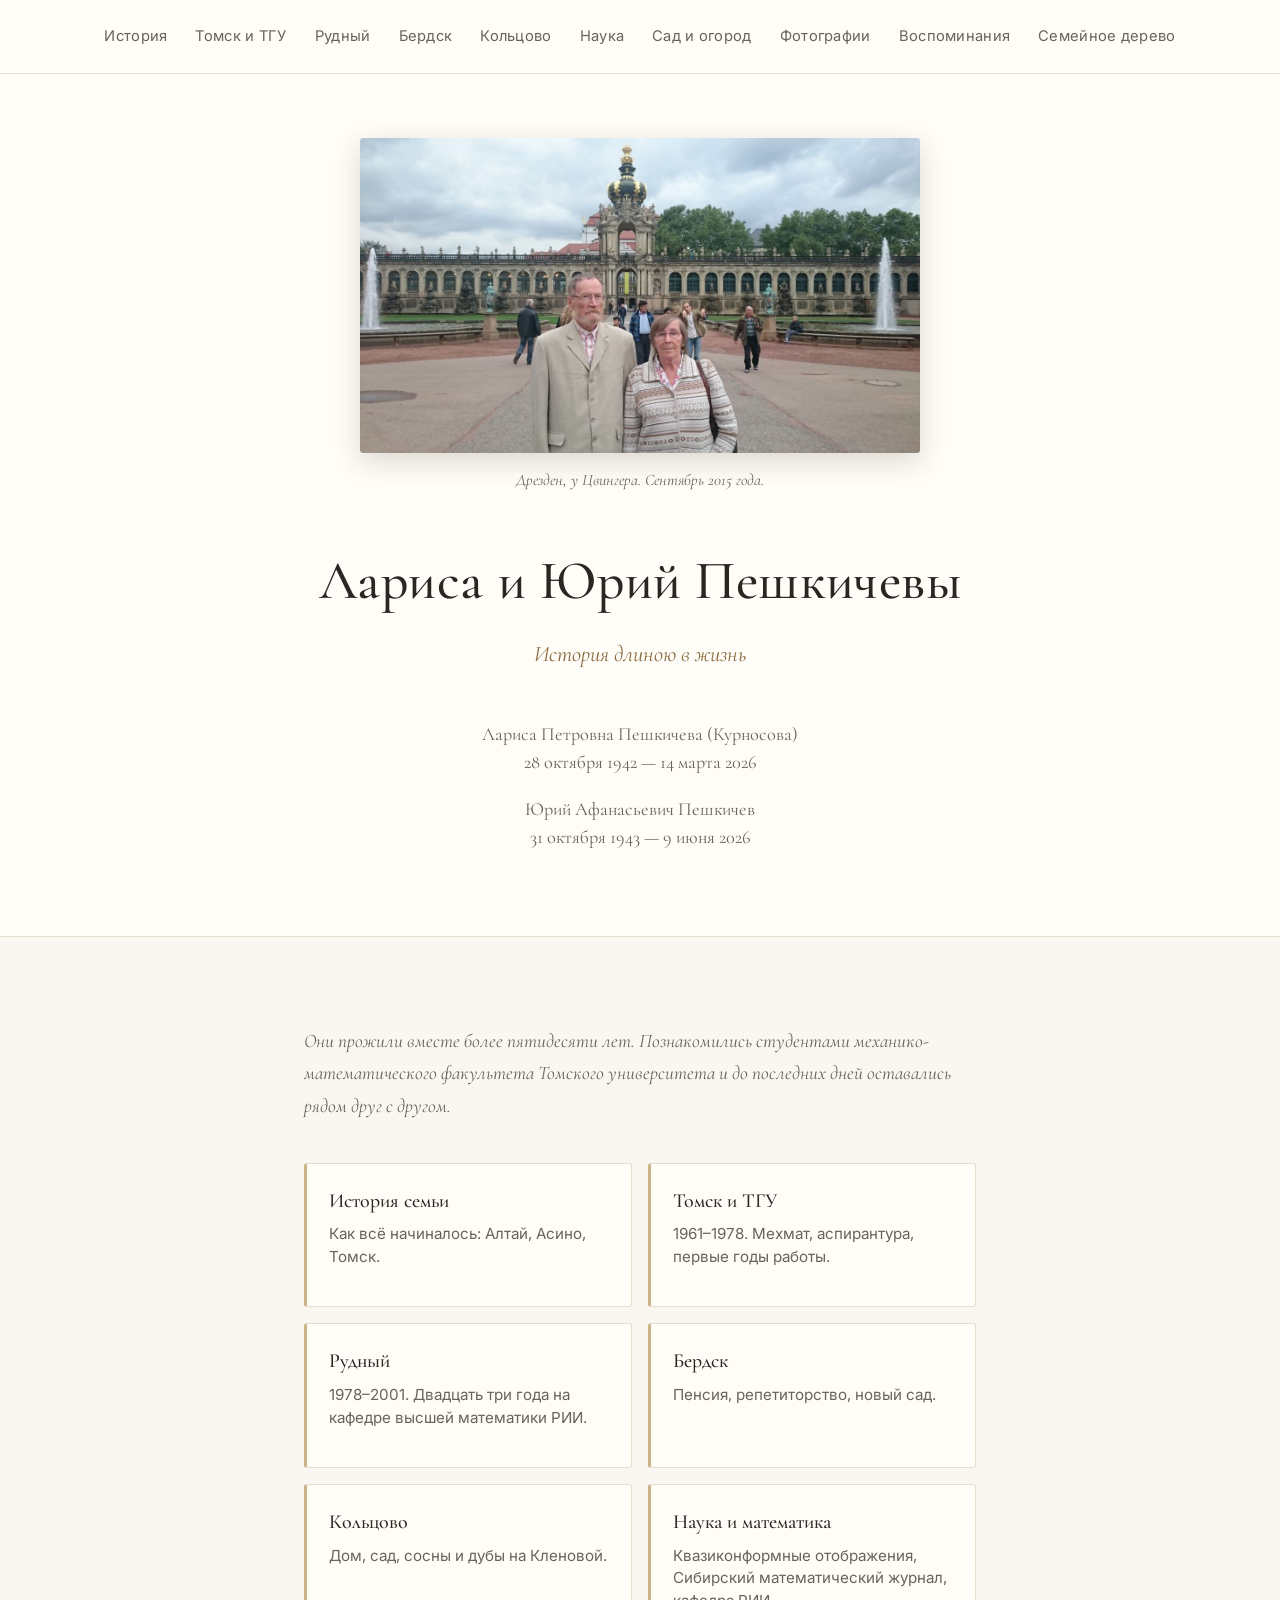
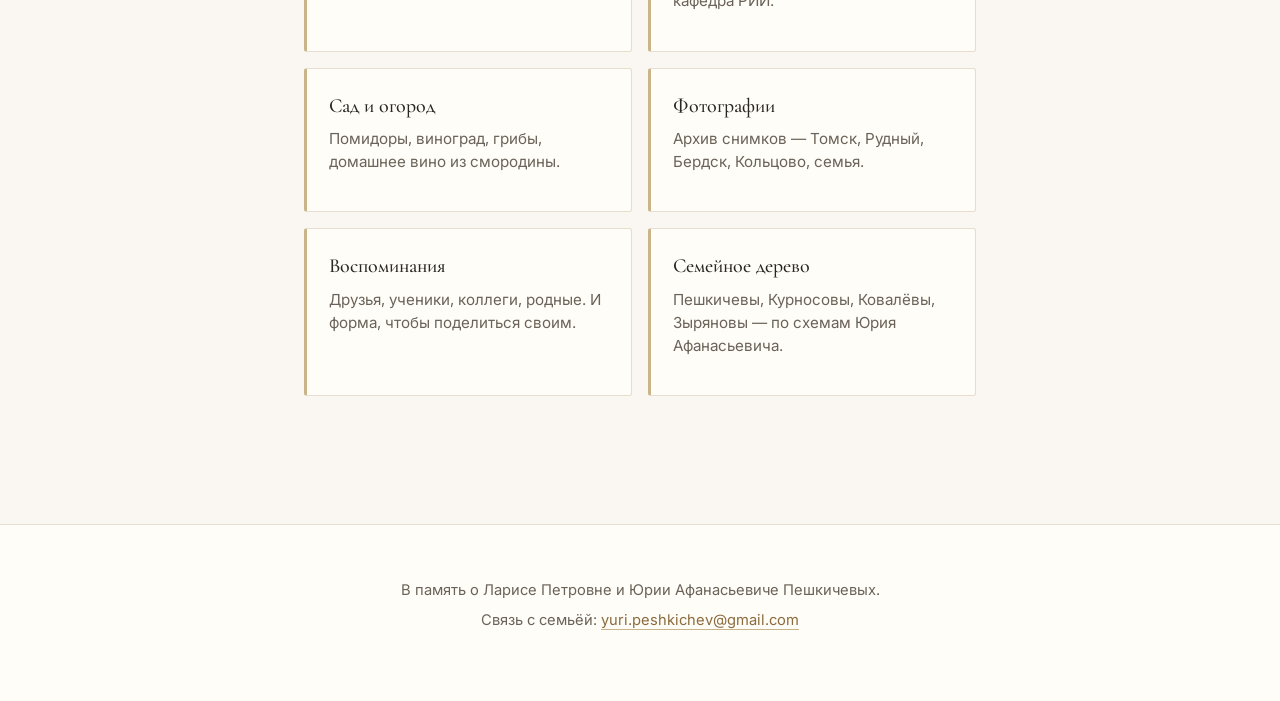
<file: index.html>
<!doctype html>
<html lang="ru">
<head>
  <meta charset="utf-8">
  <meta name="viewport" content="width=device-width, initial-scale=1">
  <title>Лариса и Юрий Пешкичевы — История длиною в жизнь</title>
  <meta name="description" content="Сайт памяти Ларисы Петровны и Юрия Афанасьевича Пешкичевых. Воспоминания, фотографии, семейная история.">
  <link rel="preconnect" href="https://fonts.googleapis.com">
  <link rel="preconnect" href="https://fonts.gstatic.com" crossorigin>
  <link href="https://fonts.googleapis.com/css2?family=Cormorant+Garamond:wght@400;500;600&family=Inter:wght@400;500&display=swap" rel="stylesheet">
  <link rel="stylesheet" href="styles.css">
</head>
<body>
  <header class="hero">
    <nav class="nav">
      <a href="history.html">История</a>
      <a href="tomsk.html">Томск и ТГУ</a>
      <a href="rudny.html">Рудный</a>
      <a href="berdsk.html">Бердск</a>
      <a href="koltsovo.html">Кольцово</a>
      <a href="science.html">Наука</a>
      <a href="garden.html">Сад и огород</a>
      <a href="photos.html">Фотографии</a>
      <a href="memories.html">Воспоминания</a>
      <a href="tree.html">Семейное дерево</a>
    </nav>
    <div class="hero-inner">
      <figure class="hero-photo">
        <img src="images/dresden.jpeg" alt="Лариса Петровна и Юрий Афанасьевич у Цвингера в Дрездене, сентябрь 2015" loading="eager">
        <figcaption>Дрезден, у Цвингера. Сентябрь 2015 года.</figcaption>
      </figure>
      <h1>Лариса и Юрий Пешкичевы</h1>
      <p class="subtitle"><em>История длиною в жизнь</em></p>
      <p class="dates">
        Лариса Петровна Пешкичева (Курносова)<br>
        28 октября 1942 — 14 марта 2026
      </p>
      <p class="dates">
        Юрий Афанасьевич Пешкичев<br>
        31 октября 1943 — 9 июня 2026
      </p>
    </div>
  </header>

  <main>
    <article class="section">
      <p class="page-lede">Они прожили вместе более пятидесяти лет. Познакомились студентами механико-математического факультета Томского университета и до последних дней оставались рядом друг с другом.</p>

      <div class="card-grid">
        <a class="section-card" href="history.html">
          <h3>История семьи</h3>
          <p>Как всё начиналось: Алтай, Асино, Томск.</p>
        </a>
        <a class="section-card" href="tomsk.html">
          <h3>Томск и ТГУ</h3>
          <p>1961–1978. Мехмат, аспирантура, первые годы работы.</p>
        </a>
        <a class="section-card" href="rudny.html">
          <h3>Рудный</h3>
          <p>1978–2001. Двадцать три года на кафедре высшей математики РИИ.</p>
        </a>
        <a class="section-card" href="berdsk.html">
          <h3>Бердск</h3>
          <p>Пенсия, репетиторство, новый сад.</p>
        </a>
        <a class="section-card" href="koltsovo.html">
          <h3>Кольцово</h3>
          <p>Дом, сад, сосны и дубы на Кленовой.</p>
        </a>
        <a class="section-card" href="science.html">
          <h3>Наука и математика</h3>
          <p>Квазиконформные отображения, Сибирский математический журнал, кафедра РИИ.</p>
        </a>
        <a class="section-card" href="garden.html">
          <h3>Сад и огород</h3>
          <p>Помидоры, виноград, грибы, домашнее вино из смородины.</p>
        </a>
        <a class="section-card" href="photos.html">
          <h3>Фотографии</h3>
          <p>Архив снимков — Томск, Рудный, Бердск, Кольцово, семья.</p>
        </a>
        <a class="section-card" href="memories.html">
          <h3>Воспоминания</h3>
          <p>Друзья, ученики, коллеги, родные. И форма, чтобы поделиться своим.</p>
        </a>
        <a class="section-card" href="tree.html">
          <h3>Семейное дерево</h3>
          <p>Пешкичевы, Курносовы, Ковалёвы, Зыряновы — по схемам Юрия Афанасьевича.</p>
        </a>
      </div>
    </article>
  </main>

  <footer class="footer">
    <p>В память о Ларисе Петровне и Юрии Афанасьевиче Пешкичевых.</p>
    <p>Связь с семьёй: <a href="mailto:yuri.peshkichev@gmail.com">yuri.peshkichev@gmail.com</a></p>
  </footer>
</body>
</html>
</file>
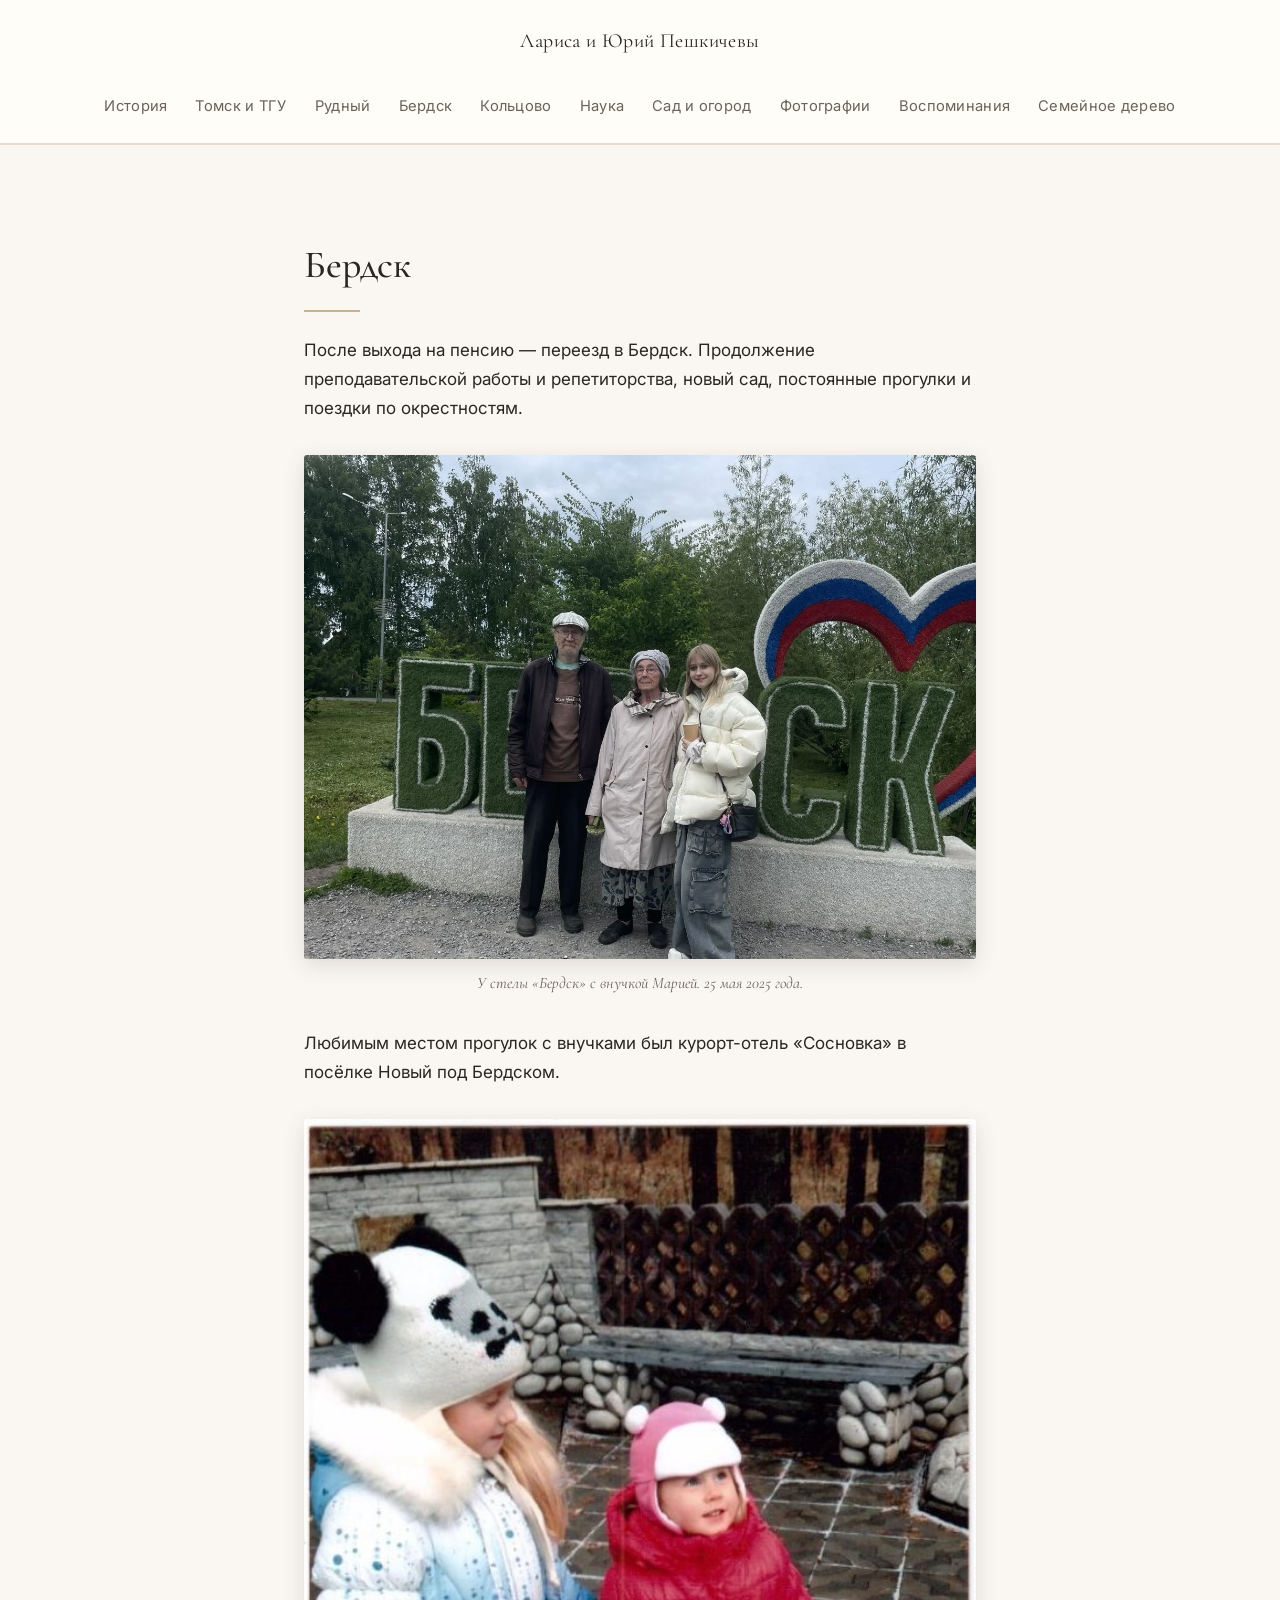
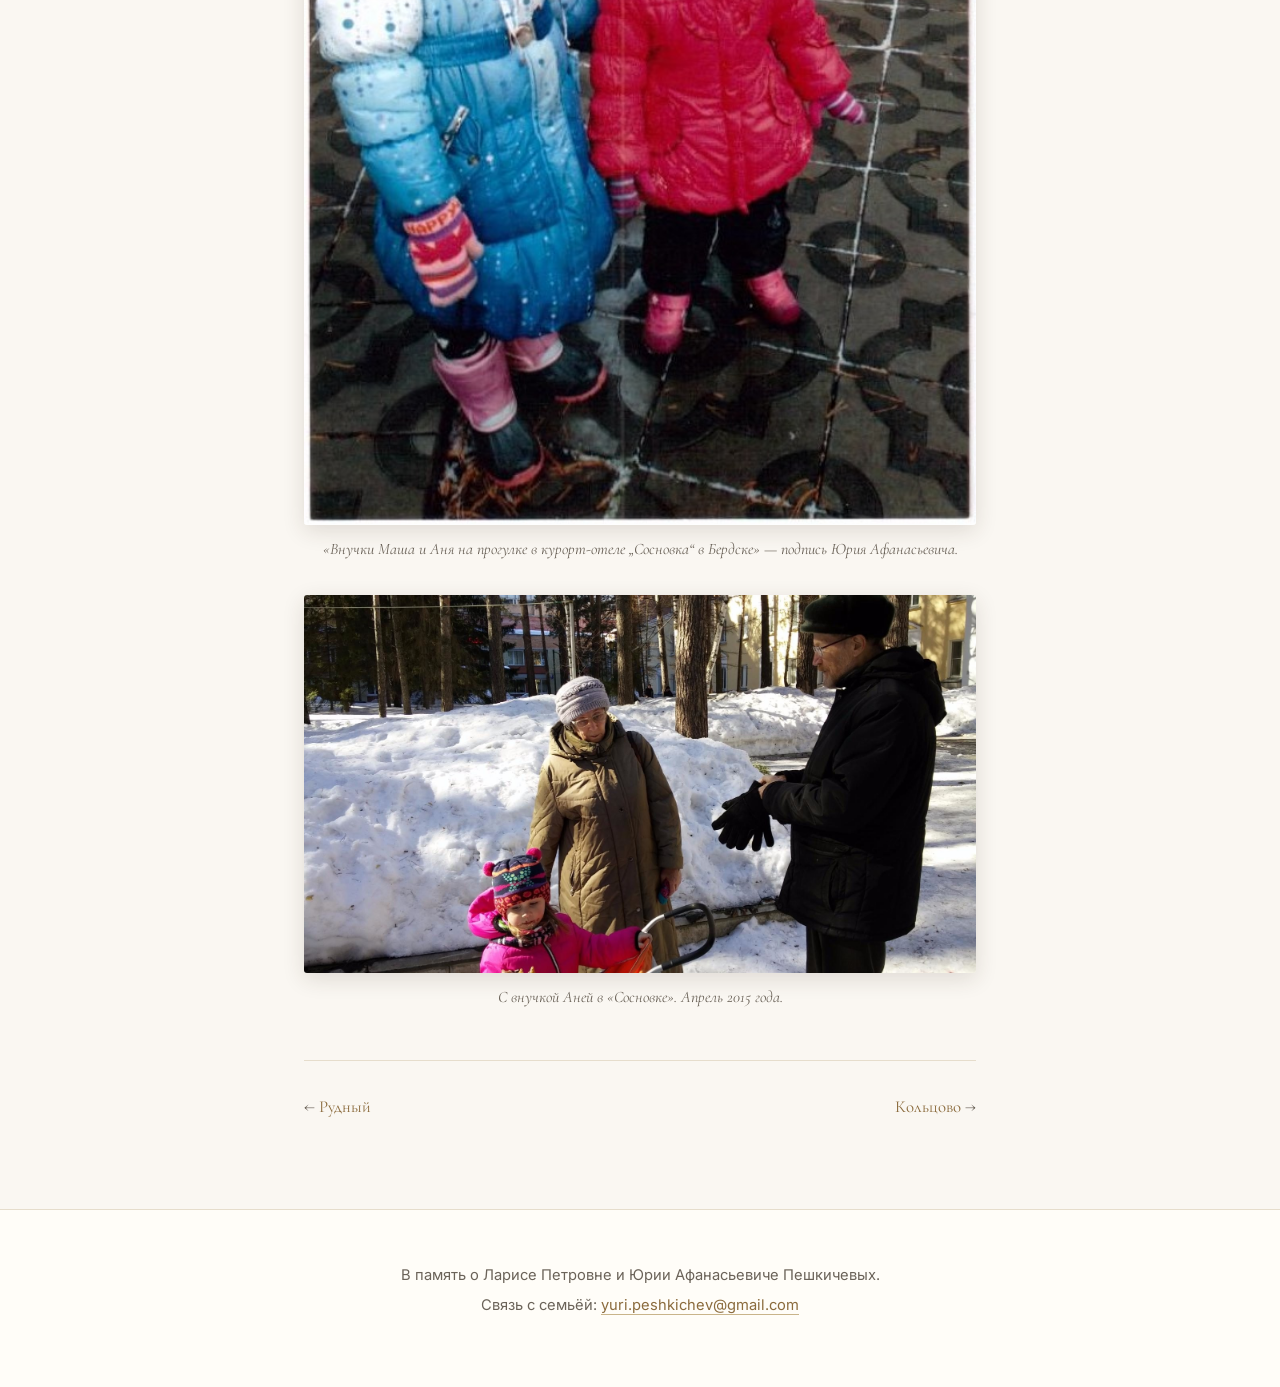
<file: berdsk.html>
<!doctype html>
<html lang="ru">
<head>
  <meta charset="utf-8">
  <meta name="viewport" content="width=device-width, initial-scale=1">
  <title>Бердск — Лариса и Юрий Пешкичевы</title>
  <link rel="preconnect" href="https://fonts.googleapis.com">
  <link rel="preconnect" href="https://fonts.gstatic.com" crossorigin>
  <link href="https://fonts.googleapis.com/css2?family=Cormorant+Garamond:wght@400;500;600&family=Inter:wght@400;500&display=swap" rel="stylesheet">
  <link rel="stylesheet" href="styles.css">
</head>
<body>
  <header class="site-header">
    <a href="index.html" class="site-title">Лариса и Юрий Пешкичевы</a>
    <nav class="nav">
      <a href="history.html">История</a>
      <a href="tomsk.html">Томск и ТГУ</a>
      <a href="rudny.html">Рудный</a>
      <a href="berdsk.html">Бердск</a>
      <a href="koltsovo.html">Кольцово</a>
      <a href="science.html">Наука</a>
      <a href="garden.html">Сад и огород</a>
      <a href="photos.html">Фотографии</a>
      <a href="memories.html">Воспоминания</a>
      <a href="tree.html">Семейное дерево</a>
    </nav>
  </header>
  <main>
    <article class="section">
      <h1>Бердск</h1>
      <p>После выхода на пенсию — переезд в Бердск. Продолжение преподавательской работы и репетиторства, новый сад, постоянные прогулки и поездки по окрестностям.</p>
      <figure class="section-photo">
        <img src="images/berdsk-2025-05-25/photo-1.jpeg" alt="Юрий Афанасьевич, Лариса Петровна и внучка Мария у стелы «Бердск»" loading="lazy">
        <figcaption>У стелы «Бердск» с внучкой Марией. 25 мая 2025 года.</figcaption>
      </figure>
      <p>Любимым местом прогулок с внучками был курорт-отель «Сосновка» в посёлке Новый под Бердском.</p>
      <figure class="section-photo">
        <img src="images/berdsk/sosnovka-vnuchki.jpeg" alt="Внучки Маша и Аня на прогулке в «Сосновке»" loading="lazy">
        <figcaption>«Внучки Маша и Аня на прогулке в курорт-отеле „Сосновка“ в Бердске» — подпись Юрия Афанасьевича.</figcaption>
      </figure>
      <figure class="section-photo">
        <img src="images/berdsk/sosnovka-anya-2015.jpeg" alt="Лариса Петровна, Юрий Афанасьевич и внучка Аня на зимней прогулке в «Сосновке»" loading="lazy">
        <figcaption>С внучкой Аней в «Сосновке». Апрель 2015 года.</figcaption>
      </figure>

      <nav class="page-nav">
        <a class="prev" href="rudny.html">Рудный</a>
        <span class="spacer"></span>
        <a class="next" href="koltsovo.html">Кольцово</a>
      </nav>
    </article>
  </main>
  <footer class="footer">
    <p>В память о Ларисе Петровне и Юрии Афанасьевиче Пешкичевых.</p>
    <p>Связь с семьёй: <a href="mailto:yuri.peshkichev@gmail.com">yuri.peshkichev@gmail.com</a></p>
  </footer>
</body>
</html>
</file>
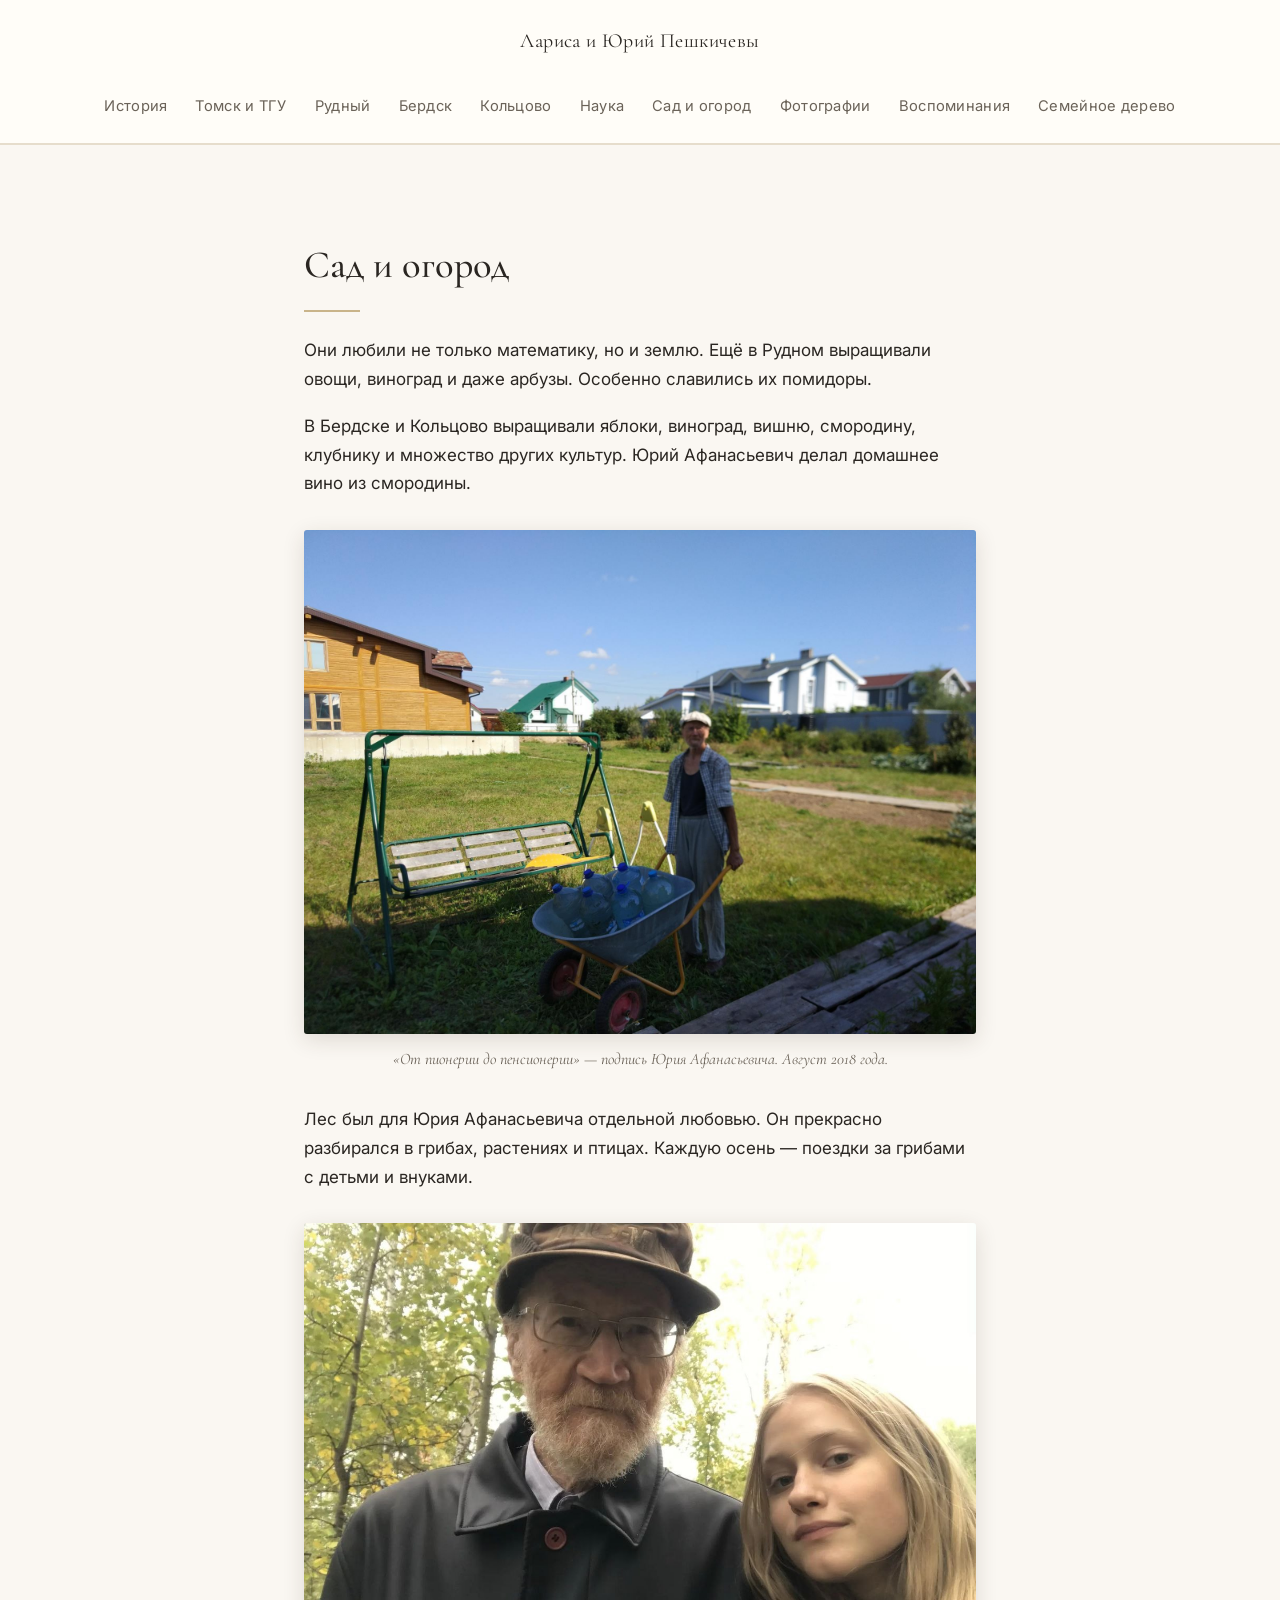
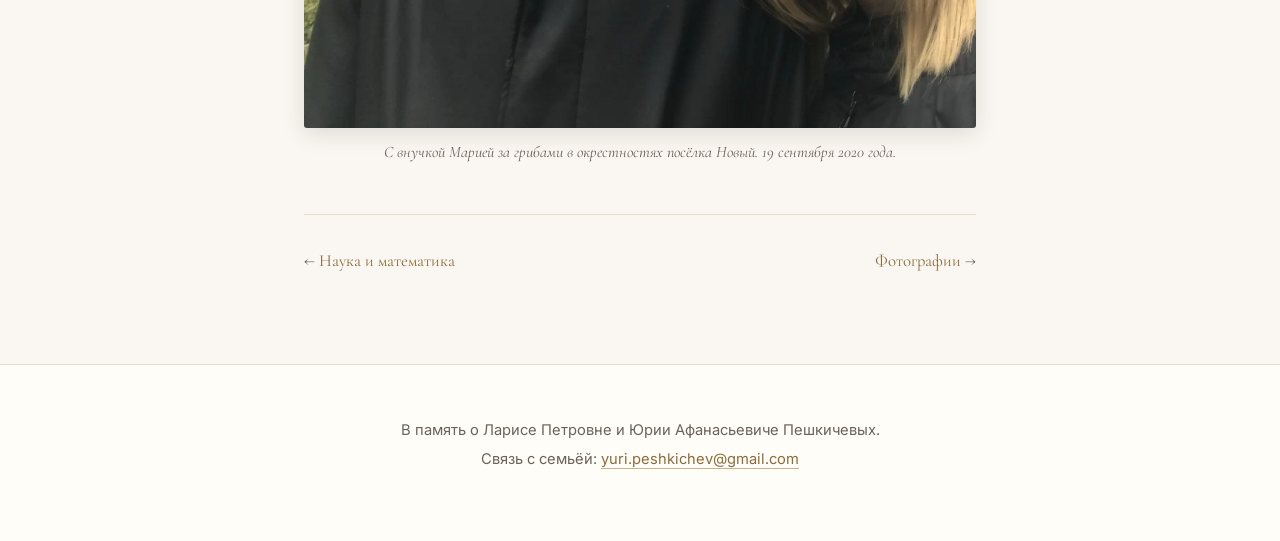
<file: garden.html>
<!doctype html>
<html lang="ru">
<head>
  <meta charset="utf-8">
  <meta name="viewport" content="width=device-width, initial-scale=1">
  <title>Сад и огород — Лариса и Юрий Пешкичевы</title>
  <link rel="preconnect" href="https://fonts.googleapis.com">
  <link rel="preconnect" href="https://fonts.gstatic.com" crossorigin>
  <link href="https://fonts.googleapis.com/css2?family=Cormorant+Garamond:wght@400;500;600&family=Inter:wght@400;500&display=swap" rel="stylesheet">
  <link rel="stylesheet" href="styles.css">
</head>
<body>
  <header class="site-header">
    <a href="index.html" class="site-title">Лариса и Юрий Пешкичевы</a>
    <nav class="nav">
      <a href="history.html">История</a>
      <a href="tomsk.html">Томск и ТГУ</a>
      <a href="rudny.html">Рудный</a>
      <a href="berdsk.html">Бердск</a>
      <a href="koltsovo.html">Кольцово</a>
      <a href="science.html">Наука</a>
      <a href="garden.html">Сад и огород</a>
      <a href="photos.html">Фотографии</a>
      <a href="memories.html">Воспоминания</a>
      <a href="tree.html">Семейное дерево</a>
    </nav>
  </header>
  <main>
    <article class="section">
      <h1>Сад и огород</h1>
      <p>Они любили не только математику, но и землю. Ещё в Рудном выращивали овощи, виноград и даже арбузы. Особенно славились их помидоры.</p>
      <p>В Бердске и Кольцово выращивали яблоки, виноград, вишню, смородину, клубнику и множество других культур. Юрий Афанасьевич делал домашнее вино из смородины.</p>
      <figure class="section-photo">
        <img src="images/garden/ot-pionerii.jpeg" alt="Юрий Афанасьевич с тачкой в саду" loading="lazy">
        <figcaption>«От пионерии до пенсионерии» — подпись Юрия Афанасьевича. Август 2018 года.</figcaption>
      </figure>
      <p>Лес был для Юрия Афанасьевича отдельной любовью. Он прекрасно разбирался в грибах, растениях и птицах. Каждую осень — поездки за грибами с детьми и внуками.</p>
      <figure class="section-photo">
        <img src="images/novy-2020-09-19/photo-1.jpeg" alt="Юрий Афанасьевич с внучкой Марией в лесу за грибами" loading="lazy">
        <figcaption>С внучкой Марией за грибами в окрестностях посёлка Новый. 19 сентября 2020 года.</figcaption>
      </figure>

      <nav class="page-nav">
        <a class="prev" href="science.html">Наука и математика</a>
        <span class="spacer"></span>
        <a class="next" href="photos.html">Фотографии</a>
      </nav>
    </article>
  </main>
  <footer class="footer">
    <p>В память о Ларисе Петровне и Юрии Афанасьевиче Пешкичевых.</p>
    <p>Связь с семьёй: <a href="mailto:yuri.peshkichev@gmail.com">yuri.peshkichev@gmail.com</a></p>
  </footer>
</body>
</html>
</file>
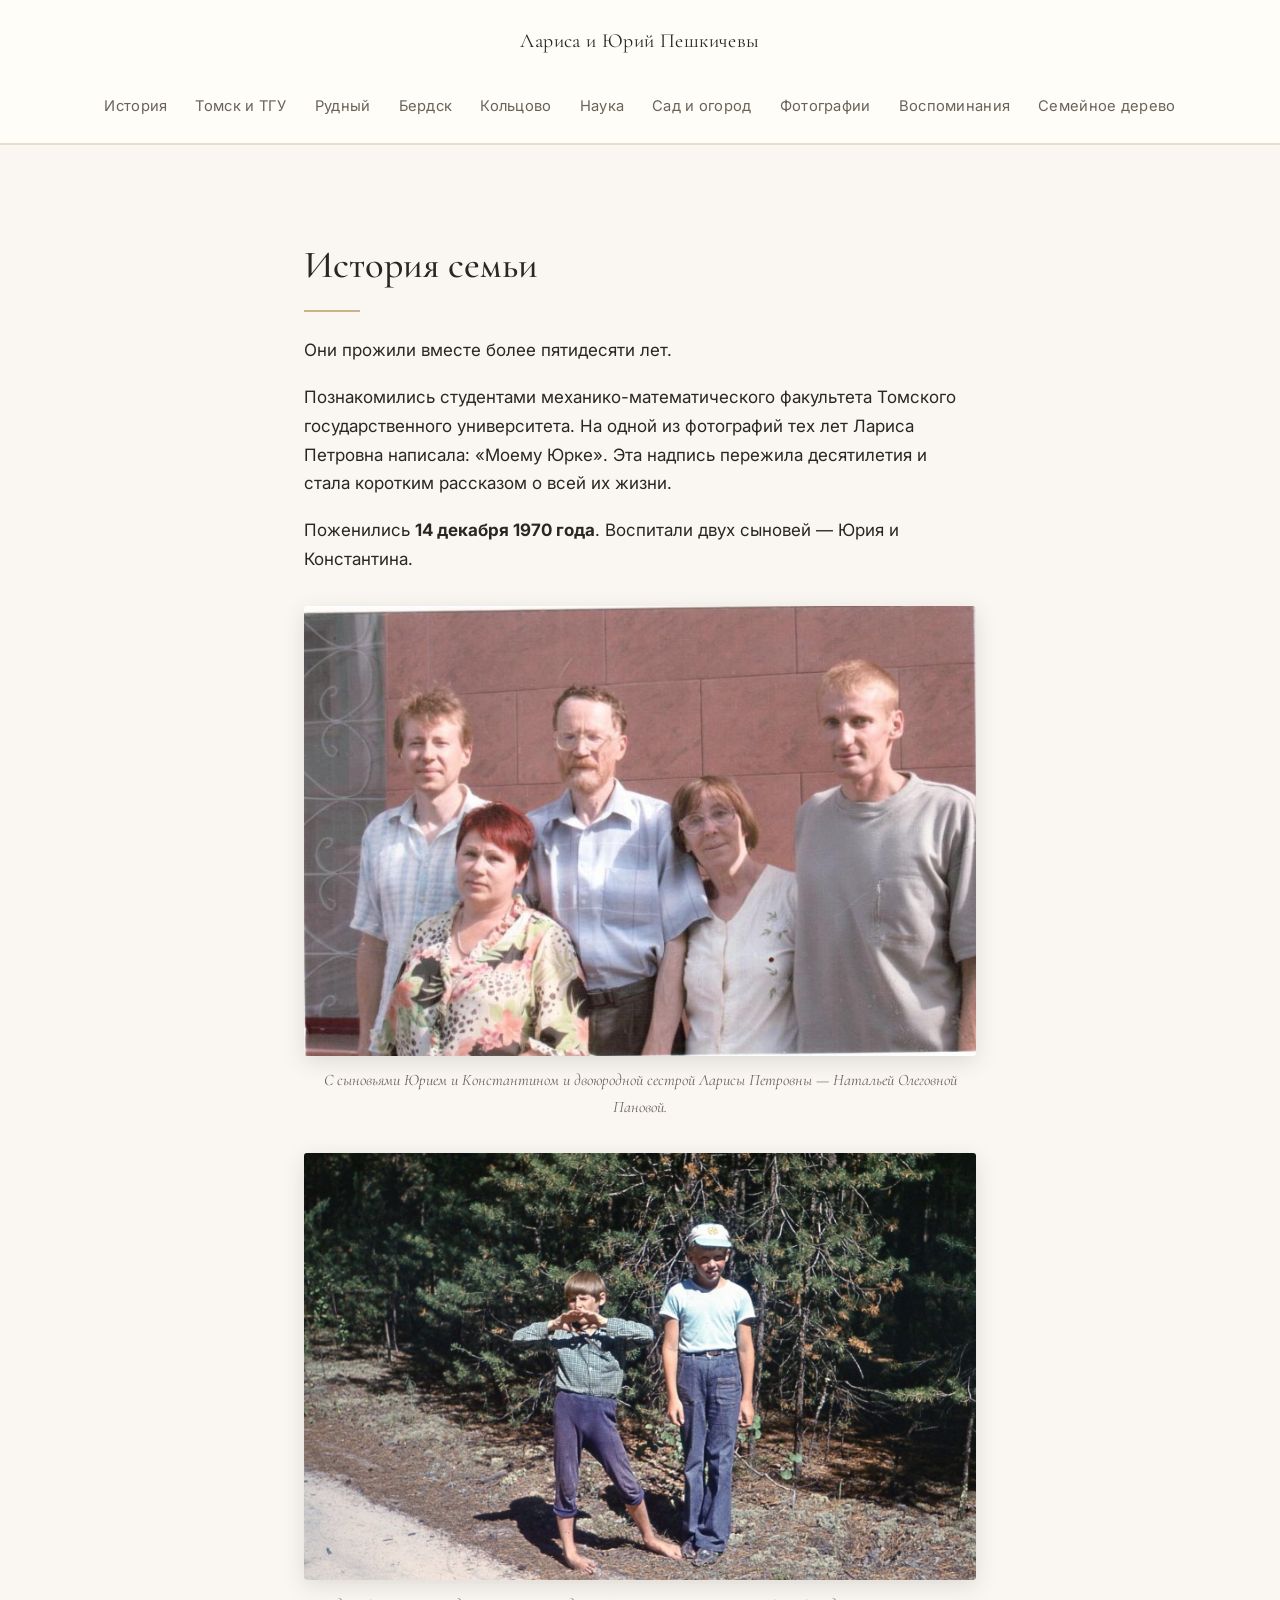
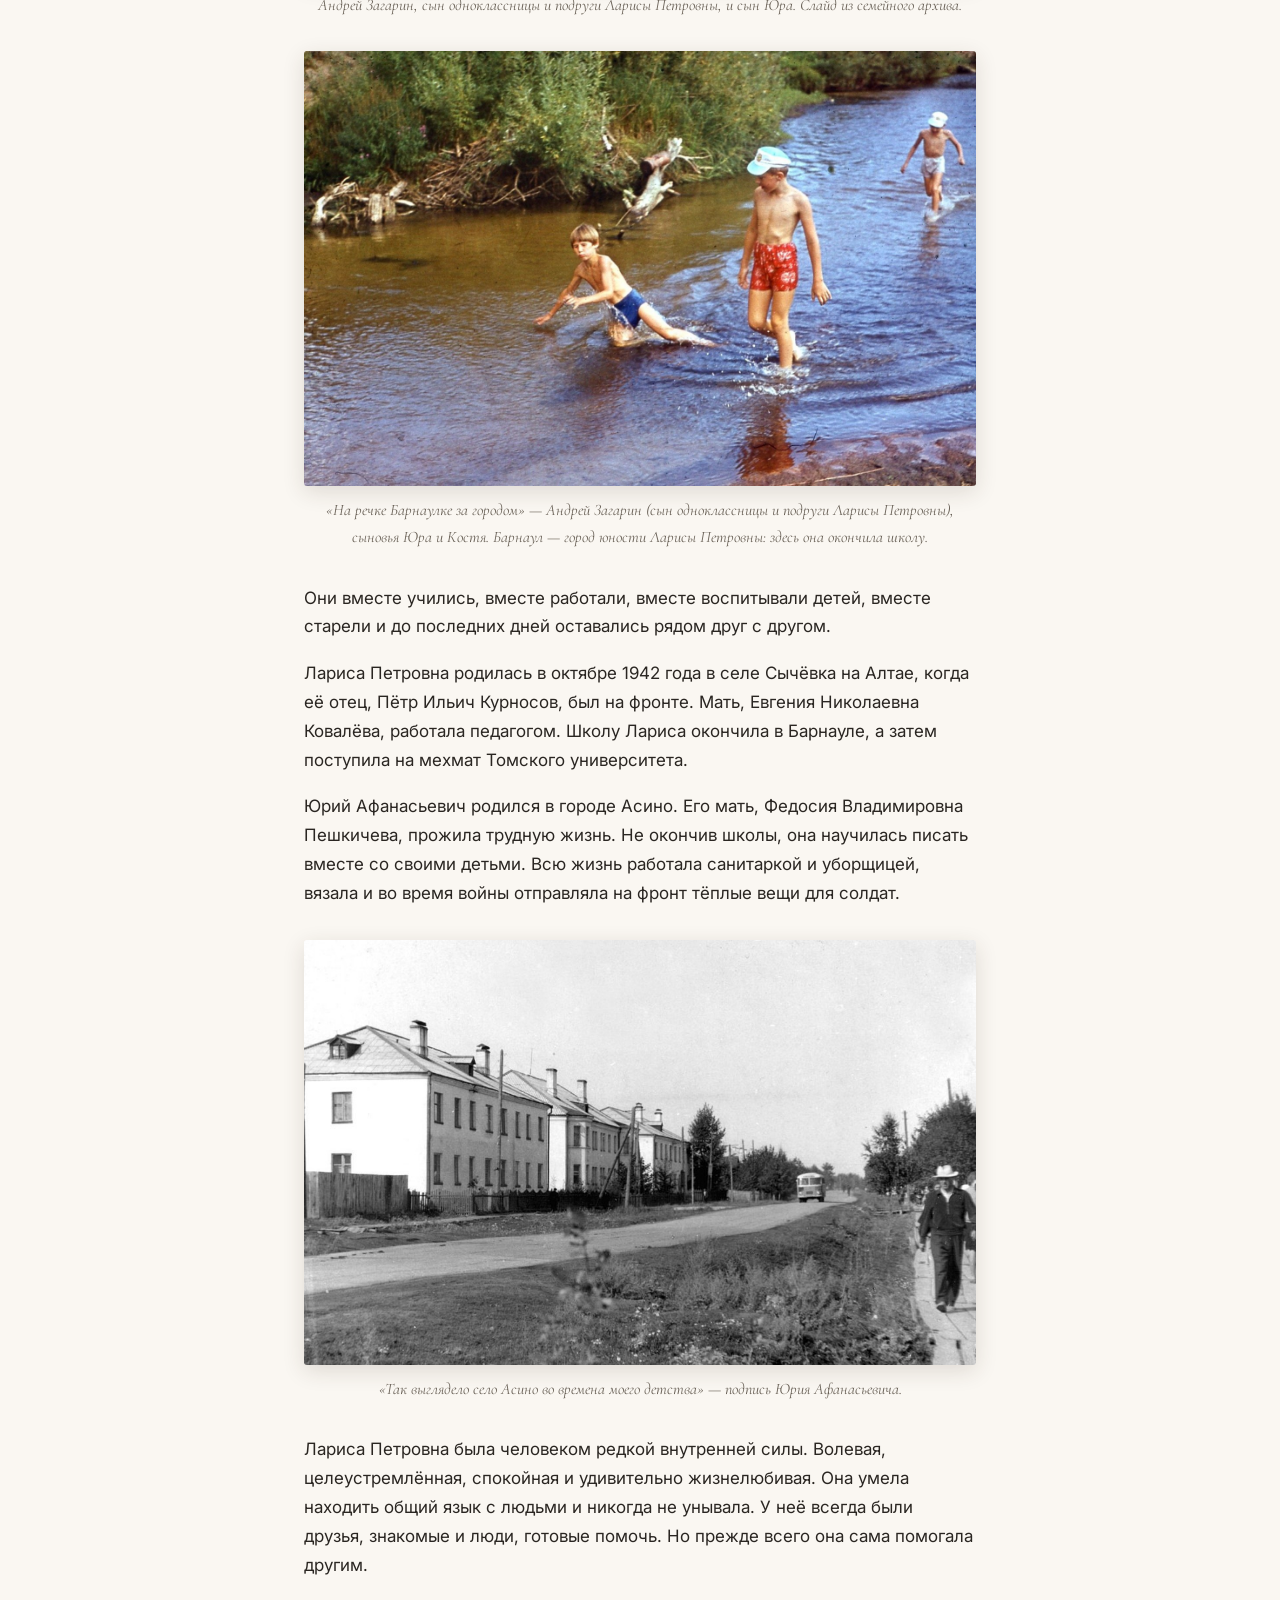
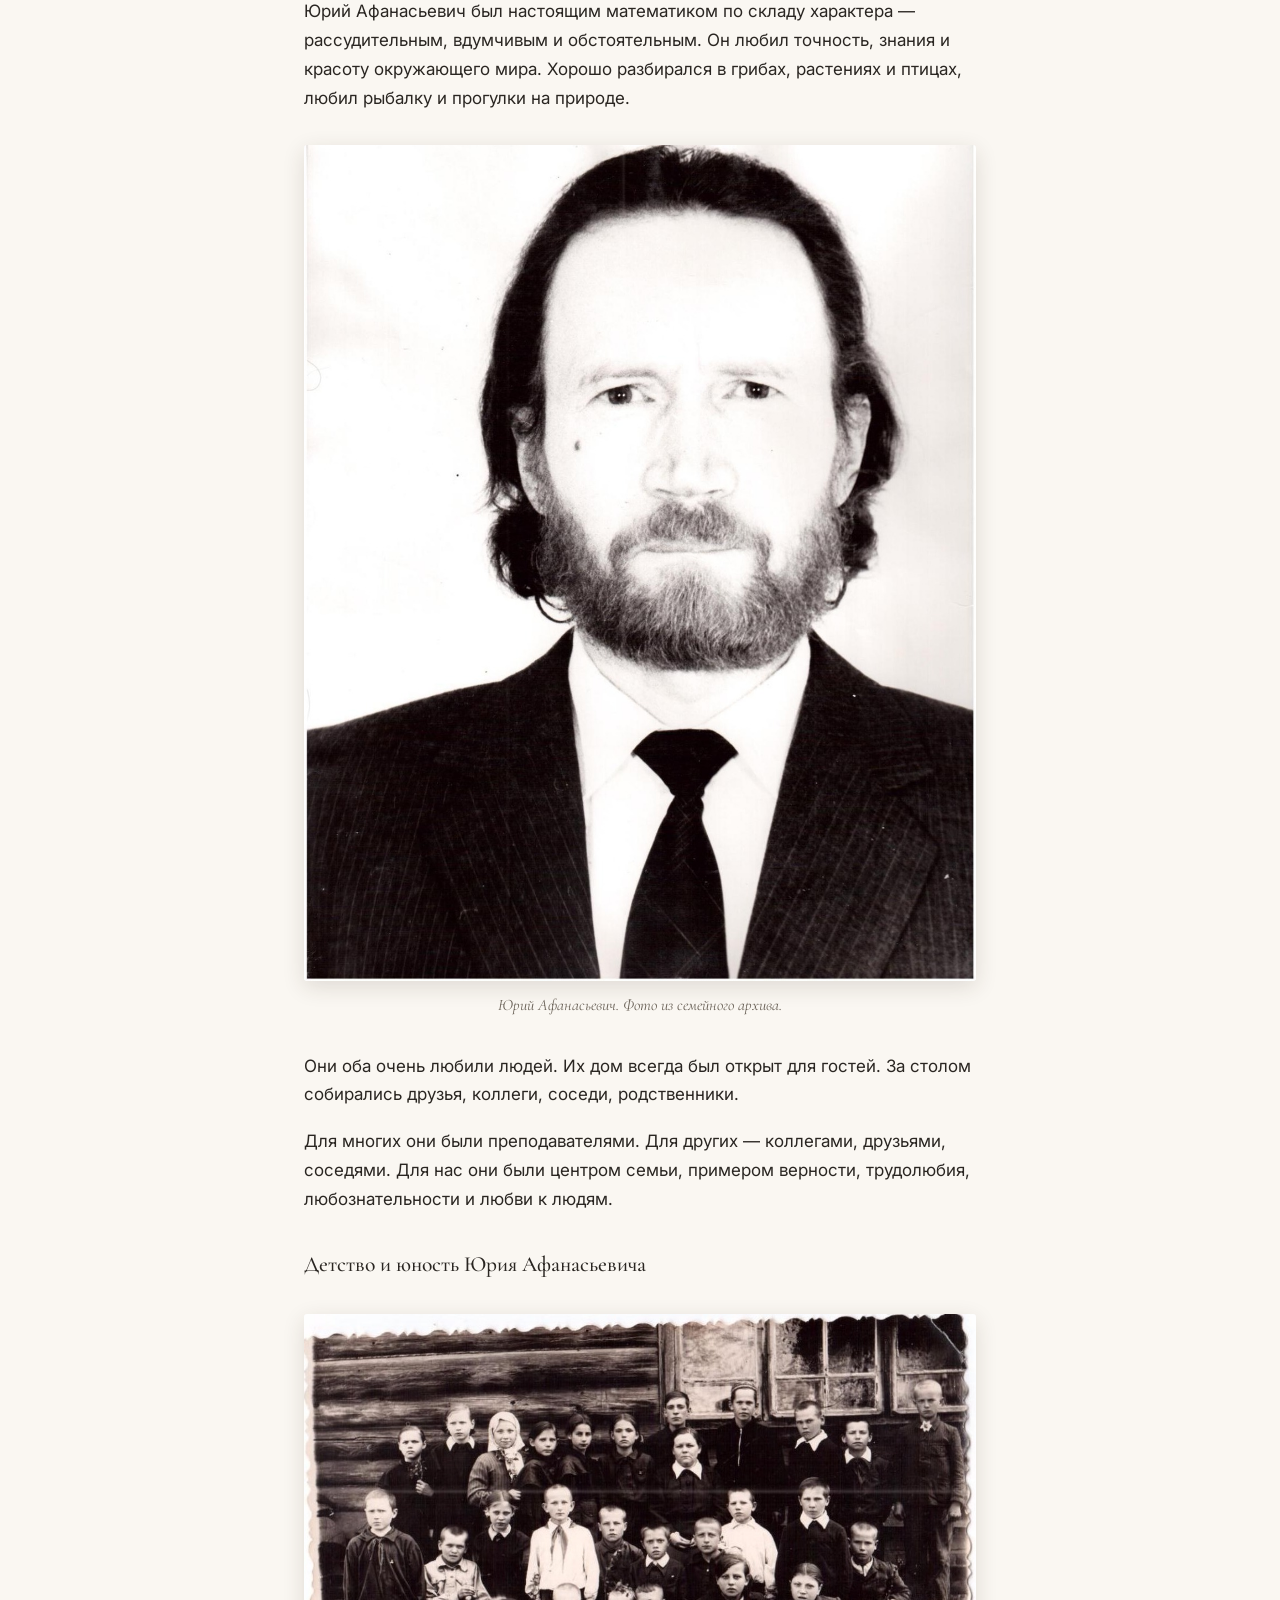
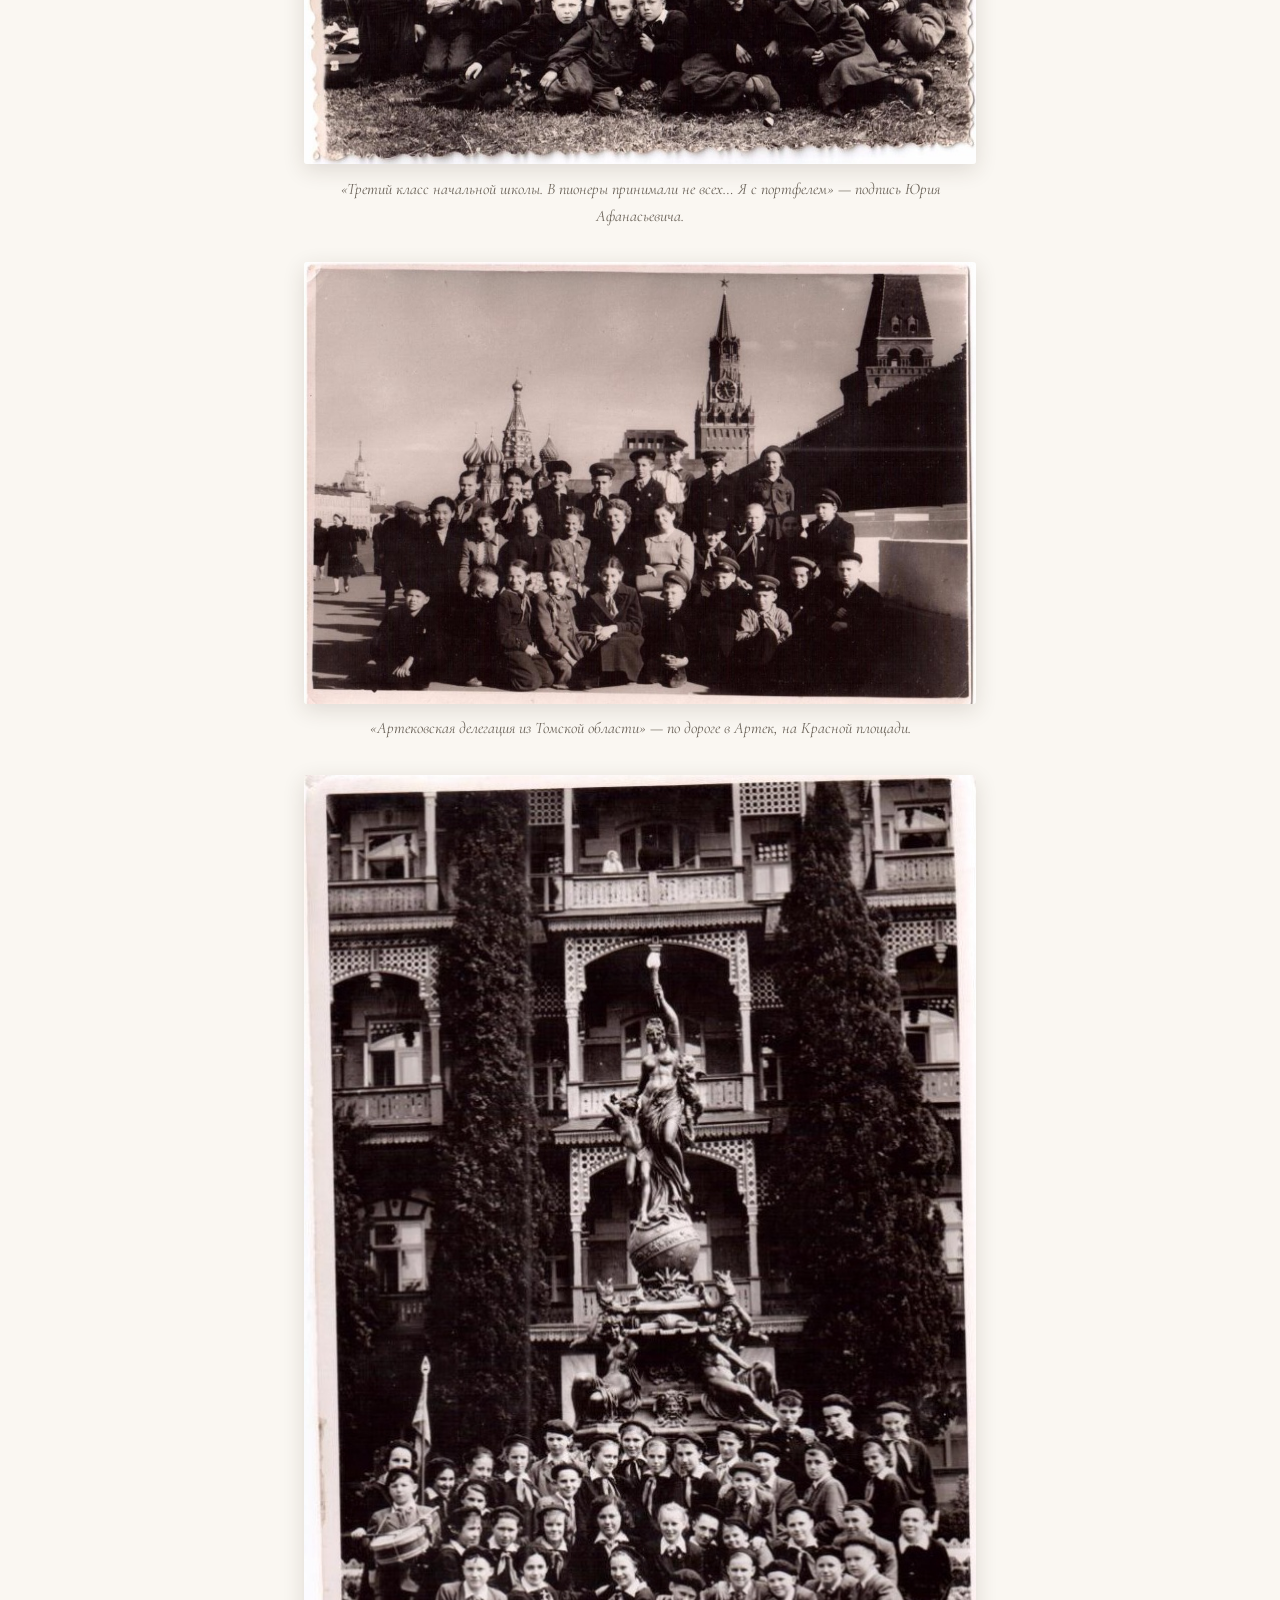
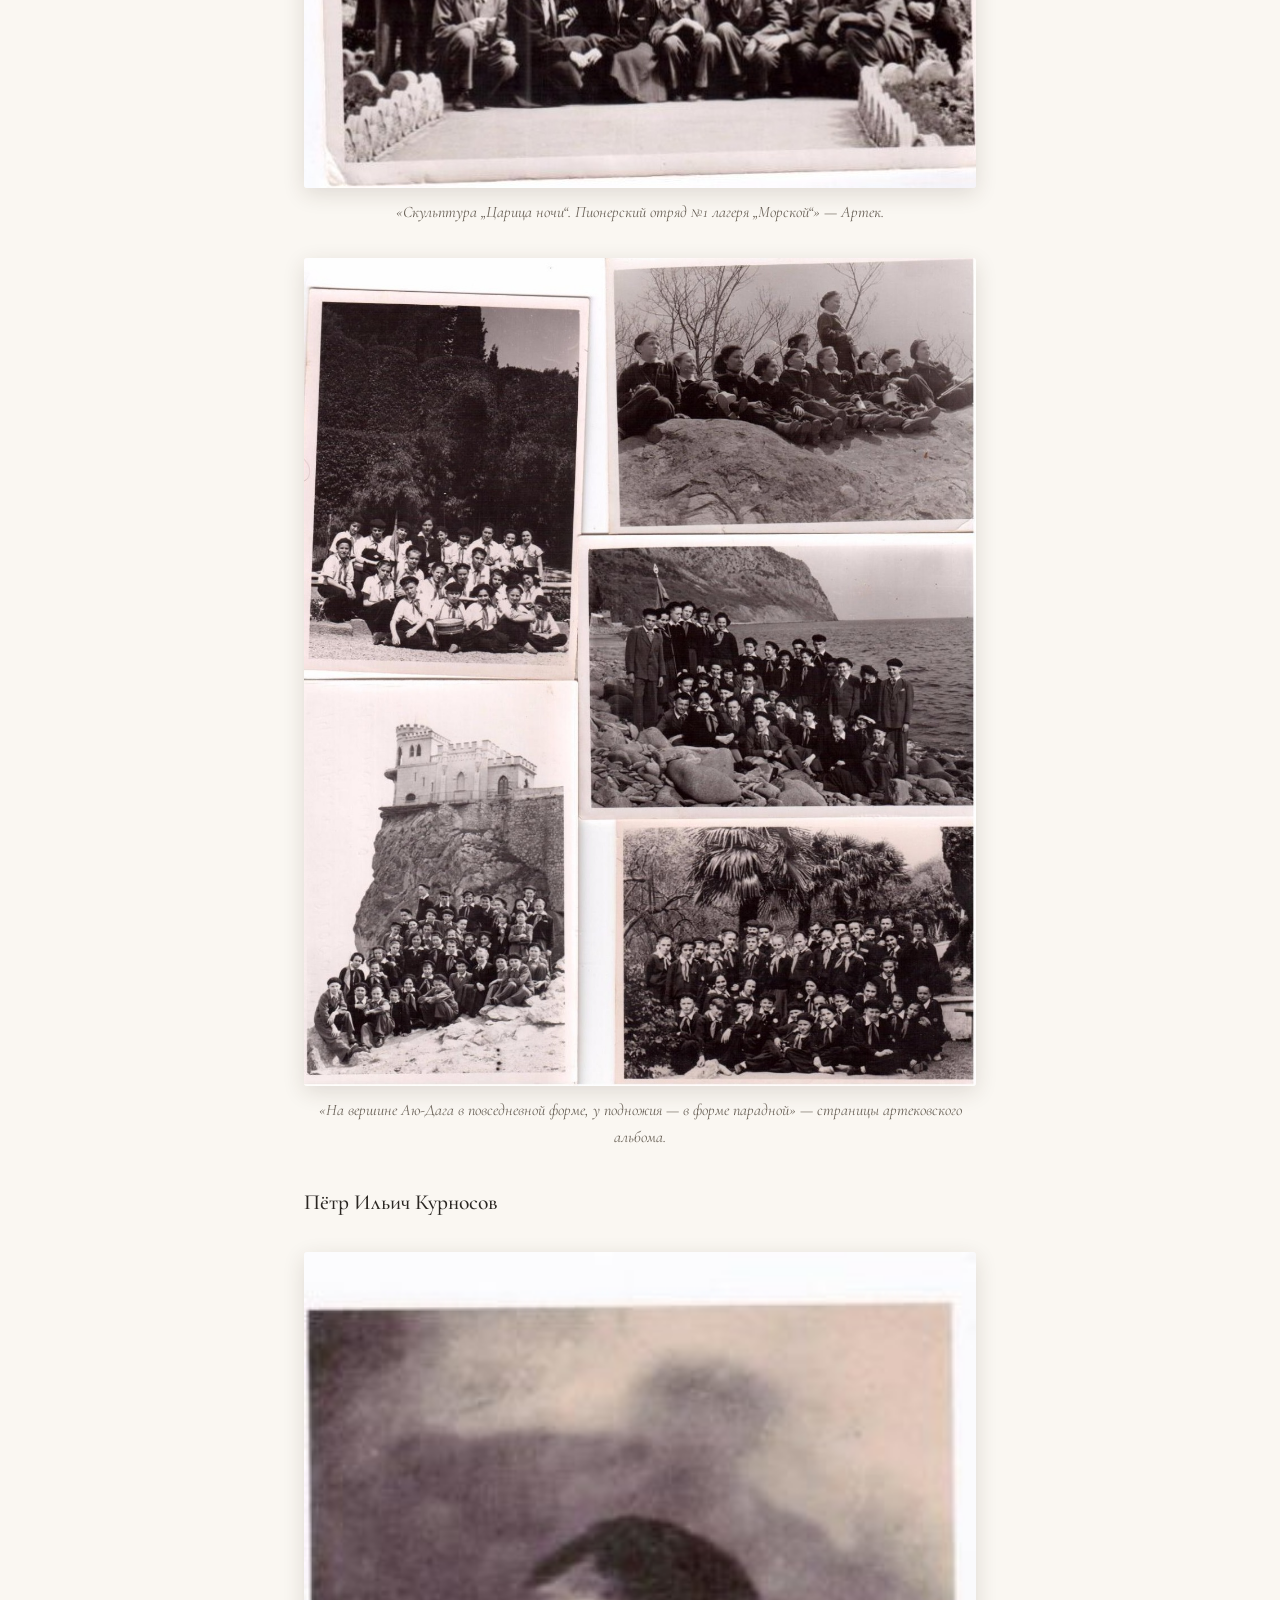
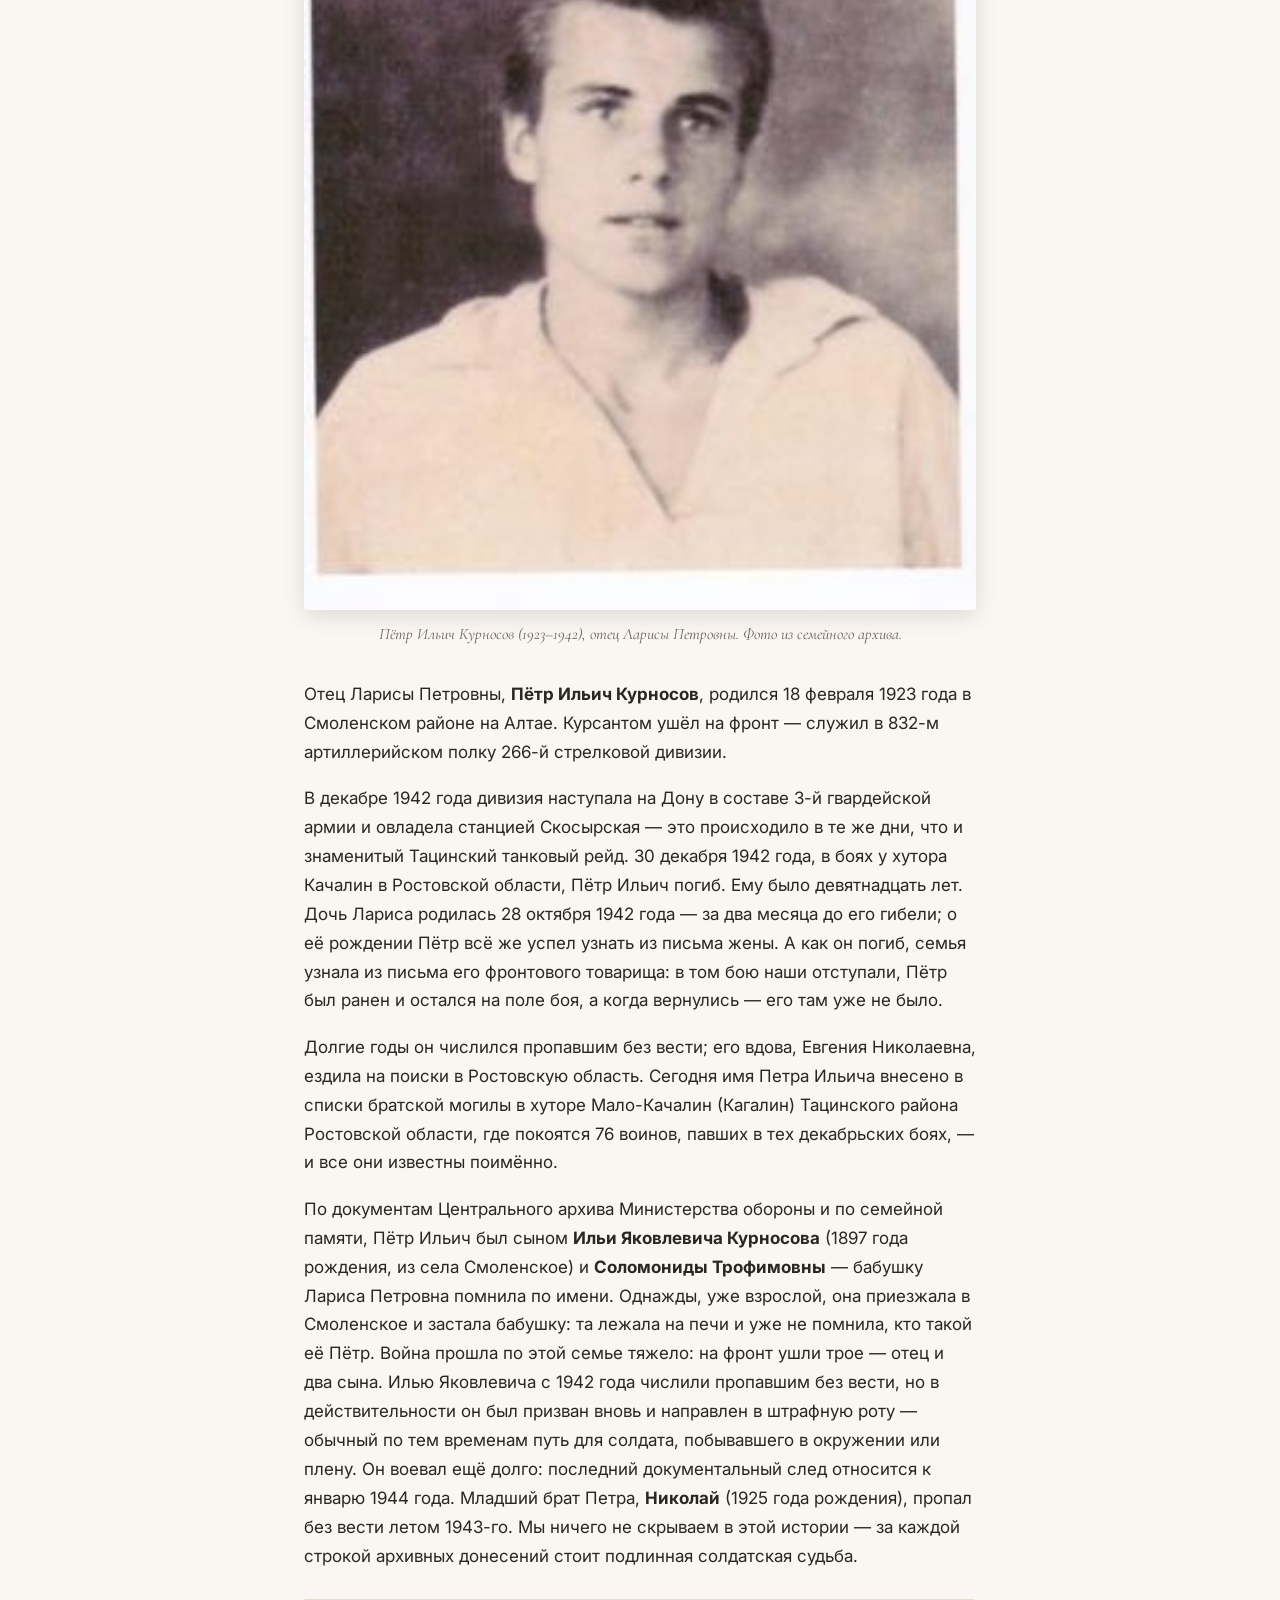
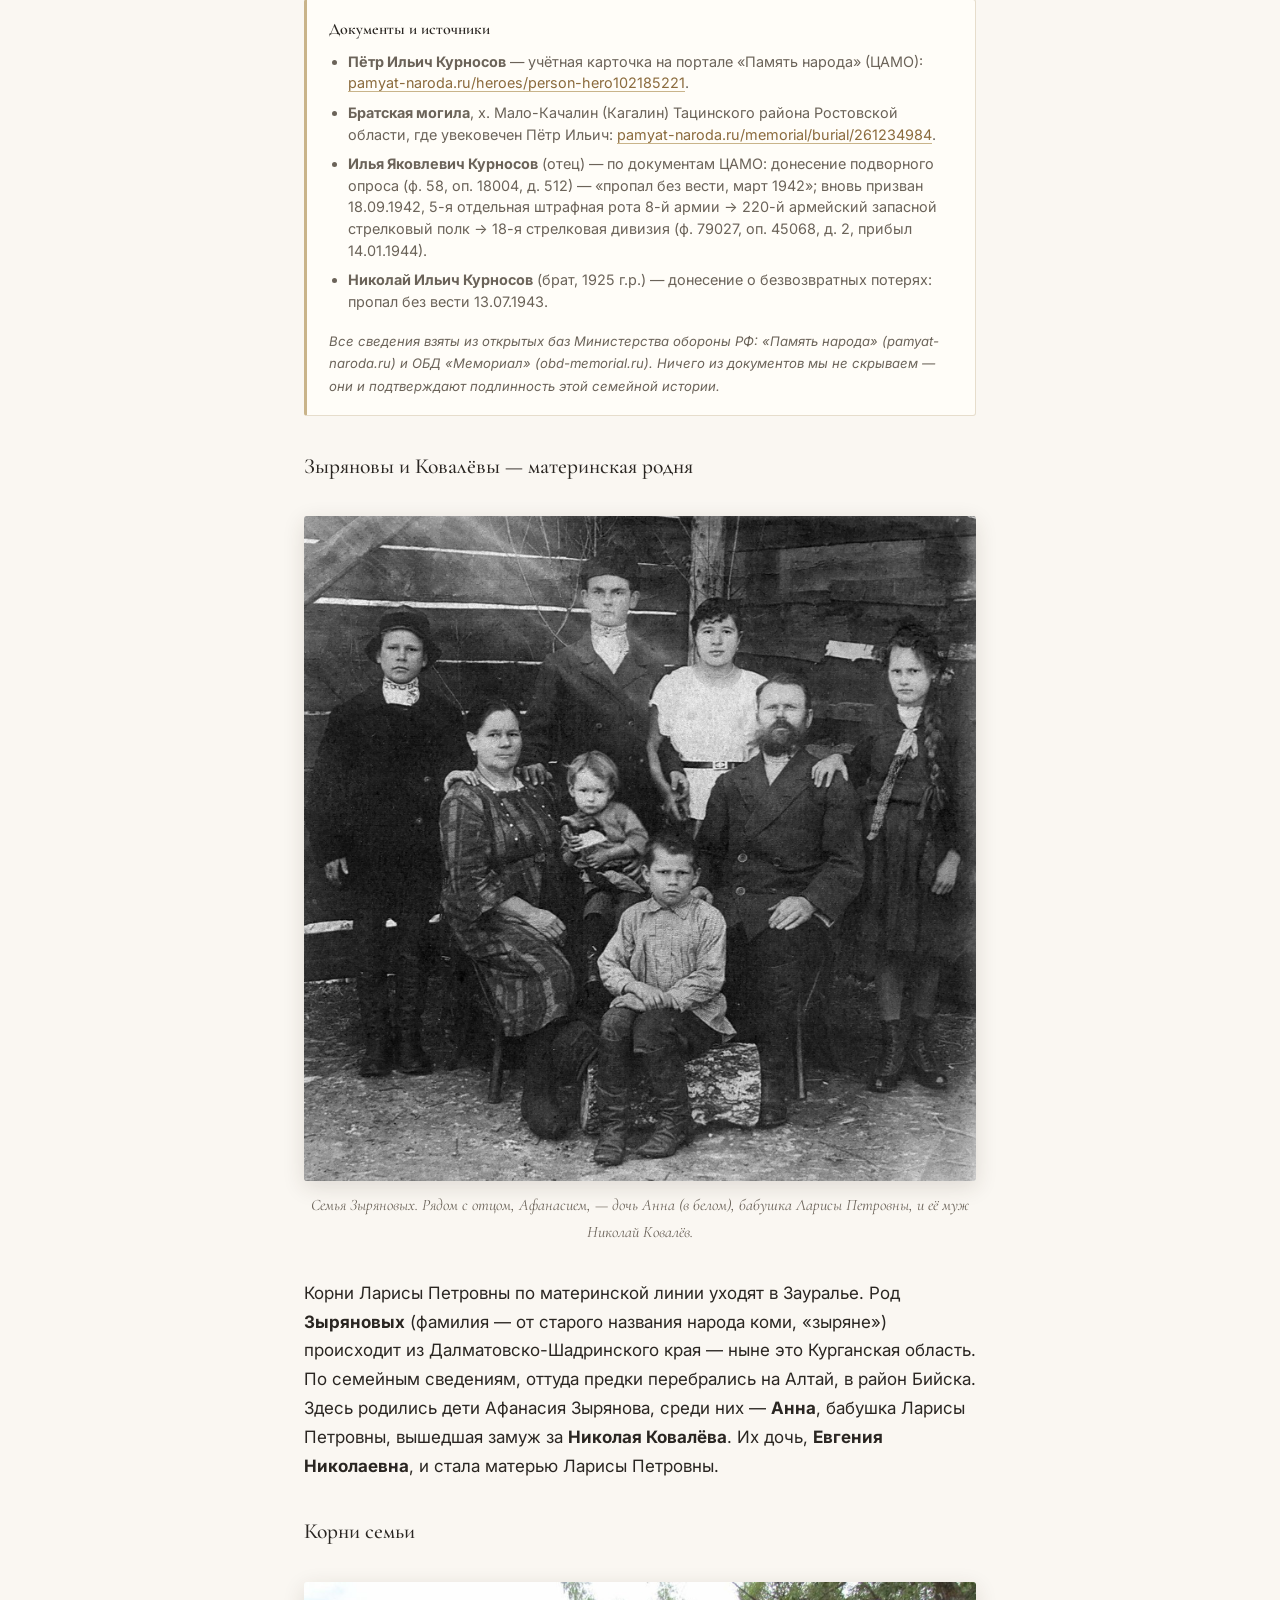
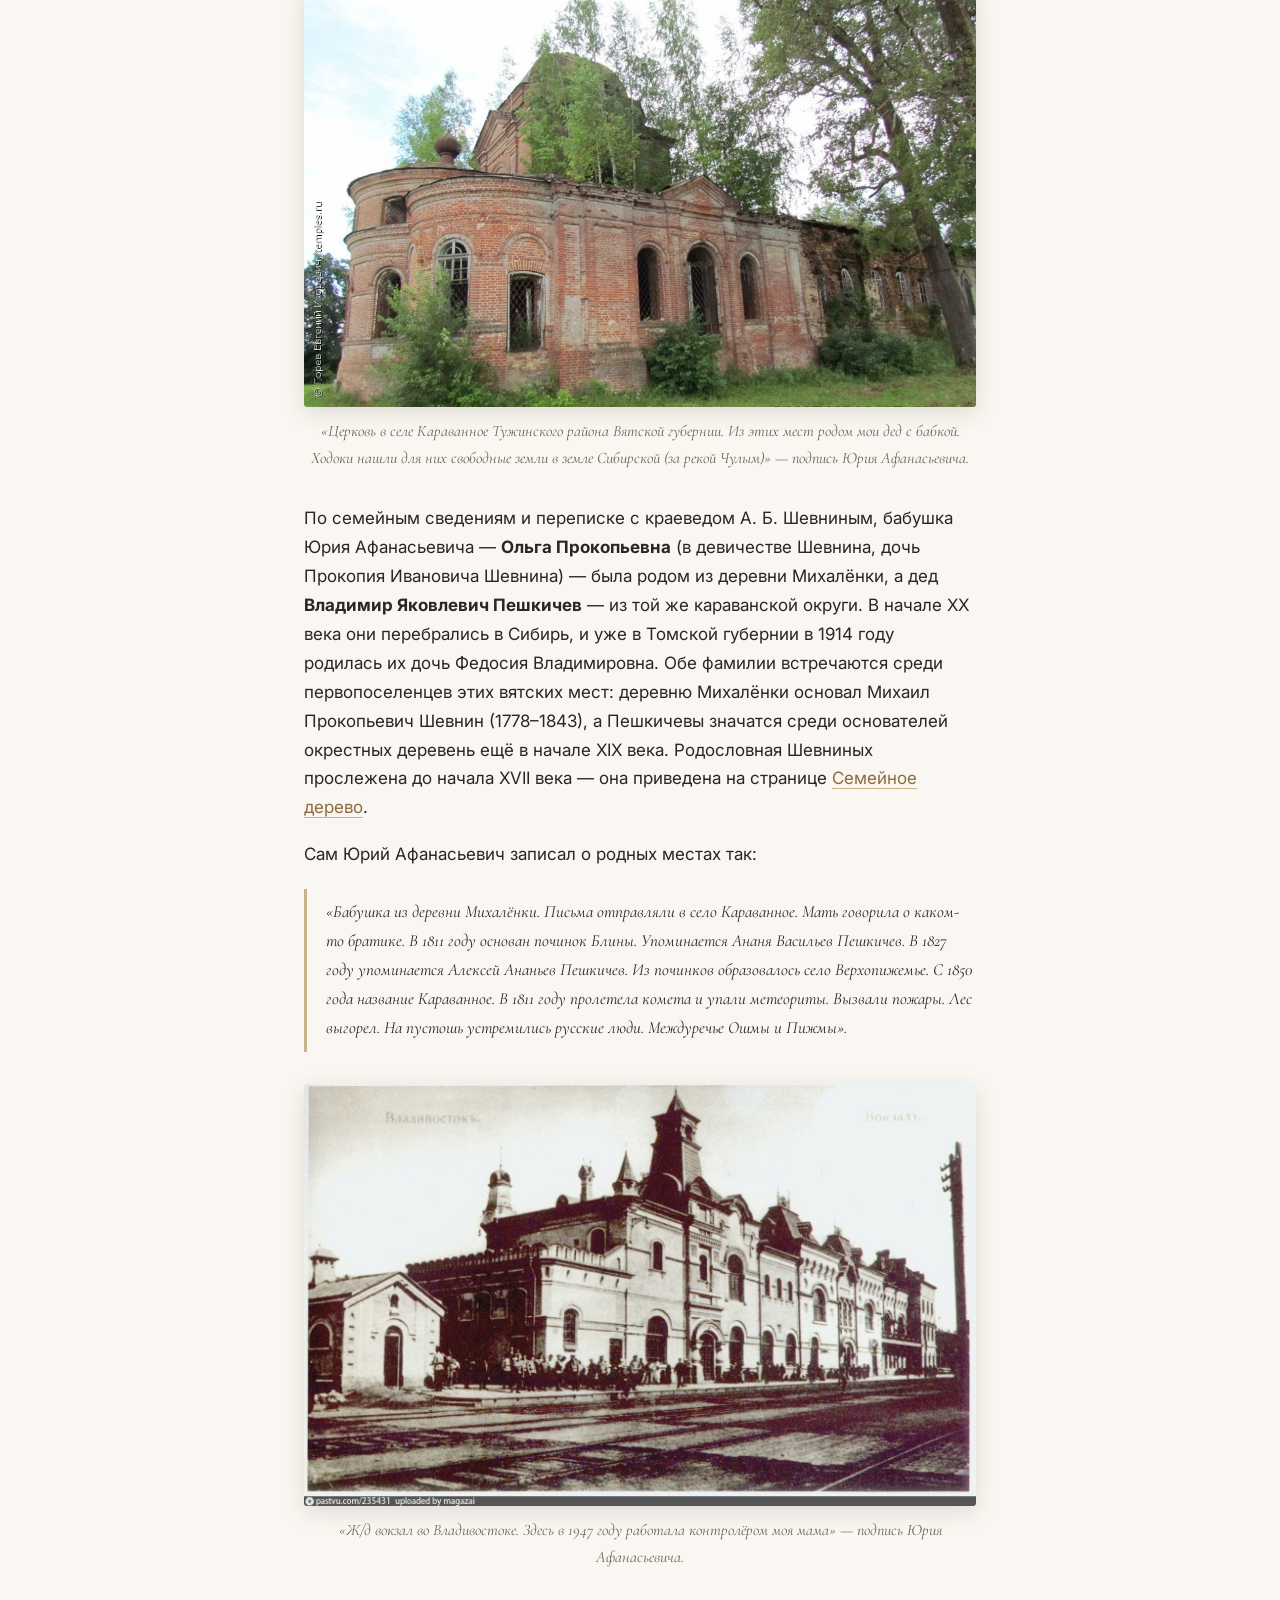
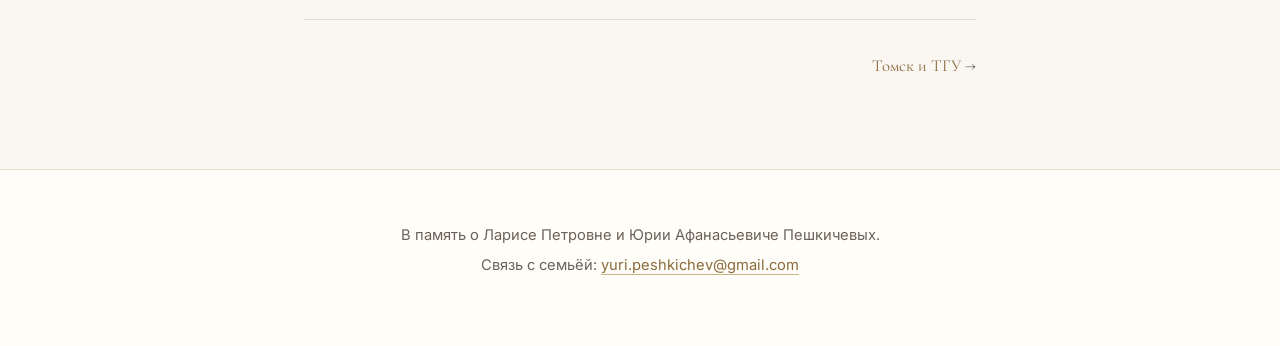
<file: history.html>
<!doctype html>
<html lang="ru">
<head>
  <meta charset="utf-8">
  <meta name="viewport" content="width=device-width, initial-scale=1">
  <title>История семьи — Лариса и Юрий Пешкичевы</title>
  <link rel="preconnect" href="https://fonts.googleapis.com">
  <link rel="preconnect" href="https://fonts.gstatic.com" crossorigin>
  <link href="https://fonts.googleapis.com/css2?family=Cormorant+Garamond:wght@400;500;600&family=Inter:wght@400;500&display=swap" rel="stylesheet">
  <link rel="stylesheet" href="styles.css">
</head>
<body>
  <header class="site-header">
    <a href="index.html" class="site-title">Лариса и Юрий Пешкичевы</a>
    <nav class="nav">
      <a href="history.html">История</a>
      <a href="tomsk.html">Томск и ТГУ</a>
      <a href="rudny.html">Рудный</a>
      <a href="berdsk.html">Бердск</a>
      <a href="koltsovo.html">Кольцово</a>
      <a href="science.html">Наука</a>
      <a href="garden.html">Сад и огород</a>
      <a href="photos.html">Фотографии</a>
      <a href="memories.html">Воспоминания</a>
      <a href="tree.html">Семейное дерево</a>
    </nav>
  </header>
  <main>
    <article class="section">
      <h1>История семьи</h1>
      <p>Они прожили вместе более пятидесяти лет.</p>
      <p>Познакомились студентами механико-математического факультета Томского государственного университета. На одной из фотографий тех лет Лариса Петровна написала: «Моему Юрке». Эта надпись пережила десятилетия и стала коротким рассказом о всей их жизни.</p>
      <p>Поженились <strong>14 декабря 1970 года</strong>. Воспитали двух сыновей — Юрия и Константина.</p>
      <figure class="section-photo">
        <img src="images/family-panova/photo-1.jpeg" alt="Юрий Афанасьевич и Лариса Петровна с сыновьями Юрием и Константином и Натальей Олеговной Пановой" loading="lazy">
        <figcaption>С сыновьями Юрием и Константином и двоюродной сестрой Ларисы Петровны — Натальей Олеговной Пановой.</figcaption>
      </figure>
      <figure class="section-photo">
        <img src="images/roots/sons-forest.jpeg" alt="Андрей Загарин и сын Юра в лесу, слайд из семейного архива" loading="lazy">
        <figcaption>Андрей Загарин, сын одноклассницы и подруги Ларисы Петровны, и сын Юра. Слайд из семейного архива.</figcaption>
      </figure>
      <figure class="section-photo">
        <img src="images/roots/barnaulka.jpeg" alt="Андрей Загарин и сыновья Юра и Костя купаются в речке Барнаулке" loading="lazy">
        <figcaption>«На речке Барнаулке за городом» — Андрей Загарин (сын одноклассницы и подруги Ларисы Петровны), сыновья Юра и Костя. Барнаул — город юности Ларисы Петровны: здесь она окончила школу.</figcaption>
      </figure>
      <p>Они вместе учились, вместе работали, вместе воспитывали детей, вместе старели и до последних дней оставались рядом друг с другом.</p>
      <p>Лариса Петровна родилась в октябре 1942 года в селе Сычёвка на Алтае, когда её отец, Пётр Ильич Курносов, был на фронте. Мать, Евгения Николаевна Ковалёва, работала педагогом. Школу Лариса окончила в Барнауле, а затем поступила на мехмат Томского университета.</p>
      <p>Юрий Афанасьевич родился в городе Асино. Его мать, Федосия Владимировна Пешкичева, прожила трудную жизнь. Не окончив школы, она научилась писать вместе со своими детьми. Всю жизнь работала санитаркой и уборщицей, вязала и во время войны отправляла на фронт тёплые вещи для солдат.</p>
      <figure class="section-photo">
        <img src="images/roots/asino.jpeg" alt="Улица села Асино, чёрно-белый архивный снимок" loading="lazy">
        <figcaption>«Так выглядело село Асино во времена моего детства» — подпись Юрия Афанасьевича.</figcaption>
      </figure>
      <p>Лариса Петровна была человеком редкой внутренней силы. Волевая, целеустремлённая, спокойная и удивительно жизнелюбивая. Она умела находить общий язык с людьми и никогда не унывала. У неё всегда были друзья, знакомые и люди, готовые помочь. Но прежде всего она сама помогала другим.</p>
      <p>Юрий Афанасьевич был настоящим математиком по складу характера — рассудительным, вдумчивым и обстоятельным. Он любил точность, знания и красоту окружающего мира. Хорошо разбирался в грибах, растениях и птицах, любил рыбалку и прогулки на природе.</p>
      <figure class="section-photo">
        <img src="images/roots/portrait-suit.jpeg" alt="Юрий Афанасьевич Пешкичев, чёрно-белый портрет" loading="lazy">
        <figcaption>Юрий Афанасьевич. Фото из семейного архива.</figcaption>
      </figure>
      <p>Они оба очень любили людей. Их дом всегда был открыт для гостей. За столом собирались друзья, коллеги, соседи, родственники.</p>
      <p>Для многих они были преподавателями. Для других — коллегами, друзьями, соседями. Для нас они были центром семьи, примером верности, трудолюбия, любознательности и любви к людям.</p>

      <h3 class="sub-h">Детство и юность Юрия Афанасьевича</h3>
      <figure class="section-photo">
        <img src="images/roots/school-class-3.jpeg" alt="Третий класс начальной школы, чёрно-белое фото" loading="lazy">
        <figcaption>«Третий класс начальной школы. В пионеры принимали не всех… Я с портфелем» — подпись Юрия Афанасьевича.</figcaption>
      </figure>
      <figure class="section-photo">
        <img src="images/roots/artek-red-square.jpeg" alt="Артековская делегация из Томской области на Красной площади" loading="lazy">
        <figcaption>«Артековская делегация из Томской области» — по дороге в Артек, на Красной площади.</figcaption>
      </figure>
      <figure class="section-photo">
        <img src="images/roots/artek-otryad.jpeg" alt="Пионерский отряд №1 лагеря «Морской» у скульптуры «Царица ночи», Артек" loading="lazy">
        <figcaption>«Скульптура „Царица ночи“. Пионерский отряд №1 лагеря „Морской“» — Артек.</figcaption>
      </figure>
      <figure class="section-photo">
        <img src="images/roots/artek-ayudag.jpeg" alt="Страницы артековского альбома: на вершине Аю-Дага" loading="lazy">
        <figcaption>«На вершине Аю-Дага в повседневной форме, у подножия — в форме парадной» — страницы артековского альбома.</figcaption>
      </figure>

      <h3 class="sub-h">Пётр Ильич Курносов</h3>
      <figure class="section-photo">
        <img src="images/roots/kurnosov.jpeg" alt="Пётр Ильич Курносов, отец Ларисы Петровны, портрет в матросской форме" loading="lazy">
        <figcaption>Пётр Ильич Курносов (1923–1942), отец Ларисы Петровны. Фото из семейного архива.</figcaption>
      </figure>
      <p>Отец Ларисы Петровны, <strong>Пётр Ильич Курносов</strong>, родился 18 февраля 1923 года в Смоленском районе на Алтае. Курсантом ушёл на фронт — служил в 832-м артиллерийском полку 266-й стрелковой дивизии.</p>
      <p>В декабре 1942 года дивизия наступала на Дону в составе 3-й гвардейской армии и овладела станцией Скосырская — это происходило в те же дни, что и знаменитый Тацинский танковый рейд. 30 декабря 1942 года, в боях у хутора Качалин в Ростовской области, Пётр Ильич погиб. Ему было девятнадцать лет. Дочь Лариса родилась 28 октября 1942 года — за два месяца до его гибели; о её рождении Пётр всё же успел узнать из письма жены. А как он погиб, семья узнала из письма его фронтового товарища: в том бою наши отступали, Пётр был ранен и остался на поле боя, а когда вернулись — его там уже не было.</p>
      <p>Долгие годы он числился пропавшим без вести; его вдова, Евгения Николаевна, ездила на поиски в Ростовскую область. Сегодня имя Петра Ильича внесено в списки братской могилы в хуторе Мало-Качалин (Кагалин) Тацинского района Ростовской области, где покоятся 76 воинов, павших в тех декабрьских боях, — и все они известны поимённо.</p>
      <p>По документам Центрального архива Министерства обороны и по семейной памяти, Пётр Ильич был сыном <strong>Ильи Яковлевича Курносова</strong> (1897 года рождения, из села Смоленское) и <strong>Соломониды Трофимовны</strong> — бабушку Лариса Петровна помнила по имени. Однажды, уже взрослой, она приезжала в Смоленское и застала бабушку: та лежала на печи и уже не помнила, кто такой её Пётр. Война прошла по этой семье тяжело: на фронт ушли трое — отец и два сына. Илью Яковлевича с 1942 года числили пропавшим без вести, но в действительности он был призван вновь и направлен в штрафную роту — обычный по тем временам путь для солдата, побывавшего в окружении или плену. Он воевал ещё долго: последний документальный след относится к январю 1944 года. Младший брат Петра, <strong>Николай</strong> (1925 года рождения), пропал без вести летом 1943-го. Мы ничего не скрываем в этой истории — за каждой строкой архивных донесений стоит подлинная солдатская судьба.</p>

      <div class="docs">
        <h4>Документы и источники</h4>
        <ul>
          <li><strong>Пётр Ильич Курносов</strong> — учётная карточка на портале «Память народа» (ЦАМО): <a href="https://pamyat-naroda.ru/heroes/person-hero102185221/" target="_blank" rel="noopener">pamyat-naroda.ru/heroes/person-hero102185221</a>.</li>
          <li><strong>Братская могила</strong>, х. Мало-Качалин (Кагалин) Тацинского района Ростовской области, где увековечен Пётр Ильич: <a href="https://pamyat-naroda.ru/memorial/burial/261234984/" target="_blank" rel="noopener">pamyat-naroda.ru/memorial/burial/261234984</a>.</li>
          <li><strong>Илья Яковлевич Курносов</strong> (отец) — по документам ЦАМО: донесение подворного опроса (ф. 58, оп. 18004, д. 512) — «пропал без вести, март 1942»; вновь призван 18.09.1942, 5-я отдельная штрафная рота 8-й армии → 220-й армейский запасной стрелковый полк → 18-я стрелковая дивизия (ф. 79027, оп. 45068, д. 2, прибыл 14.01.1944).</li>
          <li><strong>Николай Ильич Курносов</strong> (брат, 1925 г.р.) — донесение о безвозвратных потерях: пропал без вести 13.07.1943.</li>
        </ul>
        <p class="src-note">Все сведения взяты из открытых баз Министерства обороны РФ: «Память народа» (pamyat-naroda.ru) и ОБД «Мемориал» (obd-memorial.ru). Ничего из документов мы не скрываем — они и подтверждают подлинность этой семейной истории.</p>
      </div>

      <h3 class="sub-h">Зыряновы и Ковалёвы — материнская родня</h3>
      <figure class="section-photo">
        <img src="images/tree/zyryanovy-1.jpeg" alt="Семья Зыряновых, старинная фотография" loading="lazy">
        <figcaption>Семья Зыряновых. Рядом с отцом, Афанасием, — дочь Анна (в белом), бабушка Ларисы Петровны, и её муж Николай Ковалёв.</figcaption>
      </figure>
      <p>Корни Ларисы Петровны по материнской линии уходят в Зауралье. Род <strong>Зыряновых</strong> (фамилия — от старого названия народа коми, «зыряне») происходит из Далматовско-Шадринского края — ныне это Курганская область. По семейным сведениям, оттуда предки перебрались на Алтай, в район Бийска. Здесь родились дети Афанасия Зырянова, среди них — <strong>Анна</strong>, бабушка Ларисы Петровны, вышедшая замуж за <strong>Николая Ковалёва</strong>. Их дочь, <strong>Евгения Николаевна</strong>, и стала матерью Ларисы Петровны.</p>

      <h3 class="sub-h">Корни семьи</h3>
      <figure class="section-photo">
        <img src="images/roots/vyatka-church.jpeg" alt="Церковь в селе Караванное Тужинского района Вятской губернии" loading="lazy">
        <figcaption>«Церковь в селе Караванное Тужинского района Вятской губернии. Из этих мест родом мои дед с бабкой. Ходоки нашли для них свободные земли в земле Сибирской (за рекой Чулым)» — подпись Юрия Афанасьевича.</figcaption>
      </figure>
      <p>По семейным сведениям и переписке с краеведом А. Б. Шевниным, бабушка Юрия Афанасьевича — <strong>Ольга Прокопьевна</strong> (в девичестве Шевнина, дочь Прокопия Ивановича Шевнина) — была родом из деревни Михалёнки, а дед <strong>Владимир Яковлевич Пешкичев</strong> — из той же караванской округи. В начале XX века они перебрались в Сибирь, и уже в Томской губернии в 1914 году родилась их дочь Федосия Владимировна. Обе фамилии встречаются среди первопоселенцев этих вятских мест: деревню Михалёнки основал Михаил Прокопьевич Шевнин (1778–1843), а Пешкичевы значатся среди основателей окрестных деревень ещё в начале XIX века. Родословная Шевниных прослежена до начала XVII века — она приведена на странице <a href="tree.html">Семейное дерево</a>.</p>
      <p>Сам Юрий Афанасьевич записал о родных местах так:</p>
      <blockquote class="quote">
        <p>«Бабушка из деревни Михалёнки. Письма отправляли в село Караванное. Мать говорила о каком-то братике. В 1811 году основан починок Блины. Упоминается Ананя Васильев Пешкичев. В 1827 году упоминается Алексей Ананьев Пешкичев. Из починков образовалось село Верхопижемье. С 1850 года название Караванное. В 1811 году пролетела комета и упали метеориты. Вызвали пожары. Лес выгорел. На пустошь устремились русские люди. Междуречье Ошмы и Пижмы».</p>
      </blockquote>
      <figure class="section-photo">
        <img src="images/roots/vladivostok-station.jpeg" alt="Железнодорожный вокзал Владивостока, старинный снимок" loading="lazy">
        <figcaption>«Ж/д вокзал во Владивостоке. Здесь в 1947 году работала контролёром моя мама» — подпись Юрия Афанасьевича.</figcaption>
      </figure>

      <nav class="page-nav">
        <span class="spacer"></span>
        <a class="next" href="tomsk.html">Томск и ТГУ</a>
      </nav>
    </article>
  </main>
  <footer class="footer">
    <p>В память о Ларисе Петровне и Юрии Афанасьевиче Пешкичевых.</p>
    <p>Связь с семьёй: <a href="mailto:yuri.peshkichev@gmail.com">yuri.peshkichev@gmail.com</a></p>
  </footer>
</body>
</html>
</file>
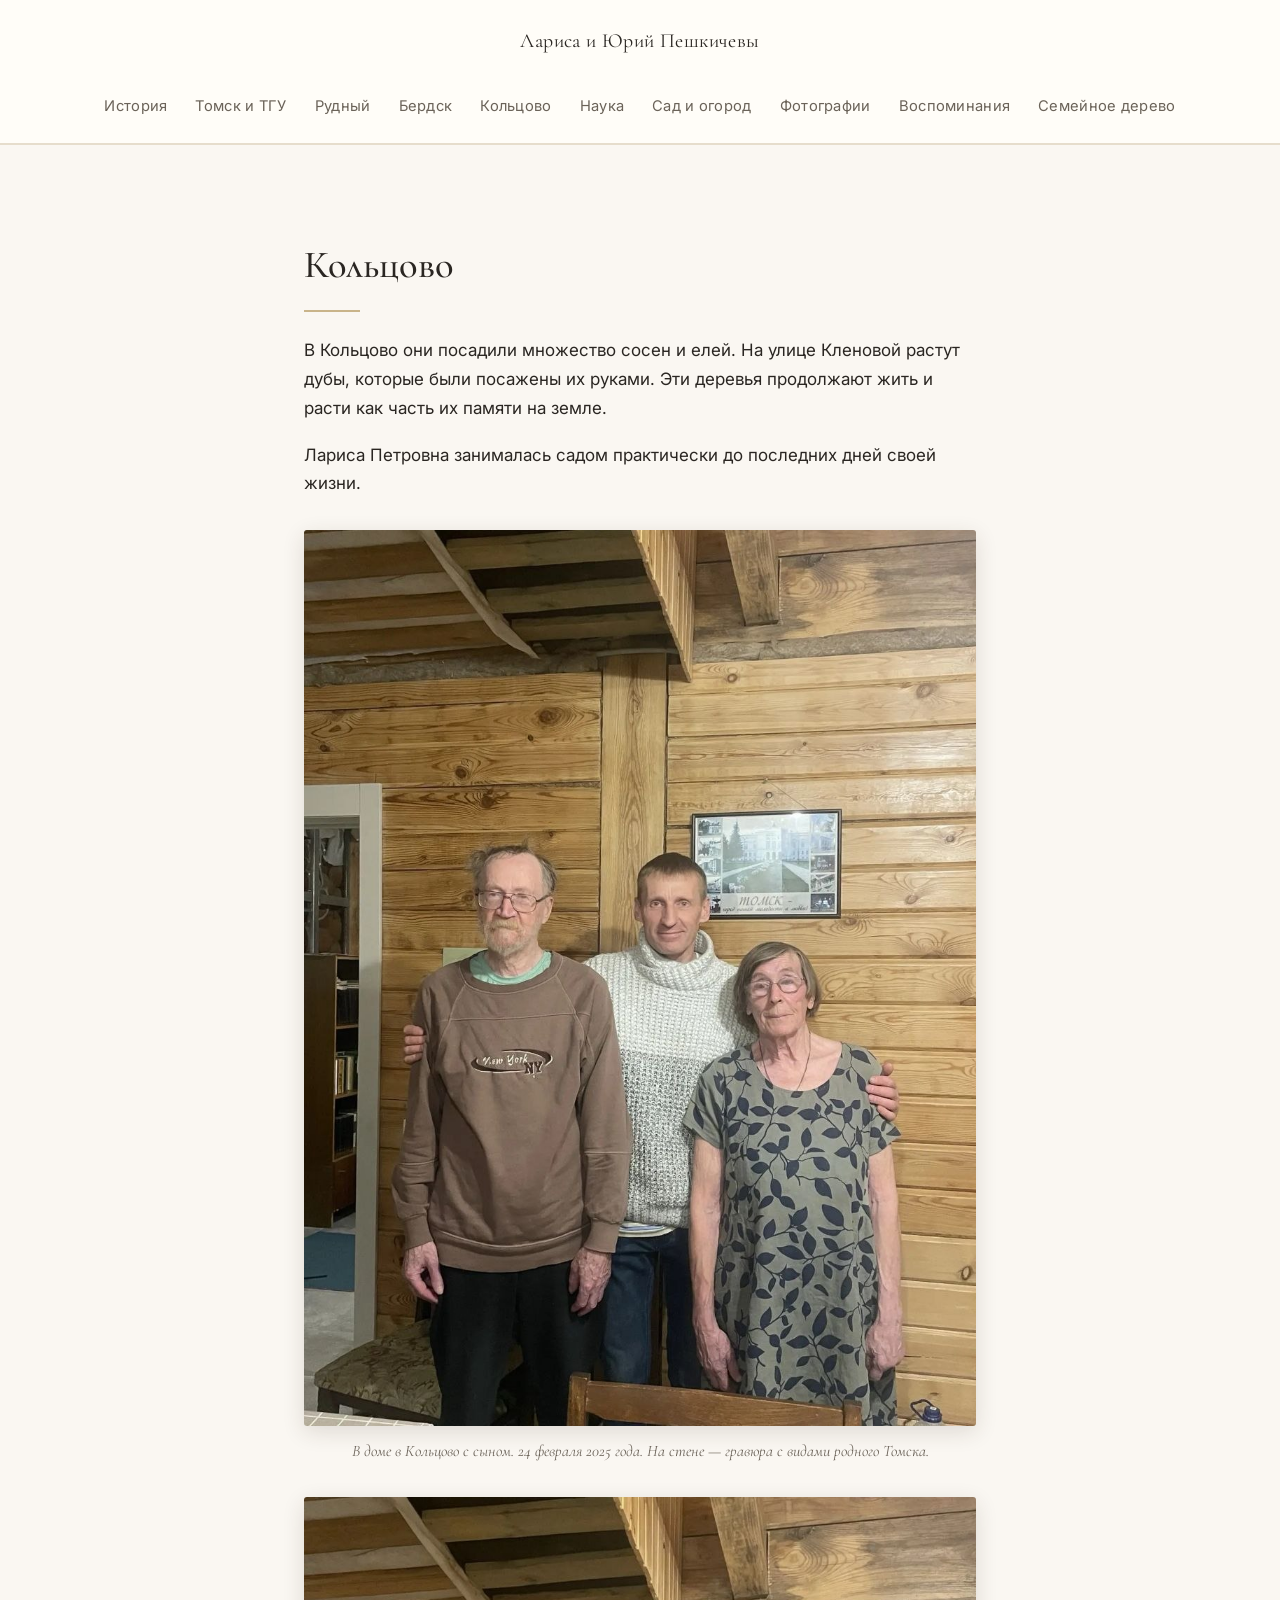
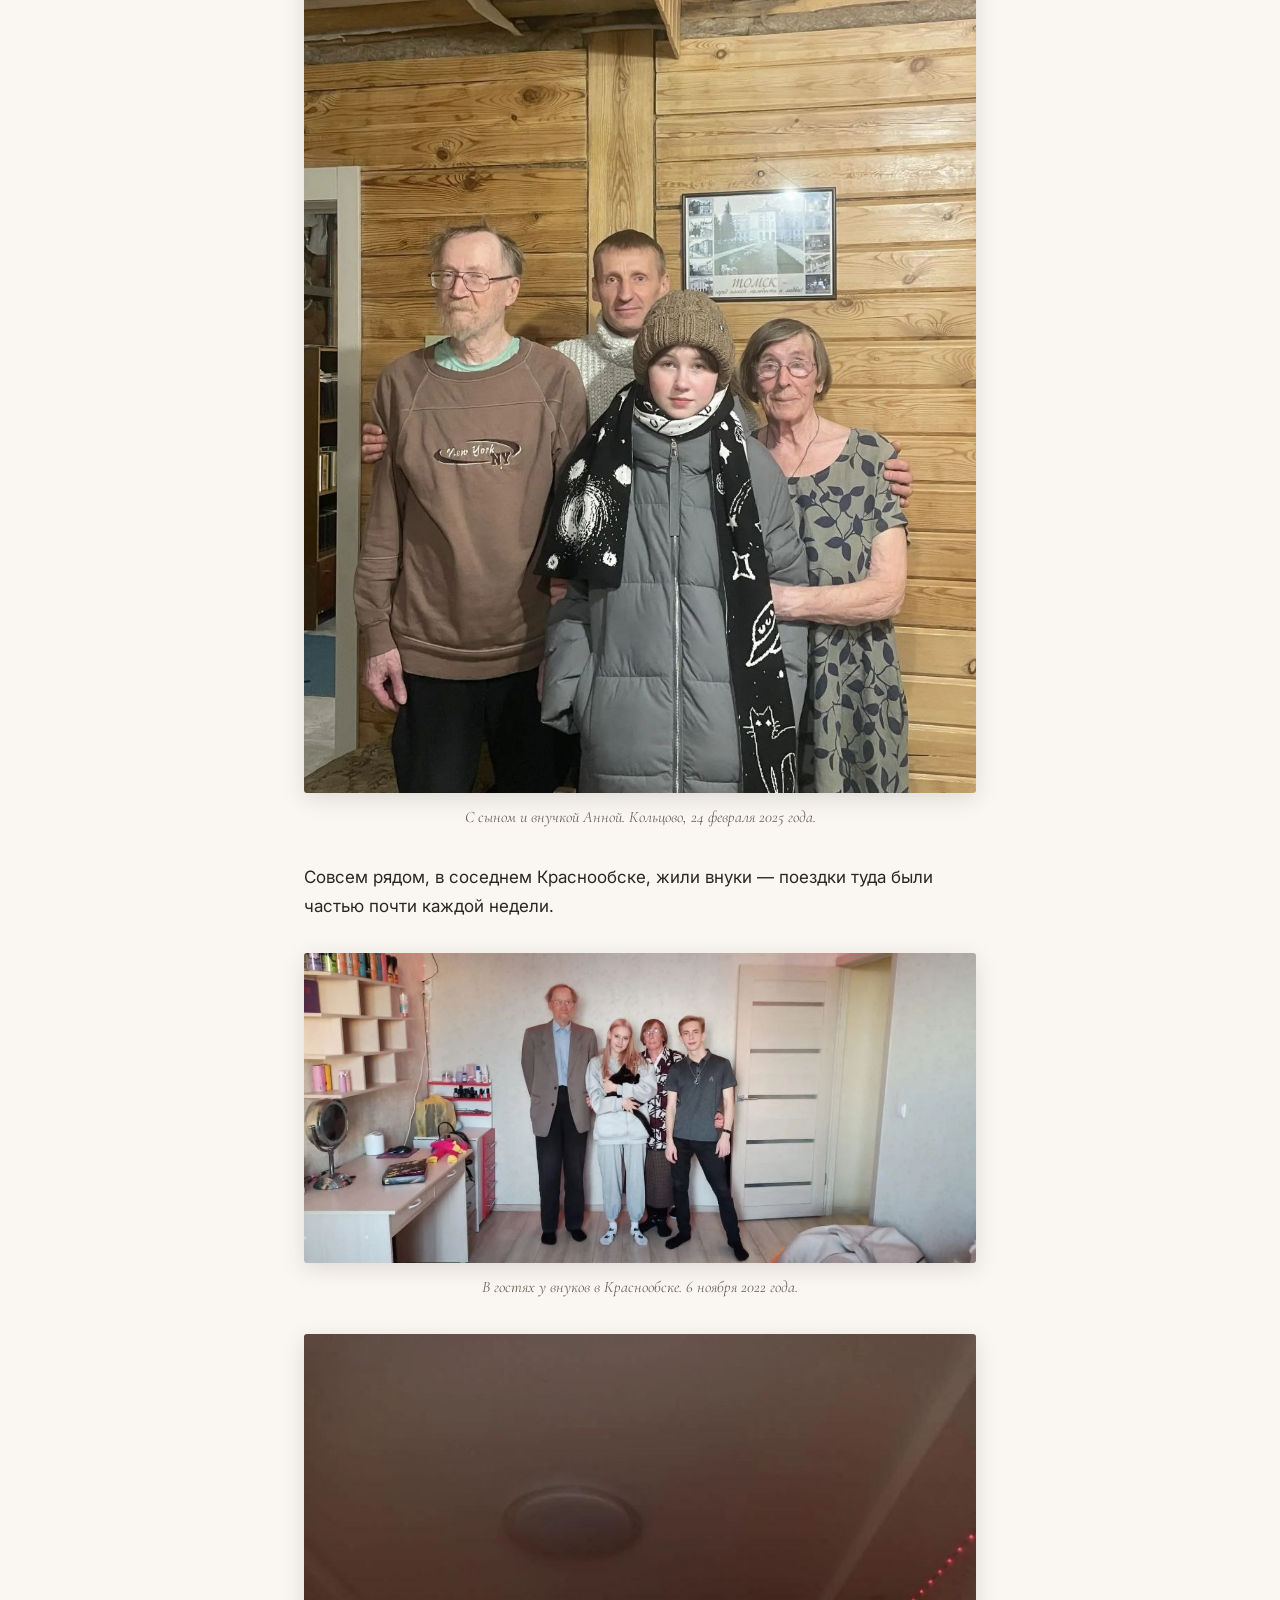
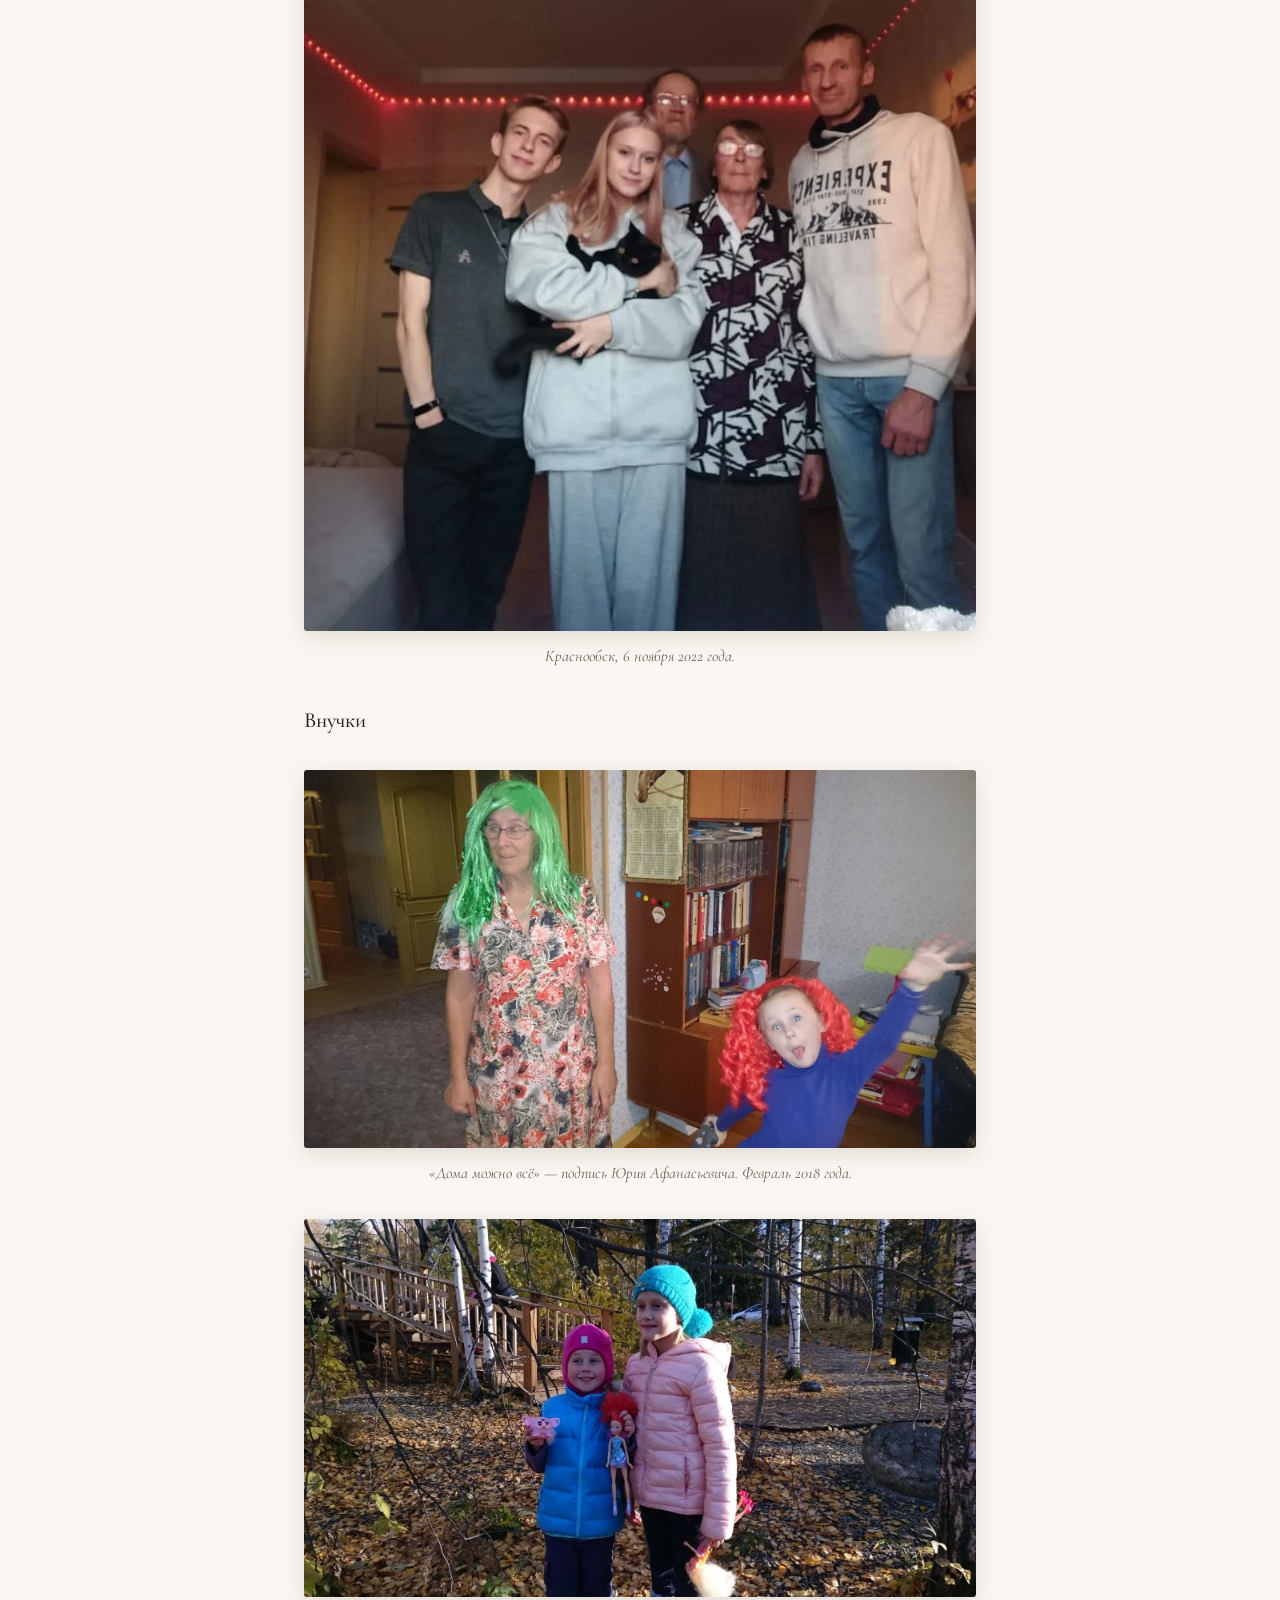
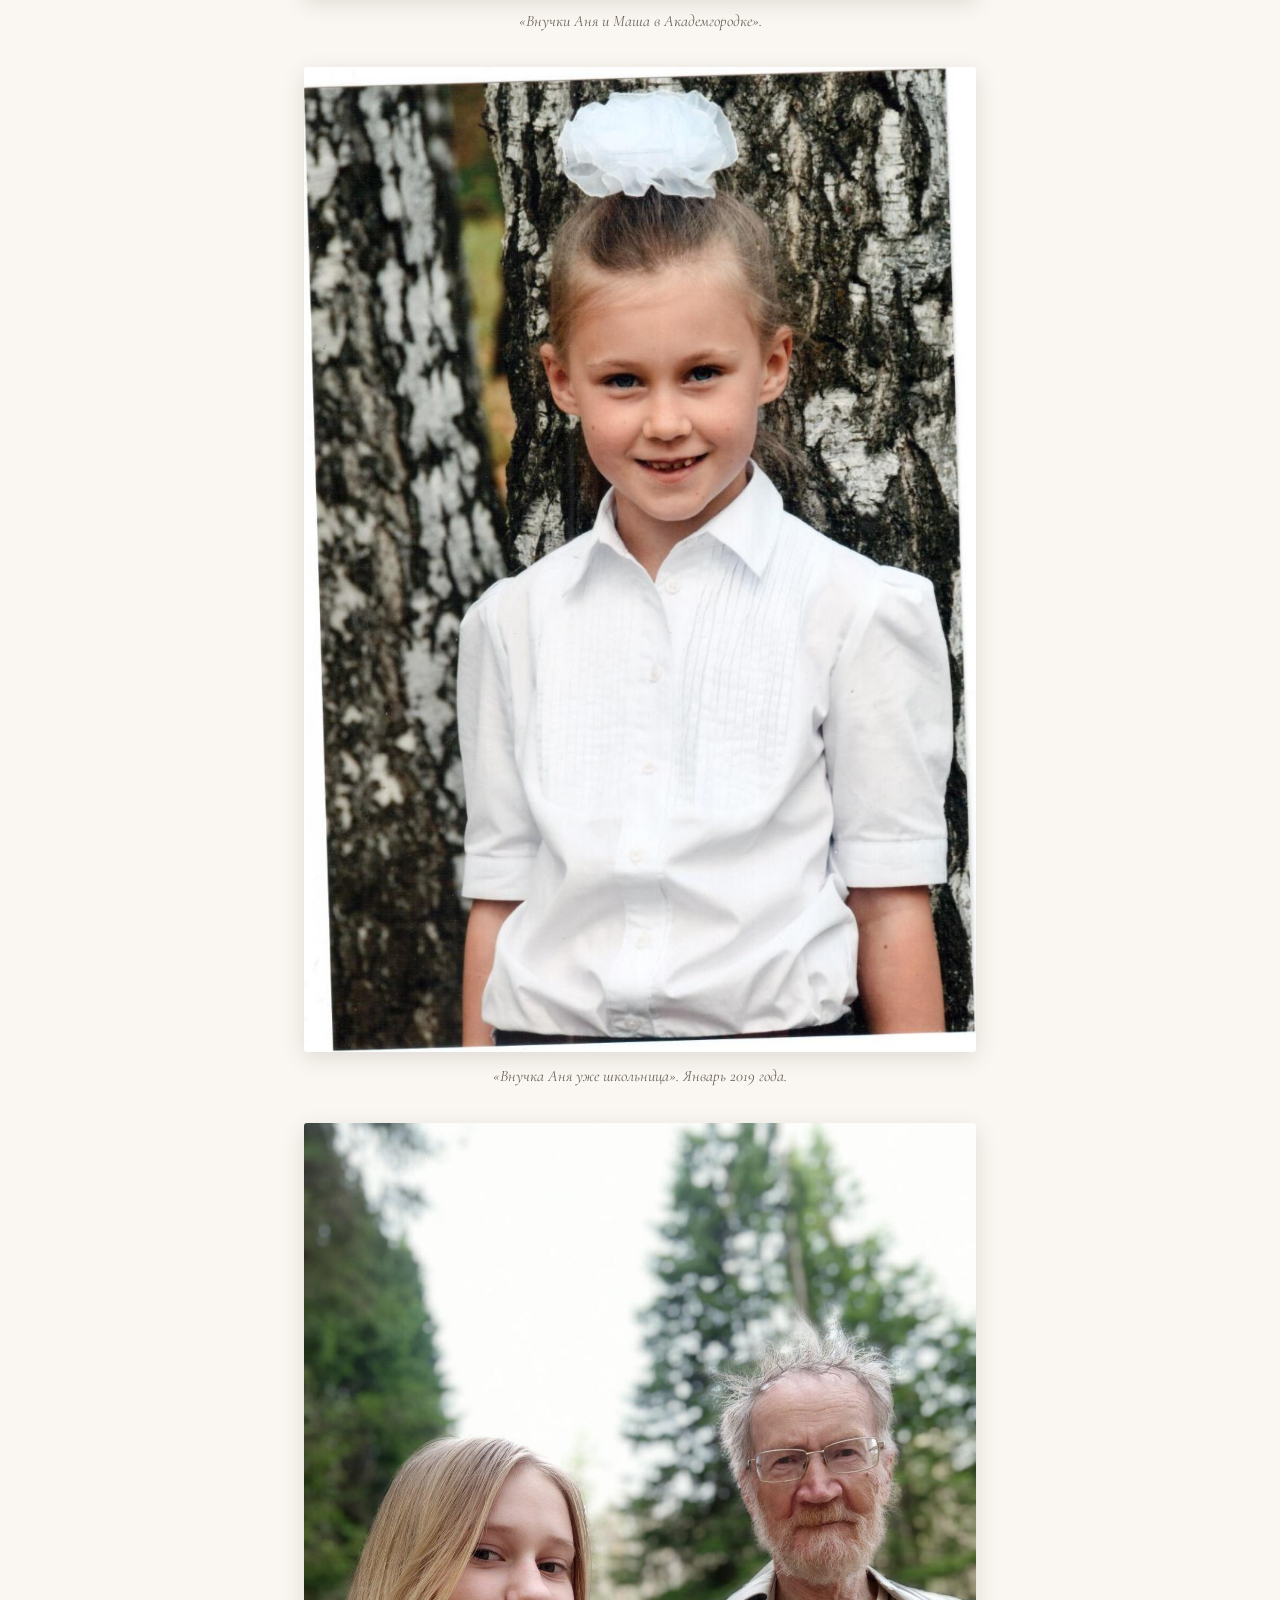
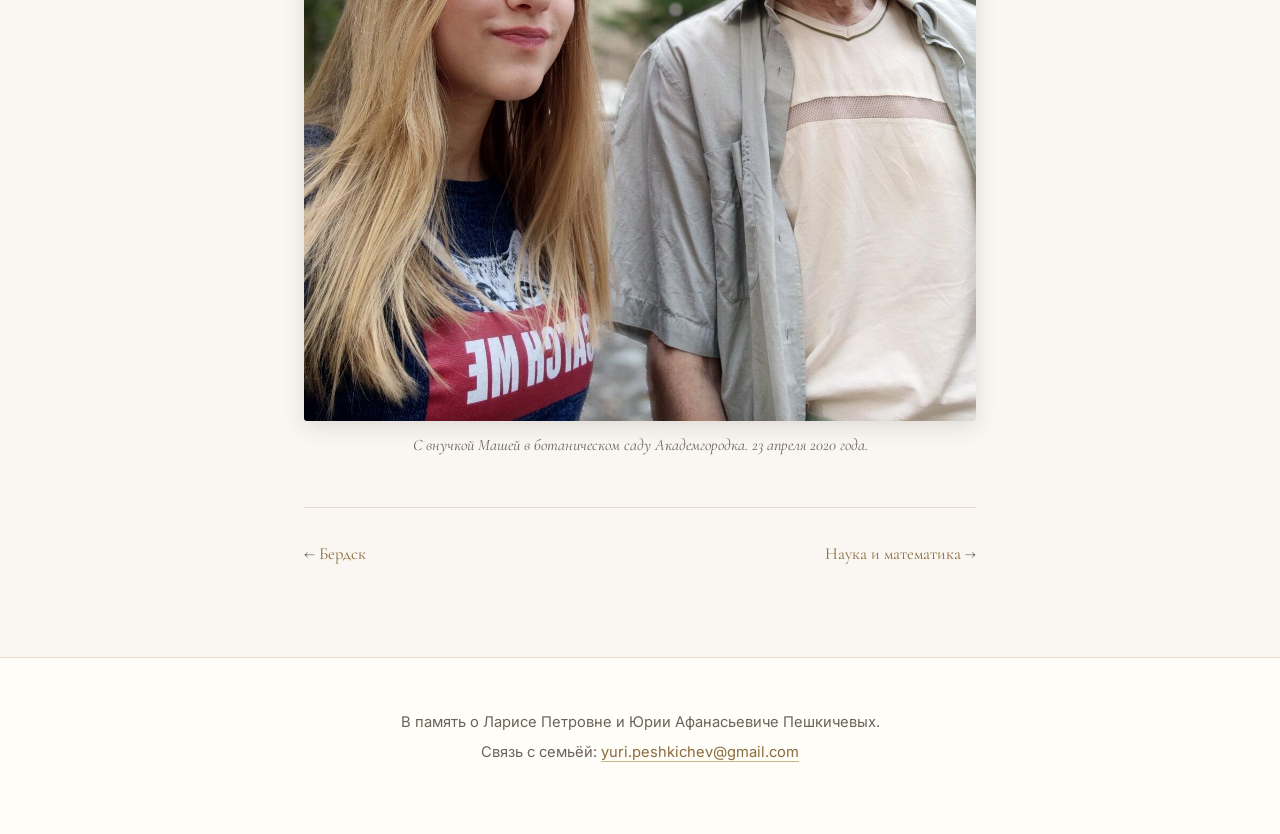
<file: koltsovo.html>
<!doctype html>
<html lang="ru">
<head>
  <meta charset="utf-8">
  <meta name="viewport" content="width=device-width, initial-scale=1">
  <title>Кольцово — Лариса и Юрий Пешкичевы</title>
  <link rel="preconnect" href="https://fonts.googleapis.com">
  <link rel="preconnect" href="https://fonts.gstatic.com" crossorigin>
  <link href="https://fonts.googleapis.com/css2?family=Cormorant+Garamond:wght@400;500;600&family=Inter:wght@400;500&display=swap" rel="stylesheet">
  <link rel="stylesheet" href="styles.css">
</head>
<body>
  <header class="site-header">
    <a href="index.html" class="site-title">Лариса и Юрий Пешкичевы</a>
    <nav class="nav">
      <a href="history.html">История</a>
      <a href="tomsk.html">Томск и ТГУ</a>
      <a href="rudny.html">Рудный</a>
      <a href="berdsk.html">Бердск</a>
      <a href="koltsovo.html">Кольцово</a>
      <a href="science.html">Наука</a>
      <a href="garden.html">Сад и огород</a>
      <a href="photos.html">Фотографии</a>
      <a href="memories.html">Воспоминания</a>
      <a href="tree.html">Семейное дерево</a>
    </nav>
  </header>
  <main>
    <article class="section">
      <h1>Кольцово</h1>
      <p>В Кольцово они посадили множество сосен и елей. На улице Кленовой растут дубы, которые были посажены их руками. Эти деревья продолжают жить и расти как часть их памяти на земле.</p>
      <p>Лариса Петровна занималась садом практически до последних дней своей жизни.</p>
      <figure class="section-photo">
        <img src="images/koltsovo-2025-02-24/photo-2.jpeg" alt="Юрий Афанасьевич, сын и Лариса Петровна в доме в Кольцово" loading="lazy">
        <figcaption>В доме в Кольцово с сыном. 24 февраля 2025 года. На стене — гравюра с видами родного Томска.</figcaption>
      </figure>
      <figure class="section-photo">
        <img src="images/koltsovo-2025-02-24/photo-1.jpeg" alt="Юрий Афанасьевич, сын, внучка Анна и Лариса Петровна в доме в Кольцово" loading="lazy">
        <figcaption>С сыном и внучкой Анной. Кольцово, 24 февраля 2025 года.</figcaption>
      </figure>
      <p>Совсем рядом, в соседнем Краснообске, жили внуки — поездки туда были частью почти каждой недели.</p>
      <figure class="section-photo">
        <img src="images/krasnoobsk-2022-11-06/photo-1.jpeg" alt="Юрий Афанасьевич, Лариса Петровна с внуками в Краснообске" loading="lazy">
        <figcaption>В гостях у внуков в Краснообске. 6 ноября 2022 года.</figcaption>
      </figure>
      <figure class="section-photo">
        <img src="images/krasnoobsk-2022-11-06/photo-4.jpeg" alt="Семья в Краснообске" loading="lazy">
        <figcaption>Краснообск, 6 ноября 2022 года.</figcaption>
      </figure>

      <h3 class="sub-h">Внучки</h3>
      <figure class="section-photo">
        <img src="images/family/doma-mozhno-vse.jpeg" alt="Лариса Петровна в зелёном парике с внучкой в красном парике" loading="lazy">
        <figcaption>«Дома можно всё» — подпись Юрия Афанасьевича. Февраль 2018 года.</figcaption>
      </figure>
      <figure class="section-photo">
        <img src="images/family/anya-masha-akademgorodok.jpeg" alt="Внучки Аня и Маша на осенней прогулке в Академгородке" loading="lazy">
        <figcaption>«Внучки Аня и Маша в Академгородке».</figcaption>
      </figure>
      <figure class="section-photo">
        <img src="images/family/anya-shkolnica.jpeg" alt="Внучка Аня в школьной форме у берёзы" loading="lazy">
        <figcaption>«Внучка Аня уже школьница». Январь 2019 года.</figcaption>
      </figure>
      <figure class="section-photo">
        <img src="images/family/botsad-masha-2020.jpeg" alt="Юрий Афанасьевич с внучкой Машей в ботаническом саду Академгородка" loading="lazy">
        <figcaption>С внучкой Машей в ботаническом саду Академгородка. 23 апреля 2020 года.</figcaption>
      </figure>

      <nav class="page-nav">
        <a class="prev" href="berdsk.html">Бердск</a>
        <span class="spacer"></span>
        <a class="next" href="science.html">Наука и математика</a>
      </nav>
    </article>
  </main>
  <footer class="footer">
    <p>В память о Ларисе Петровне и Юрии Афанасьевиче Пешкичевых.</p>
    <p>Связь с семьёй: <a href="mailto:yuri.peshkichev@gmail.com">yuri.peshkichev@gmail.com</a></p>
  </footer>
</body>
</html>
</file>
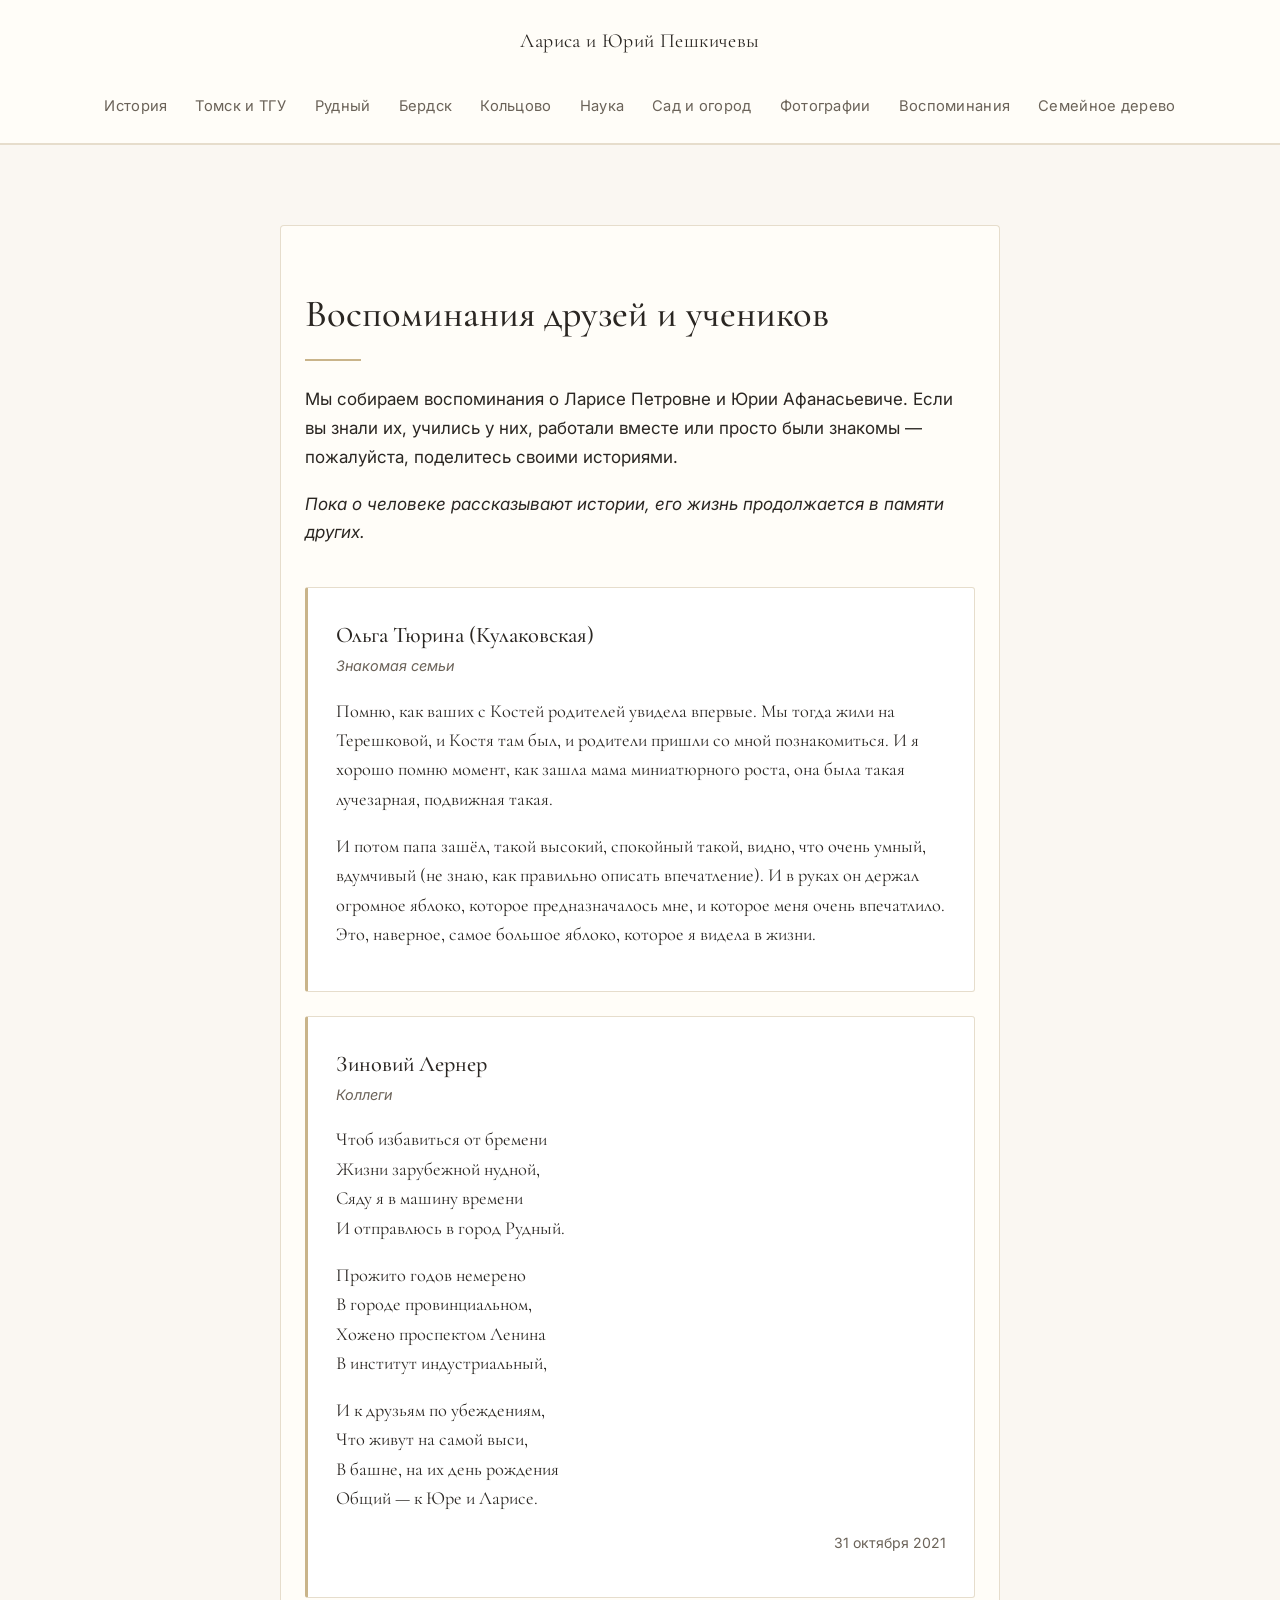
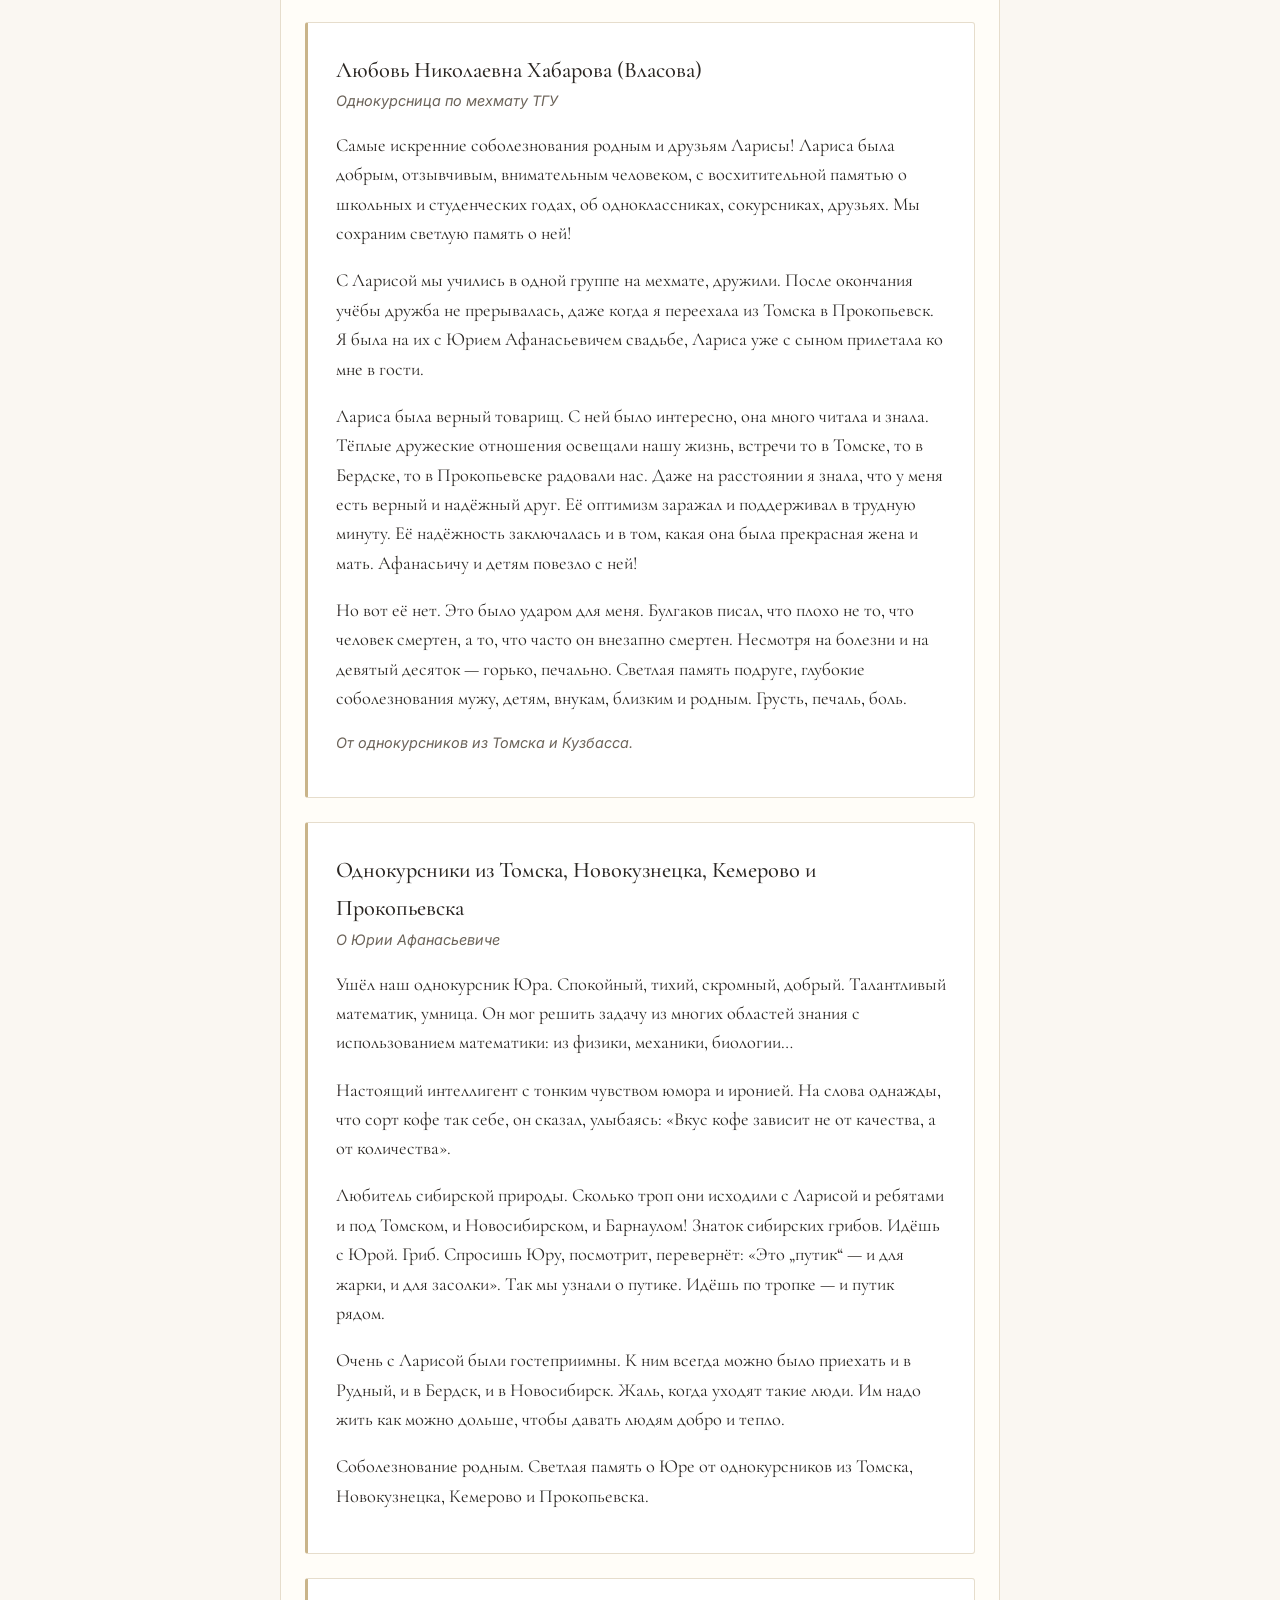
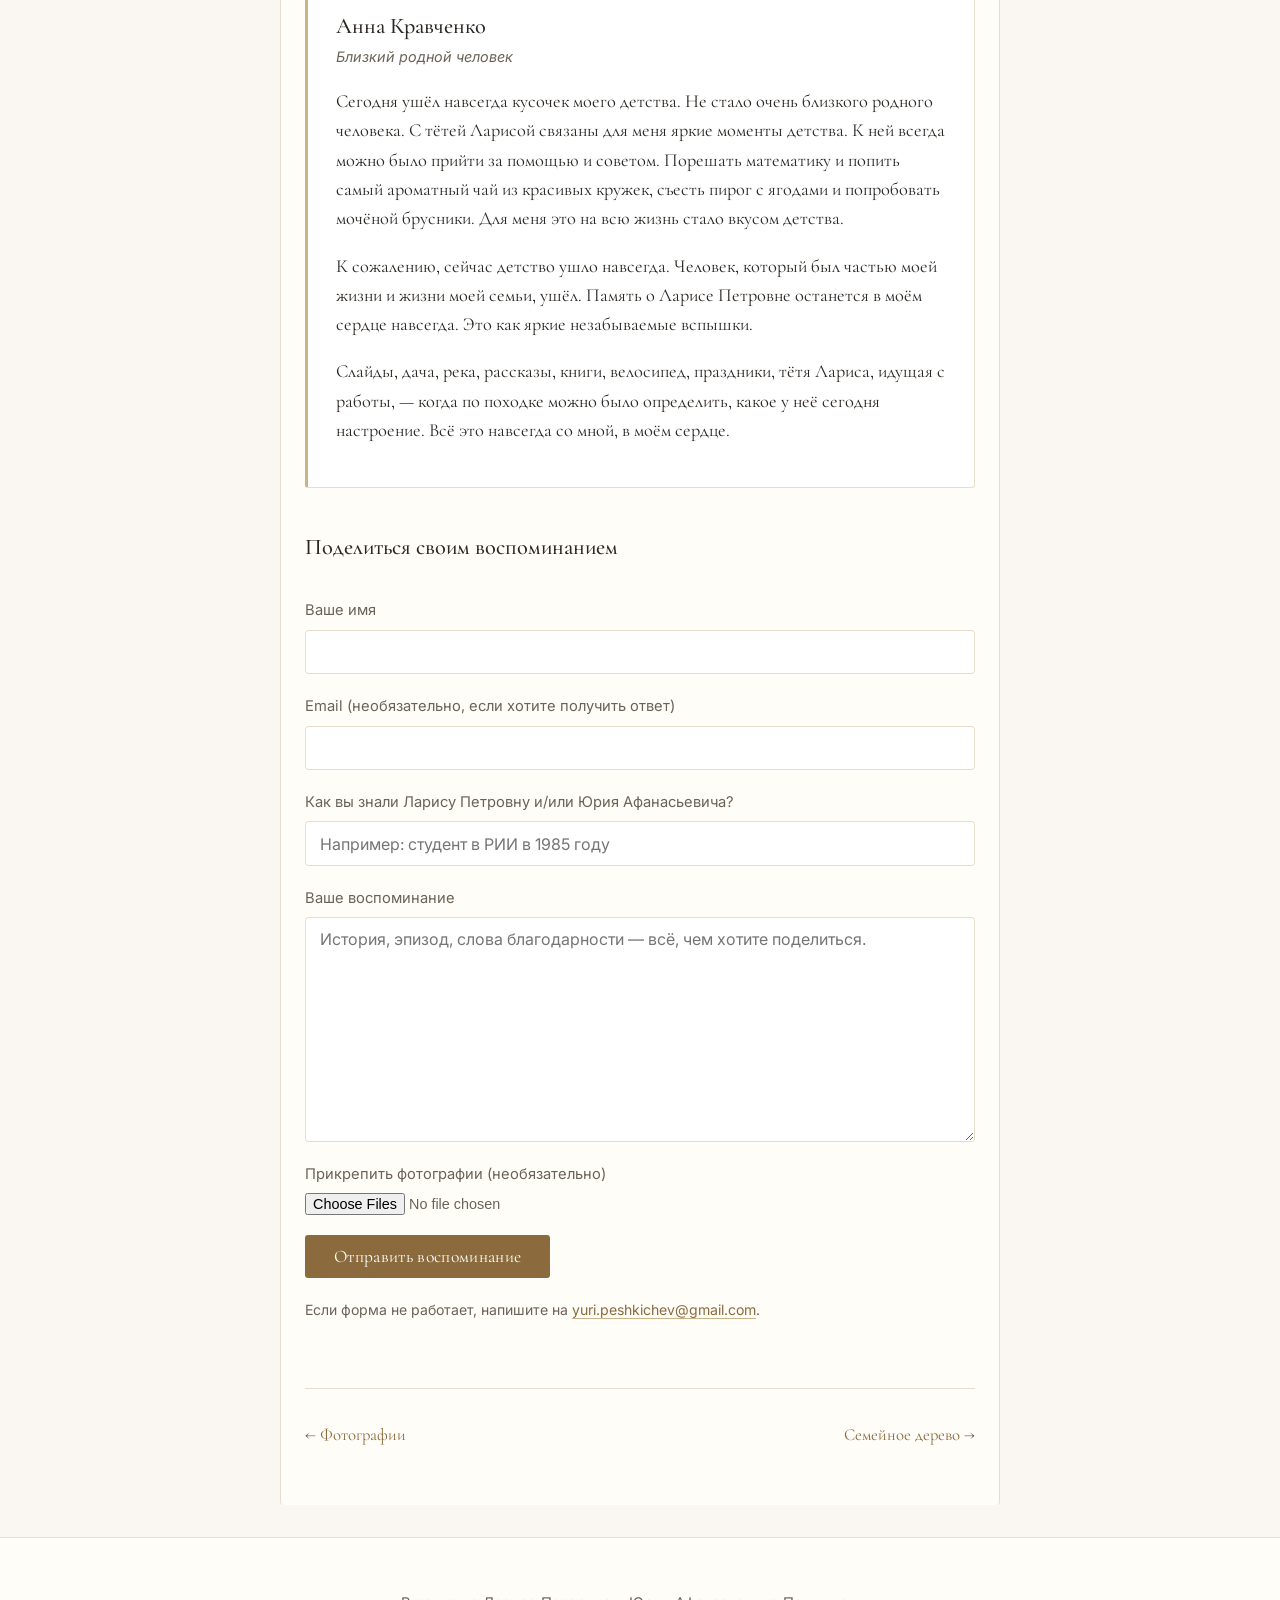
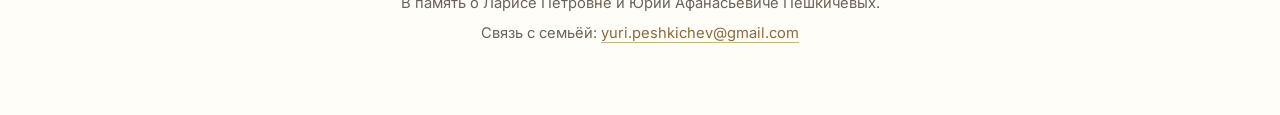
<file: memories.html>
<!doctype html>
<html lang="ru">
<head>
  <meta charset="utf-8">
  <meta name="viewport" content="width=device-width, initial-scale=1">
  <title>Воспоминания — Лариса и Юрий Пешкичевы</title>
  <link rel="preconnect" href="https://fonts.googleapis.com">
  <link rel="preconnect" href="https://fonts.gstatic.com" crossorigin>
  <link href="https://fonts.googleapis.com/css2?family=Cormorant+Garamond:wght@400;500;600&family=Inter:wght@400;500&display=swap" rel="stylesheet">
  <link rel="stylesheet" href="styles.css">
</head>
<body>
  <header class="site-header">
    <a href="index.html" class="site-title">Лариса и Юрий Пешкичевы</a>
    <nav class="nav">
      <a href="history.html">История</a>
      <a href="tomsk.html">Томск и ТГУ</a>
      <a href="rudny.html">Рудный</a>
      <a href="berdsk.html">Бердск</a>
      <a href="koltsovo.html">Кольцово</a>
      <a href="science.html">Наука</a>
      <a href="garden.html">Сад и огород</a>
      <a href="photos.html">Фотографии</a>
      <a href="memories.html">Воспоминания</a>
      <a href="tree.html">Семейное дерево</a>
    </nav>
  </header>
  <main>
    <article class="section section-form">
      <h1>Воспоминания друзей и учеников</h1>
      <p>Мы собираем воспоминания о Ларисе Петровне и Юрии Афанасьевиче. Если вы знали их, учились у них, работали вместе или просто были знакомы — пожалуйста, поделитесь своими историями.</p>
      <p><em>Пока о человеке рассказывают истории, его жизнь продолжается в памяти других.</em></p>

      <div class="memories-list">
        <article class="memory-card">
          <header>
            <h3>Ольга Тюрина (Кулаковская)</h3>
            <p class="memory-meta">Знакомая семьи</p>
          </header>
          <p class="memory-text">Помню, как ваших с Костей родителей увидела впервые. Мы тогда жили на Терешковой, и Костя там был, и родители пришли со мной познакомиться. И я хорошо помню момент, как зашла мама миниатюрного роста, она была такая лучезарная, подвижная такая.</p>
          <p class="memory-text">И потом папа зашёл, такой высокий, спокойный такой, видно, что очень умный, вдумчивый (не знаю, как правильно описать впечатление). И в руках он держал огромное яблоко, которое предназначалось мне, и которое меня очень впечатлило. Это, наверное, самое большое яблоко, которое я видела в жизни.</p>
        </article>

        <article class="memory-card">
          <header>
            <h3>Зиновий Лернер</h3>
            <p class="memory-meta">Коллеги</p>
          </header>
          <p class="memory-text">Чтоб избавиться от бремени<br>
          Жизни зарубежной нудной,<br>
          Сяду я в машину времени<br>
          И отправлюсь в город Рудный.</p>
          <p class="memory-text">Прожито годов немерено<br>
          В городе провинциальном,<br>
          Хожено проспектом Ленина<br>
          В институт индустриальный,</p>
          <p class="memory-text">И к друзьям по убеждениям,<br>
          Что живут на самой выси,<br>
          В башне, на их день рождения<br>
          Общий — к Юре и Ларисе.</p>
          <p class="memory-date">31 октября 2021</p>
        </article>

        <article class="memory-card">
          <header>
            <h3>Любовь Николаевна Хабарова (Власова)</h3>
            <p class="memory-meta">Однокурсница по мехмату ТГУ</p>
          </header>
          <p class="memory-text">Самые искренние соболезнования родным и друзьям Ларисы! Лариса была добрым, отзывчивым, внимательным человеком, с восхитительной памятью о школьных и студенческих годах, об одноклассниках, сокурсниках, друзьях. Мы сохраним светлую память о ней!</p>
          <p class="memory-text">С Ларисой мы учились в одной группе на мехмате, дружили. После окончания учёбы дружба не прерывалась, даже когда я переехала из Томска в Прокопьевск. Я была на их с Юрием Афанасьевичем свадьбе, Лариса уже с сыном прилетала ко мне в гости.</p>
          <p class="memory-text">Лариса была верный товарищ. С ней было интересно, она много читала и знала. Тёплые дружеские отношения освещали нашу жизнь, встречи то в Томске, то в Бердске, то в Прокопьевске радовали нас. Даже на расстоянии я знала, что у меня есть верный и надёжный друг. Её оптимизм заражал и поддерживал в трудную минуту. Её надёжность заключалась и в том, какая она была прекрасная жена и мать. Афанасьичу и детям повезло с ней!</p>
          <p class="memory-text">Но вот её нет. Это было ударом для меня. Булгаков писал, что плохо не то, что человек смертен, а то, что часто он внезапно смертен. Несмотря на болезни и на девятый десяток — горько, печально. Светлая память подруге, глубокие соболезнования мужу, детям, внукам, близким и родным. Грусть, печаль, боль.</p>
          <p class="memory-meta">От однокурсников из Томска и Кузбасса.</p>
        </article>

        <article class="memory-card">
          <header>
            <h3>Однокурсники из Томска, Новокузнецка, Кемерово и Прокопьевска</h3>
            <p class="memory-meta">О Юрии Афанасьевиче</p>
          </header>
          <p class="memory-text">Ушёл наш однокурсник Юра. Спокойный, тихий, скромный, добрый. Талантливый математик, умница. Он мог решить задачу из многих областей знания с использованием математики: из физики, механики, биологии…</p>
          <p class="memory-text">Настоящий интеллигент с тонким чувством юмора и иронией. На слова однажды, что сорт кофе так себе, он сказал, улыбаясь: «Вкус кофе зависит не от качества, а от количества».</p>
          <p class="memory-text">Любитель сибирской природы. Сколько троп они исходили с Ларисой и ребятами и под Томском, и Новосибирском, и Барнаулом! Знаток сибирских грибов. Идёшь с Юрой. Гриб. Спросишь Юру, посмотрит, перевернёт: «Это „путик“ — и для жарки, и для засолки». Так мы узнали о путике. Идёшь по тропке — и путик рядом.</p>
          <p class="memory-text">Очень с Ларисой были гостеприимны. К ним всегда можно было приехать и в Рудный, и в Бердск, и в Новосибирск. Жаль, когда уходят такие люди. Им надо жить как можно дольше, чтобы давать людям добро и тепло.</p>
          <p class="memory-text">Соболезнование родным. Светлая память о Юре от однокурсников из Томска, Новокузнецка, Кемерово и Прокопьевска.</p>
        </article>

        <article class="memory-card">
          <header>
            <h3>Анна Кравченко</h3>
            <p class="memory-meta">Близкий родной человек</p>
          </header>
          <p class="memory-text">Сегодня ушёл навсегда кусочек моего детства. Не стало очень близкого родного человека. С тётей Ларисой связаны для меня яркие моменты детства. К ней всегда можно было прийти за помощью и советом. Порешать математику и попить самый ароматный чай из красивых кружек, съесть пирог с ягодами и попробовать мочёной брусники. Для меня это на всю жизнь стало вкусом детства.</p>
          <p class="memory-text">К сожалению, сейчас детство ушло навсегда. Человек, который был частью моей жизни и жизни моей семьи, ушёл. Память о Ларисе Петровне останется в моём сердце навсегда. Это как яркие незабываемые вспышки.</p>
          <p class="memory-text">Слайды, дача, река, рассказы, книги, велосипед, праздники, тётя Лариса, идущая с работы, — когда по походке можно было определить, какое у неё сегодня настроение. Всё это навсегда со мной, в моём сердце.</p>
        </article>
      </div>

      <h3 class="form-heading">Поделиться своим воспоминанием</h3>
      <form class="memory-form" action="https://formspree.io/f/mbdvrkyz" method="POST">
        <label>
          Ваше имя
          <input type="text" name="name" required>
        </label>
        <label>
          Email (необязательно, если хотите получить ответ)
          <input type="email" name="email">
        </label>
        <label>
          Как вы знали Ларису Петровну и/или Юрия Афанасьевича?
          <input type="text" name="relation" placeholder="Например: студент в РИИ в 1985 году">
        </label>
        <label>
          Ваше воспоминание
          <textarea name="memory" rows="10" required placeholder="История, эпизод, слова благодарности — всё, чем хотите поделиться."></textarea>
        </label>
        <label class="file-label">
          Прикрепить фотографии (необязательно)
          <input type="file" name="photos" multiple accept="image/*">
        </label>
        <button type="submit">Отправить воспоминание</button>
        <p class="form-note">Если форма не работает, напишите на <a href="mailto:yuri.peshkichev@gmail.com">yuri.peshkichev@gmail.com</a>.</p>
      </form>

      <nav class="page-nav">
        <a class="prev" href="photos.html">Фотографии</a>
        <span class="spacer"></span>
        <a class="next" href="tree.html">Семейное дерево</a>
      </nav>
    </article>
  </main>
  <footer class="footer">
    <p>В память о Ларисе Петровне и Юрии Афанасьевиче Пешкичевых.</p>
    <p>Связь с семьёй: <a href="mailto:yuri.peshkichev@gmail.com">yuri.peshkichev@gmail.com</a></p>
  </footer>
</body>
</html>
</file>
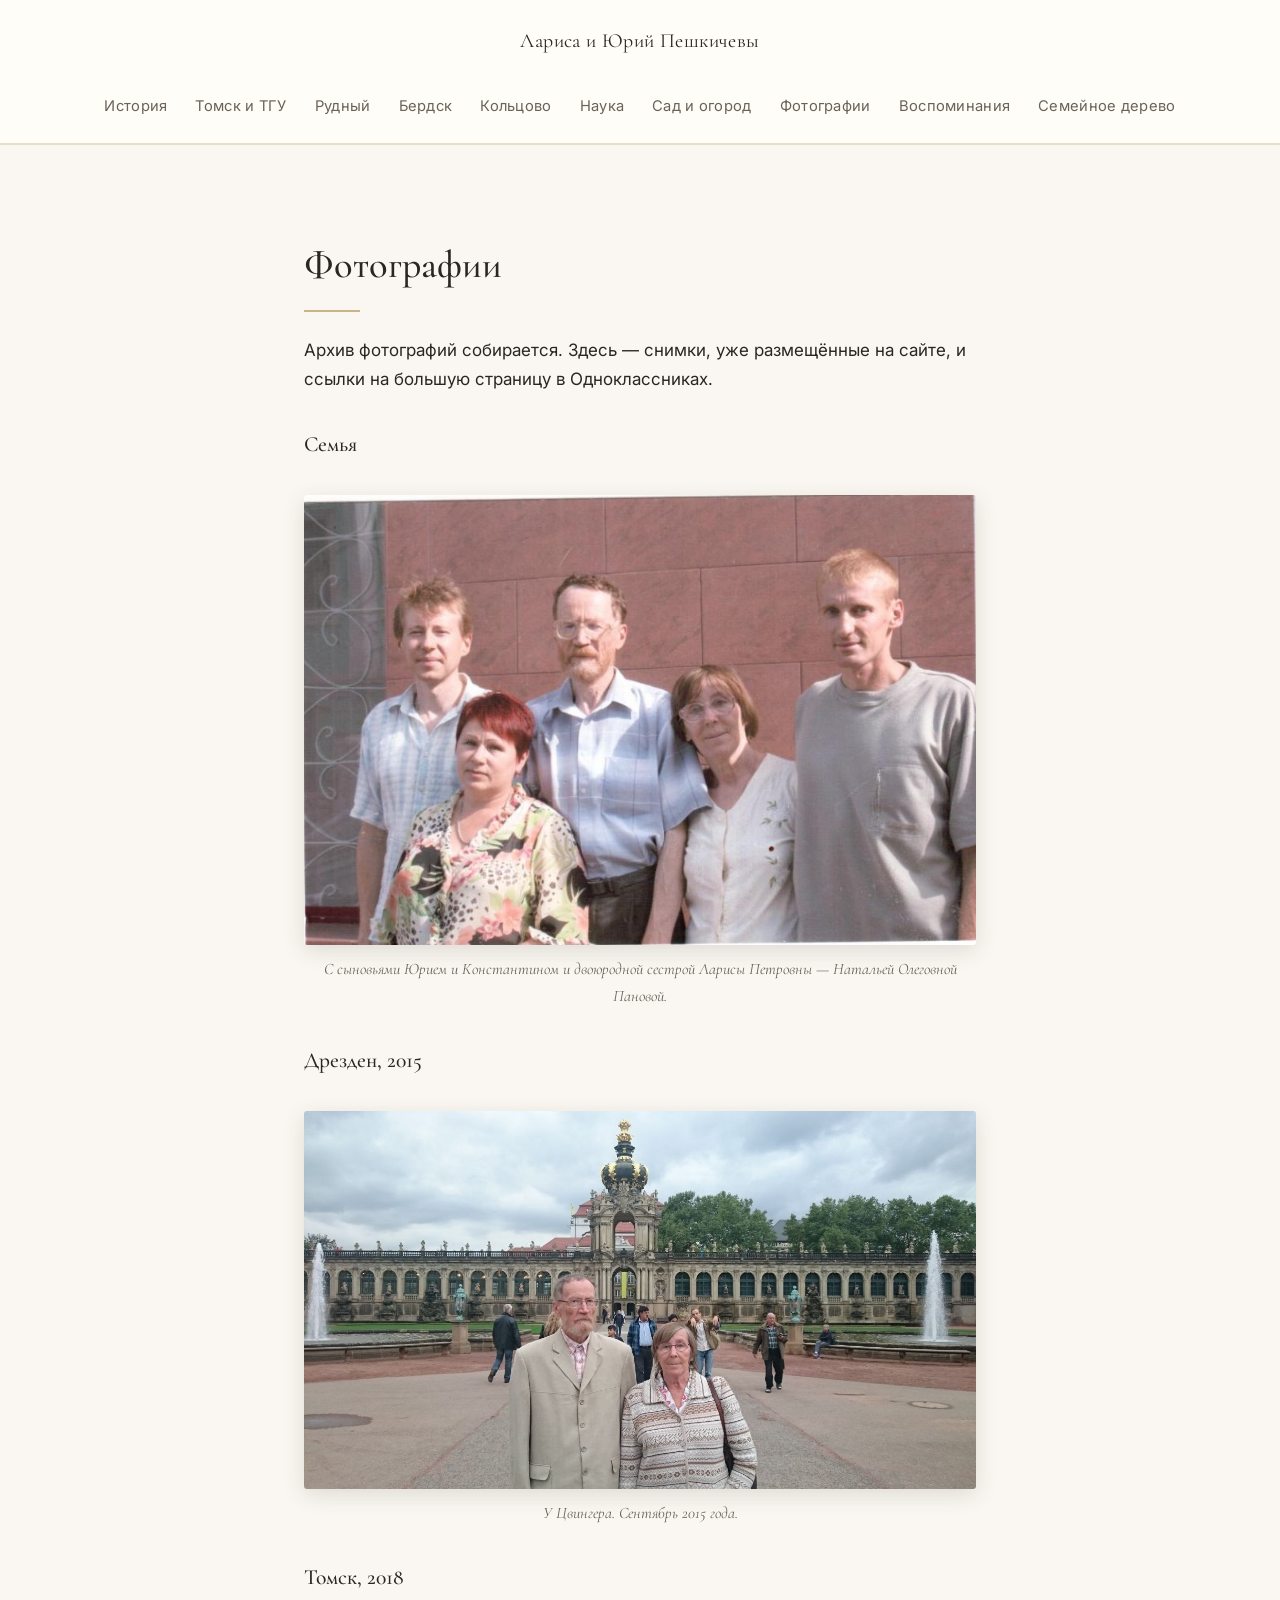
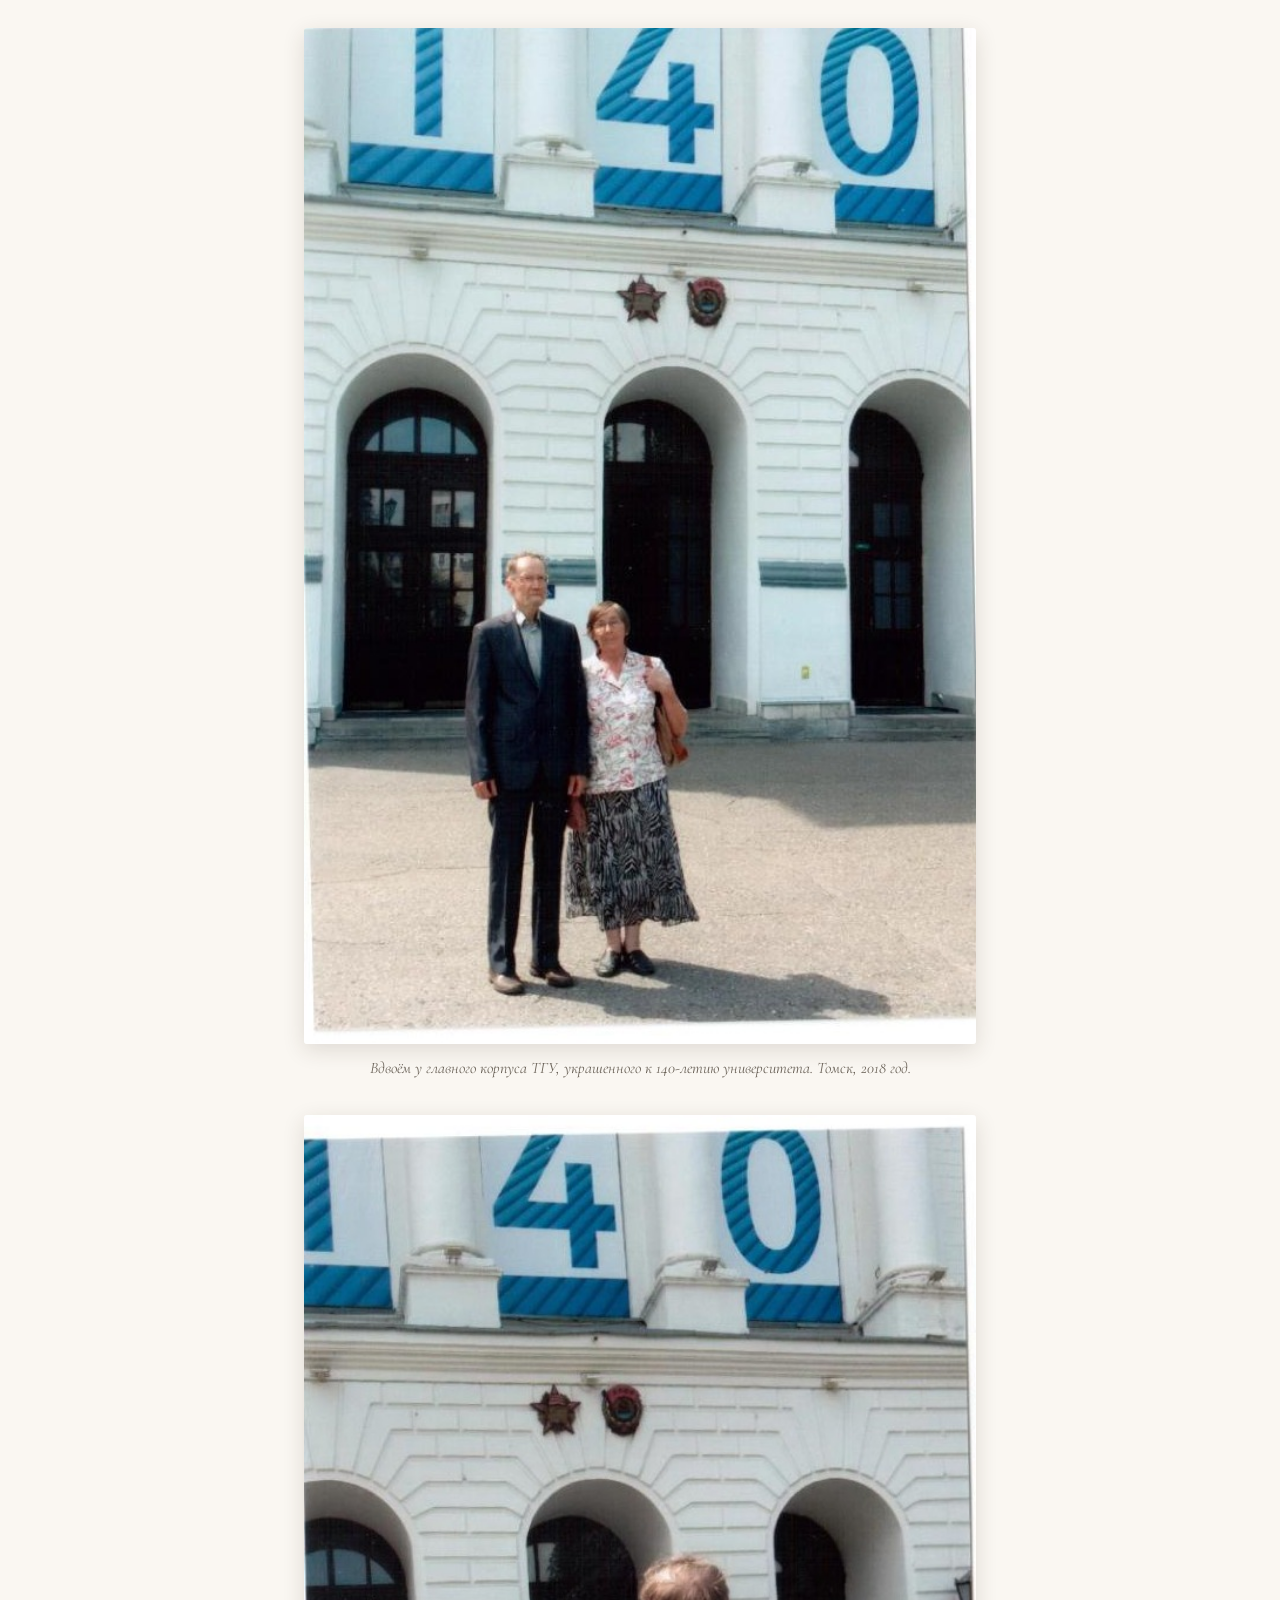
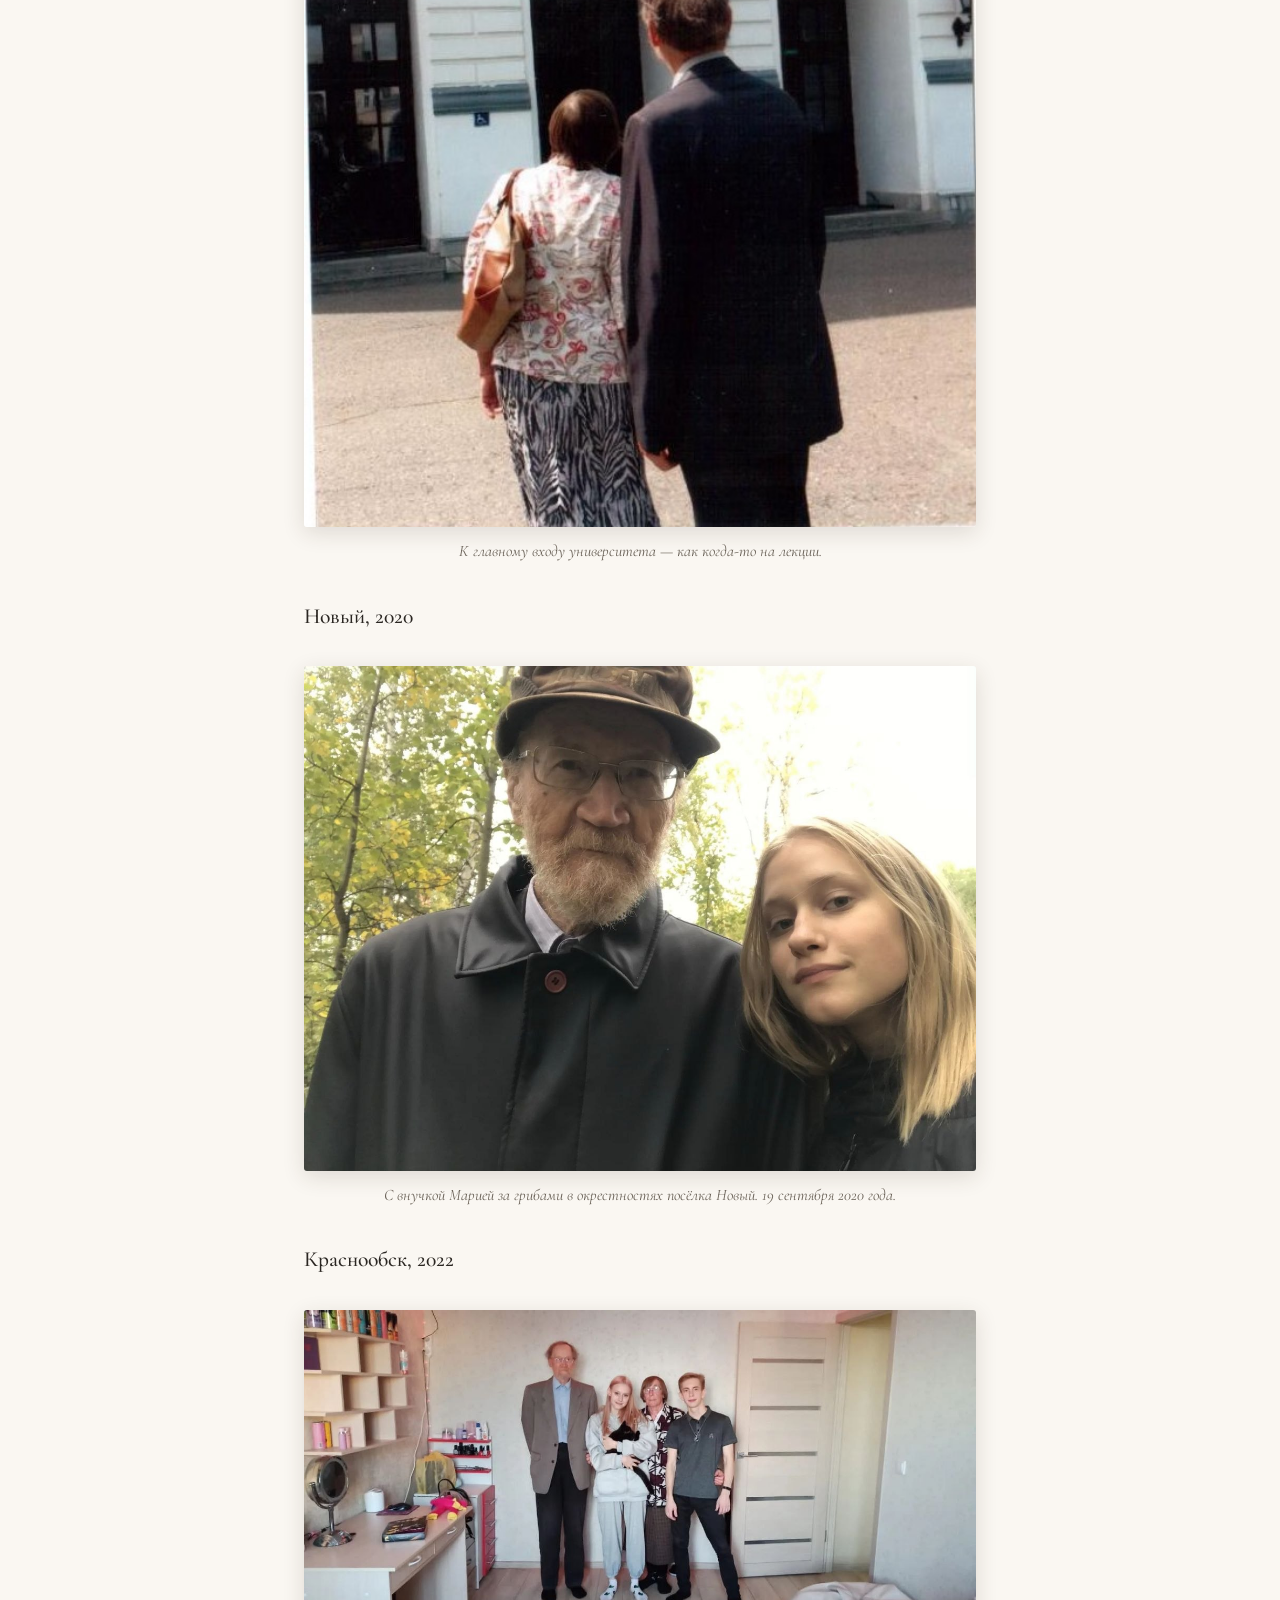
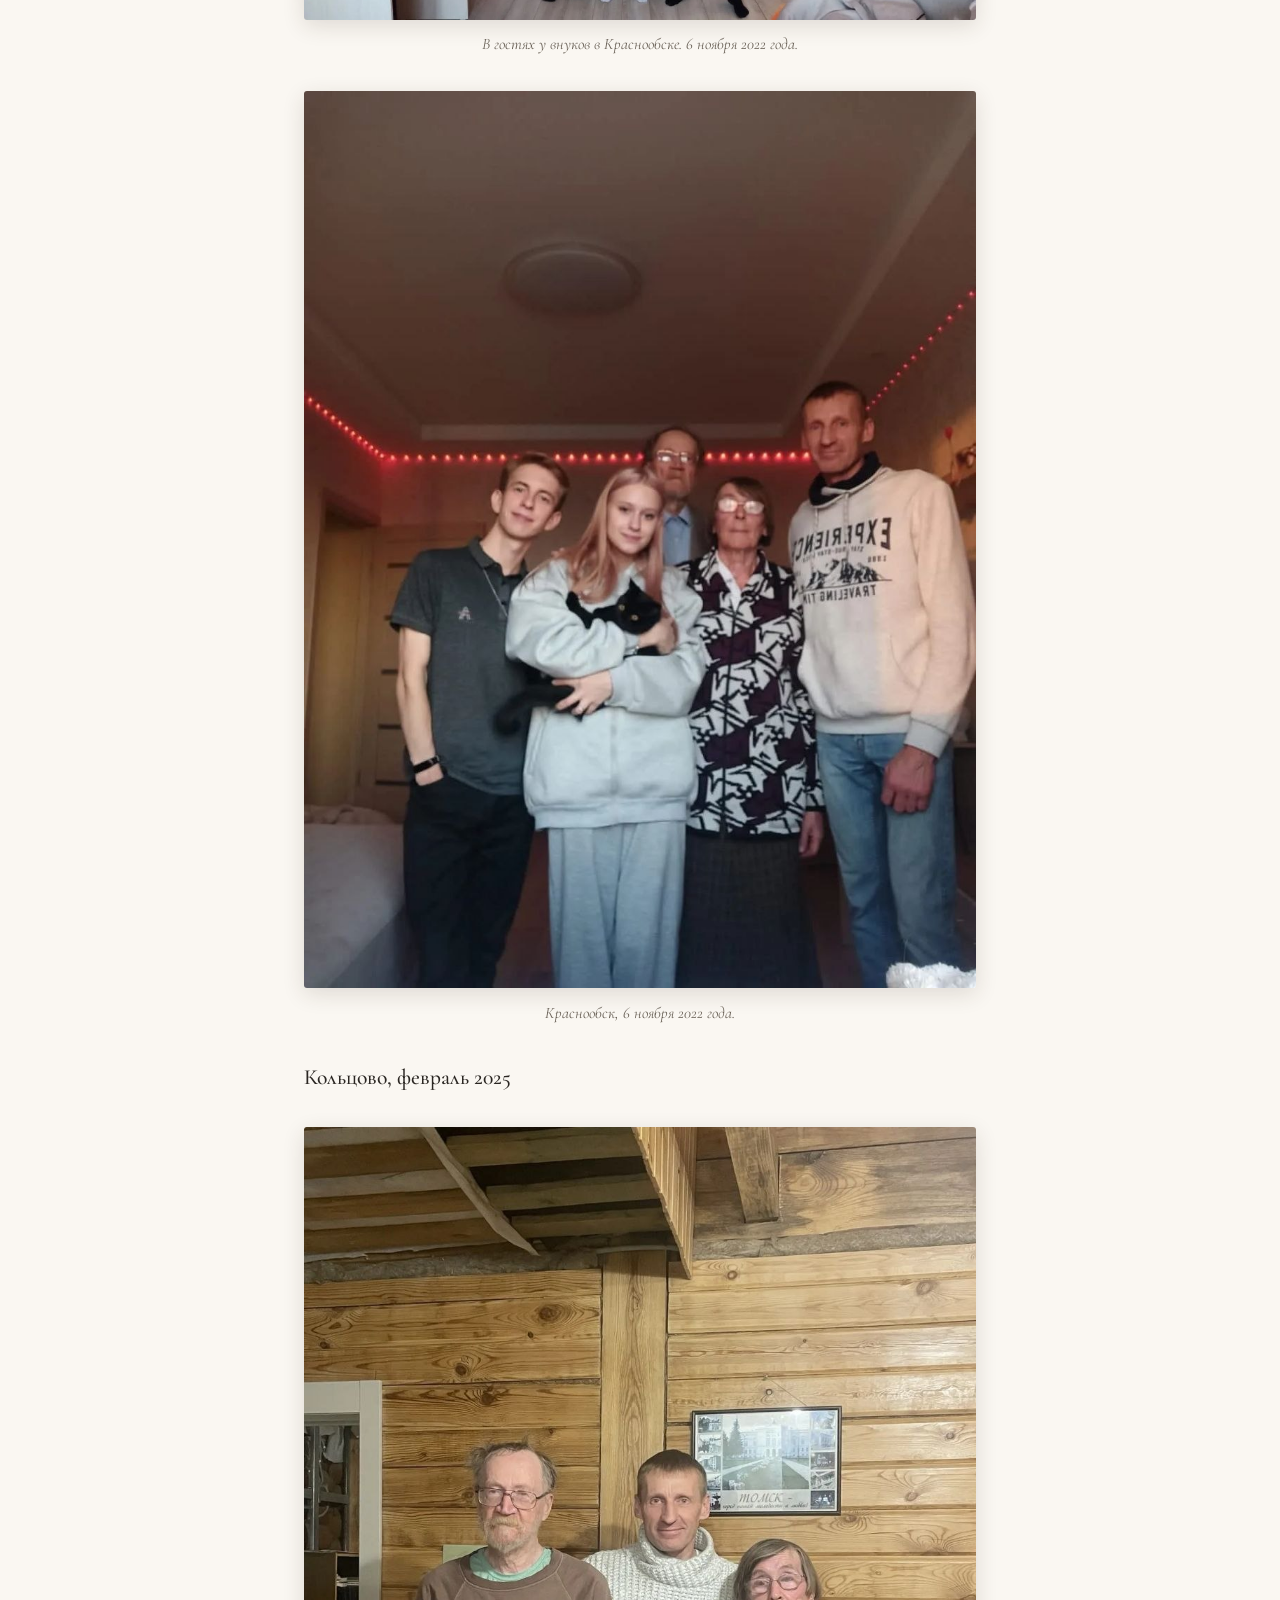
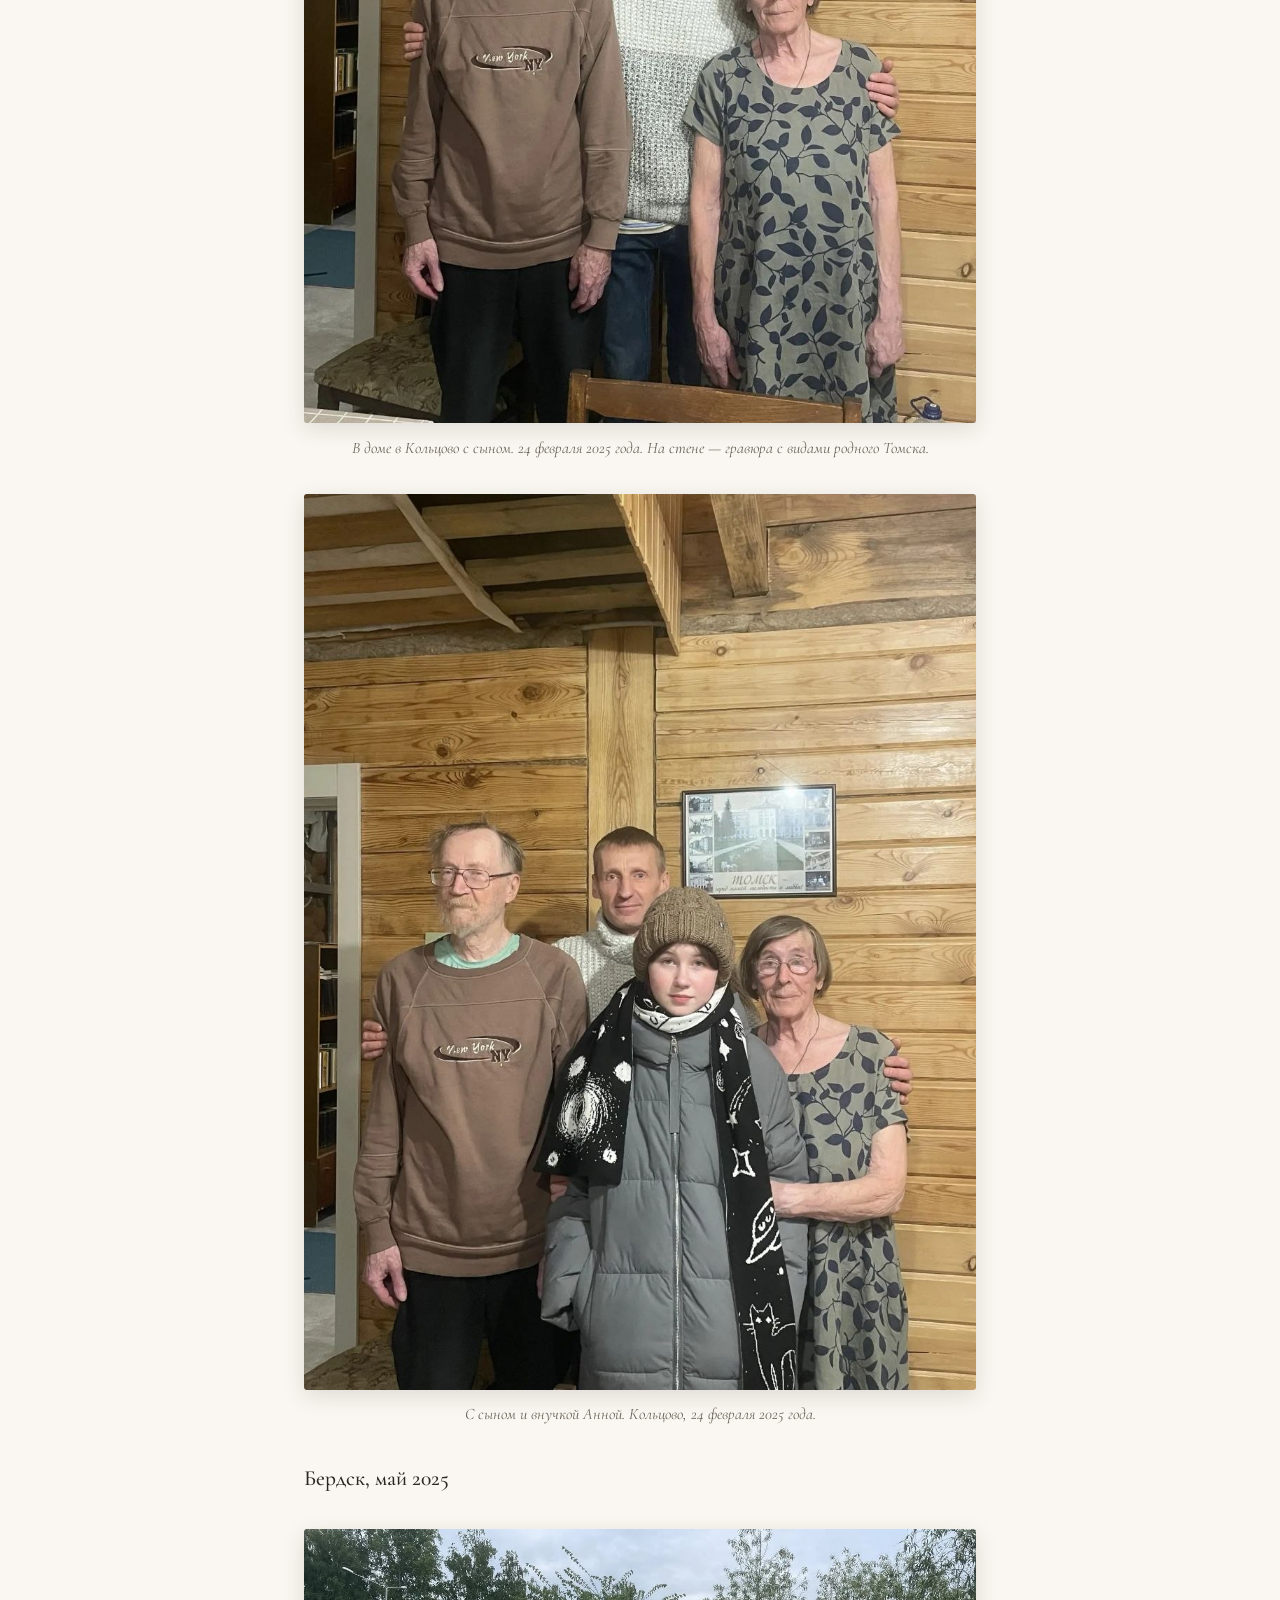
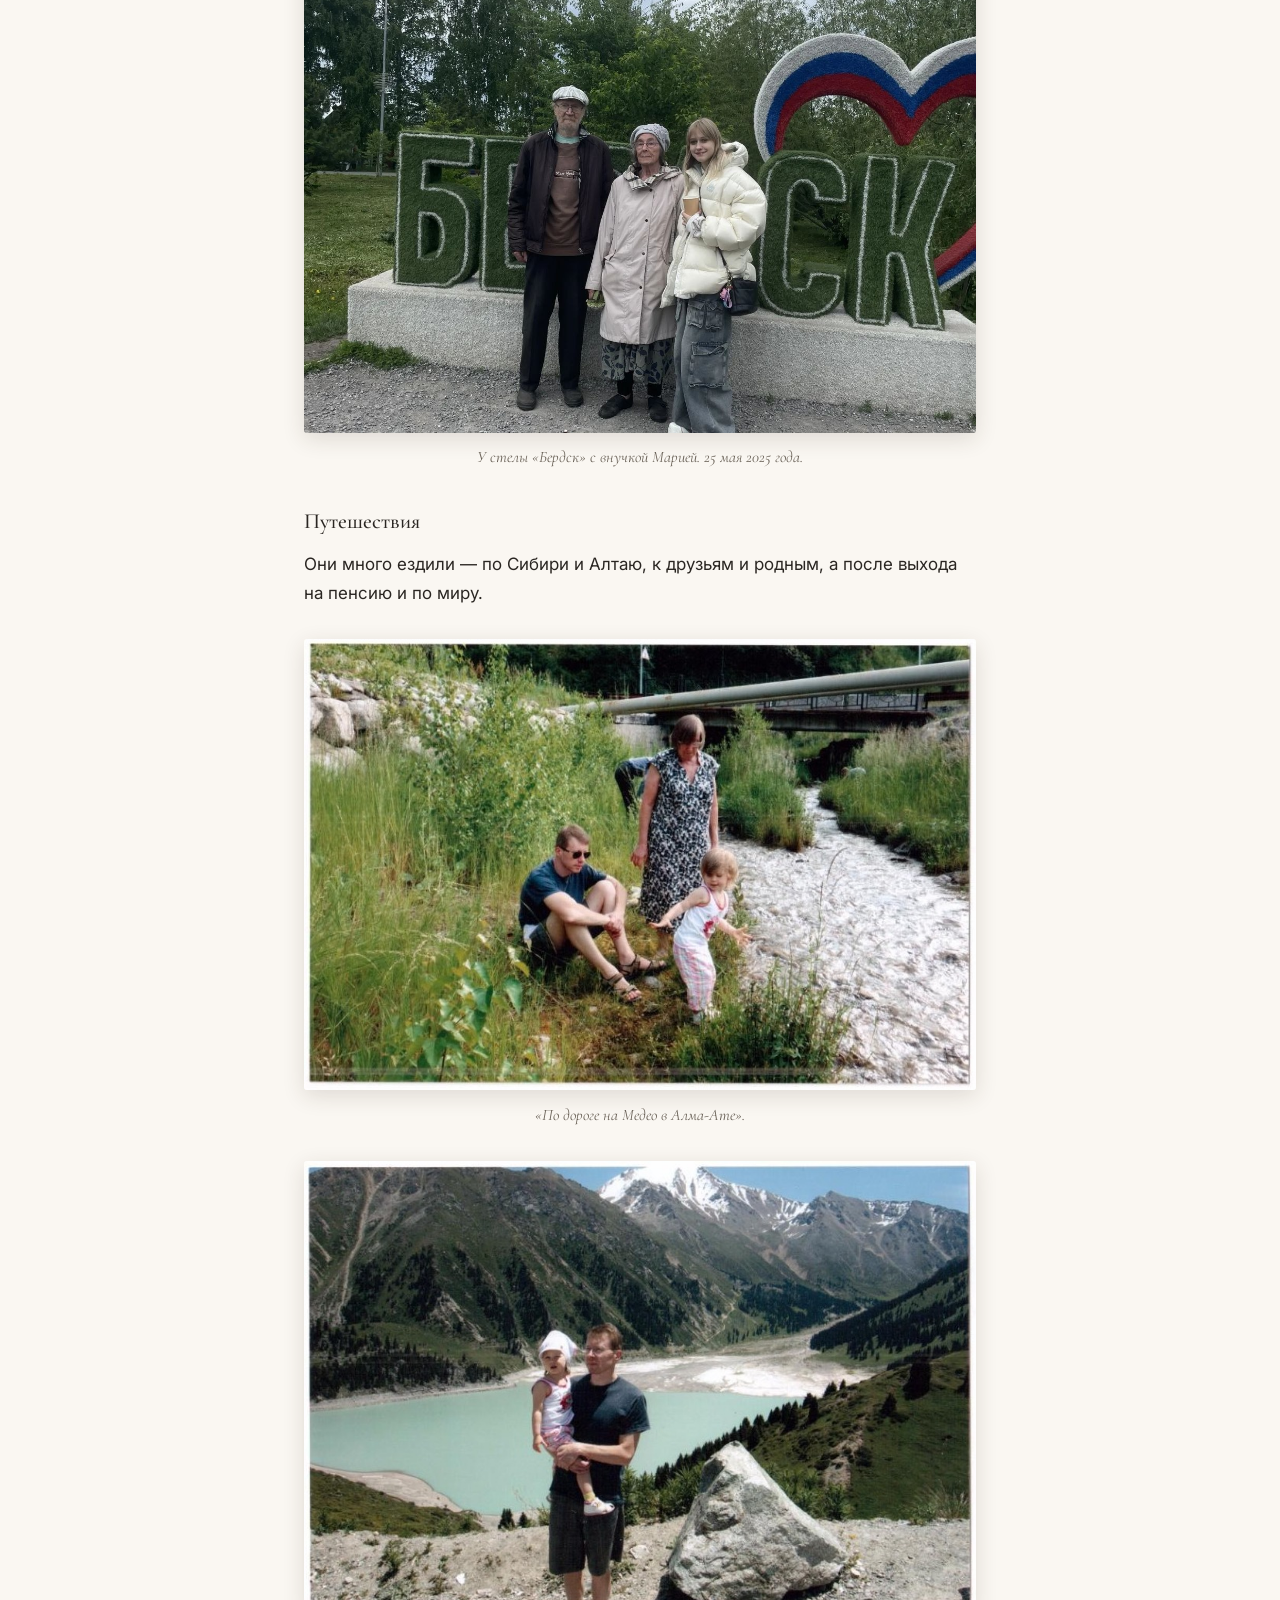
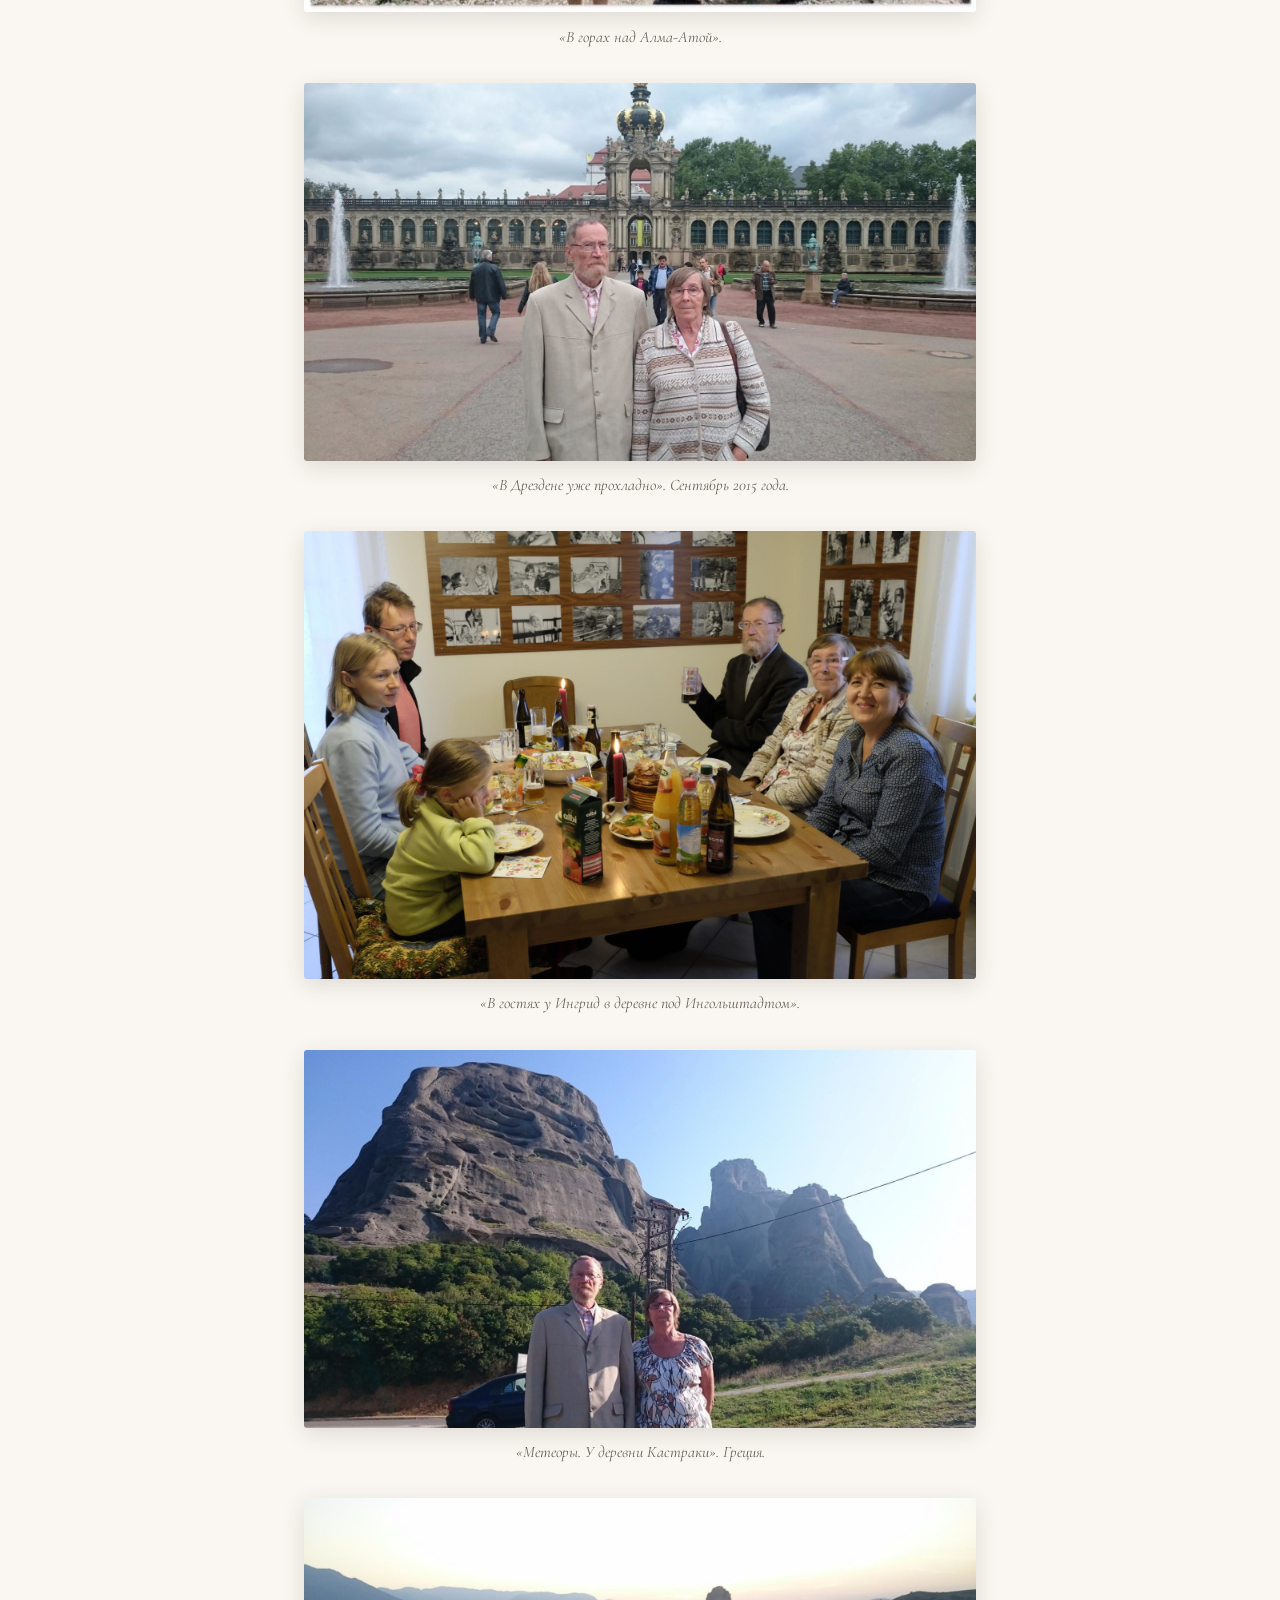
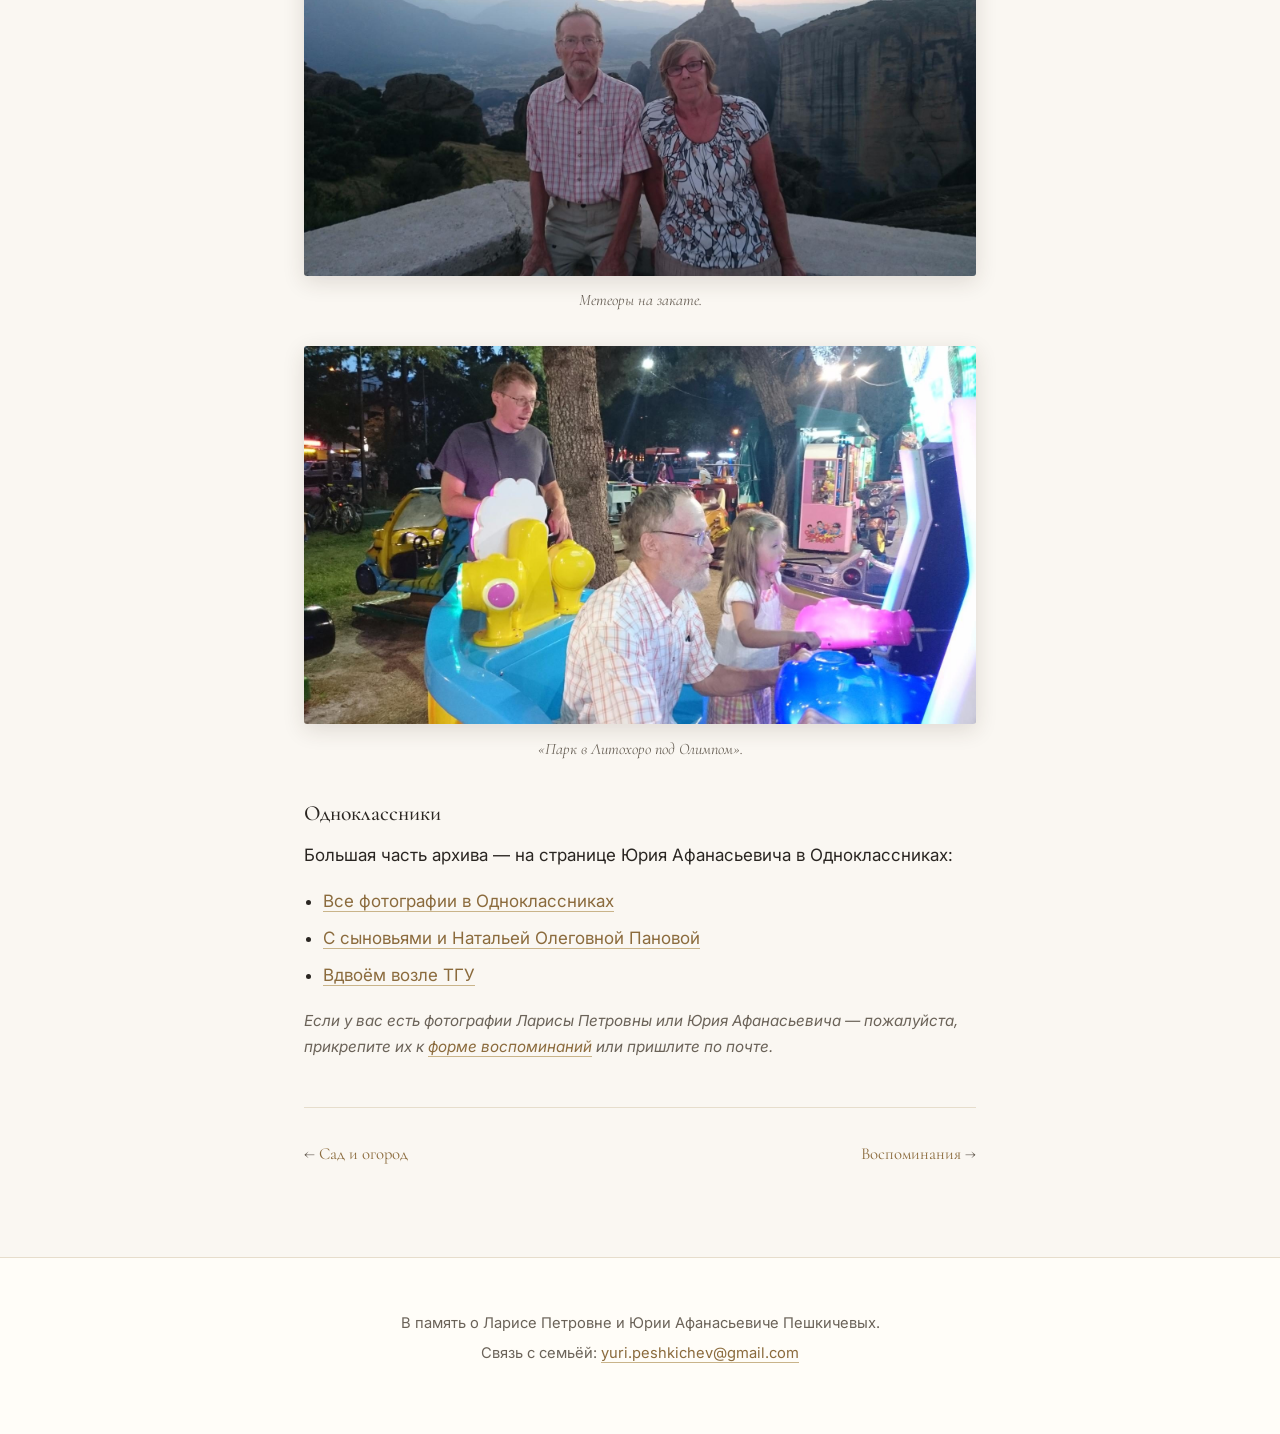
<file: photos.html>
<!doctype html>
<html lang="ru">
<head>
  <meta charset="utf-8">
  <meta name="viewport" content="width=device-width, initial-scale=1">
  <title>Фотографии — Лариса и Юрий Пешкичевы</title>
  <link rel="preconnect" href="https://fonts.googleapis.com">
  <link rel="preconnect" href="https://fonts.gstatic.com" crossorigin>
  <link href="https://fonts.googleapis.com/css2?family=Cormorant+Garamond:wght@400;500;600&family=Inter:wght@400;500&display=swap" rel="stylesheet">
  <link rel="stylesheet" href="styles.css">
</head>
<body>
  <header class="site-header">
    <a href="index.html" class="site-title">Лариса и Юрий Пешкичевы</a>
    <nav class="nav">
      <a href="history.html">История</a>
      <a href="tomsk.html">Томск и ТГУ</a>
      <a href="rudny.html">Рудный</a>
      <a href="berdsk.html">Бердск</a>
      <a href="koltsovo.html">Кольцово</a>
      <a href="science.html">Наука</a>
      <a href="garden.html">Сад и огород</a>
      <a href="photos.html">Фотографии</a>
      <a href="memories.html">Воспоминания</a>
      <a href="tree.html">Семейное дерево</a>
    </nav>
  </header>
  <main>
    <article class="section">
      <h1>Фотографии</h1>
      <p>Архив фотографий собирается. Здесь — снимки, уже размещённые на сайте, и ссылки на большую страницу в Одноклассниках.</p>

      <h3 class="sub-h">Семья</h3>
      <figure class="section-photo">
        <img src="images/family-panova/photo-1.jpeg" alt="Юрий Афанасьевич и Лариса Петровна с сыновьями Юрием и Константином и Натальей Олеговной Пановой" loading="lazy">
        <figcaption>С сыновьями Юрием и Константином и двоюродной сестрой Ларисы Петровны — Натальей Олеговной Пановой.</figcaption>
      </figure>

      <h3 class="sub-h">Дрезден, 2015</h3>
      <figure class="section-photo">
        <img src="images/dresden.jpeg" alt="Лариса Петровна и Юрий Афанасьевич у Цвингера в Дрездене" loading="lazy">
        <figcaption>У Цвингера. Сентябрь 2015 года.</figcaption>
      </figure>

      <h3 class="sub-h">Томск, 2018</h3>
      <figure class="section-photo">
        <img src="images/tomsk-tgu-140/photo-1.jpeg" alt="Юрий Афанасьевич и Лариса Петровна у главного корпуса ТГУ, украшенного к 140-летию университета" loading="lazy">
        <figcaption>Вдвоём у главного корпуса ТГУ, украшенного к 140-летию университета. Томск, 2018 год.</figcaption>
      </figure>
      <figure class="section-photo">
        <img src="images/tomsk-tgu-140/photo-2.jpeg" alt="Юрий Афанасьевич и Лариса Петровна идут к главному корпусу ТГУ" loading="lazy">
        <figcaption>К главному входу университета — как когда-то на лекции.</figcaption>
      </figure>

      <h3 class="sub-h">Новый, 2020</h3>
      <figure class="section-photo">
        <img src="images/novy-2020-09-19/photo-1.jpeg" alt="Юрий Афанасьевич с внучкой Марией в лесу за грибами" loading="lazy">
        <figcaption>С внучкой Марией за грибами в окрестностях посёлка Новый. 19 сентября 2020 года.</figcaption>
      </figure>

      <h3 class="sub-h">Краснообск, 2022</h3>
      <figure class="section-photo">
        <img src="images/krasnoobsk-2022-11-06/photo-1.jpeg" alt="Юрий Афанасьевич, Лариса Петровна с внуками в Краснообске" loading="lazy">
        <figcaption>В гостях у внуков в Краснообске. 6 ноября 2022 года.</figcaption>
      </figure>
      <figure class="section-photo">
        <img src="images/krasnoobsk-2022-11-06/photo-4.jpeg" alt="Семья в Краснообске" loading="lazy">
        <figcaption>Краснообск, 6 ноября 2022 года.</figcaption>
      </figure>

      <h3 class="sub-h">Кольцово, февраль 2025</h3>
      <figure class="section-photo">
        <img src="images/koltsovo-2025-02-24/photo-2.jpeg" alt="Юрий Афанасьевич, сын и Лариса Петровна в доме в Кольцово" loading="lazy">
        <figcaption>В доме в Кольцово с сыном. 24 февраля 2025 года. На стене — гравюра с видами родного Томска.</figcaption>
      </figure>
      <figure class="section-photo">
        <img src="images/koltsovo-2025-02-24/photo-1.jpeg" alt="Юрий Афанасьевич, сын, внучка Анна и Лариса Петровна в доме в Кольцово" loading="lazy">
        <figcaption>С сыном и внучкой Анной. Кольцово, 24 февраля 2025 года.</figcaption>
      </figure>

      <h3 class="sub-h">Бердск, май 2025</h3>
      <figure class="section-photo">
        <img src="images/berdsk-2025-05-25/photo-1.jpeg" alt="Юрий Афанасьевич, Лариса Петровна и внучка Мария у стелы «Бердск»" loading="lazy">
        <figcaption>У стелы «Бердск» с внучкой Марией. 25 мая 2025 года.</figcaption>
      </figure>

      <h3 class="sub-h">Путешествия</h3>
      <p>Они много ездили — по Сибири и Алтаю, к друзьям и родным, а после выхода на пенсию и по миру.</p>
      <figure class="section-photo">
        <img src="images/travel/medeo.jpeg" alt="Семья у горной речки по дороге на Медео" loading="lazy">
        <figcaption>«По дороге на Медео в Алма-Ате».</figcaption>
      </figure>
      <figure class="section-photo">
        <img src="images/travel/almaty-mountains.jpeg" alt="В горах над Алма-Атой, на фоне Большого Алматинского озера" loading="lazy">
        <figcaption>«В горах над Алма-Атой».</figcaption>
      </figure>
      <figure class="section-photo">
        <img src="images/travel/dresden-zwinger.jpeg" alt="Лариса Петровна и Юрий Афанасьевич во дворе Цвингера в Дрездене" loading="lazy">
        <figcaption>«В Дрездене уже прохладно». Сентябрь 2015 года.</figcaption>
      </figure>
      <figure class="section-photo">
        <img src="images/travel/ingrid.jpeg" alt="За столом у Ингрид в деревне под Ингольштадтом" loading="lazy">
        <figcaption>«В гостях у Ингрид в деревне под Ингольштадтом».</figcaption>
      </figure>
      <figure class="section-photo">
        <img src="images/travel/meteory-1.jpeg" alt="Лариса Петровна и Юрий Афанасьевич у скал Метеоры, деревня Кастраки" loading="lazy">
        <figcaption>«Метеоры. У деревни Кастраки». Греция.</figcaption>
      </figure>
      <figure class="section-photo">
        <img src="images/travel/meteory-2.jpeg" alt="Вдвоём на фоне скал Метеоры на закате" loading="lazy">
        <figcaption>Метеоры на закате.</figcaption>
      </figure>
      <figure class="section-photo">
        <img src="images/travel/litohoro.jpeg" alt="Юрий Афанасьевич с внучкой в парке в Литохоро под Олимпом" loading="lazy">
        <figcaption>«Парк в Литохоро под Олимпом».</figcaption>
      </figure>

      <h3 class="sub-h">Одноклассники</h3>
      <p>Большая часть архива — на странице Юрия Афанасьевича в Одноклассниках:</p>
      <ul>
        <li><a href="https://ok.ru/profile/526893074519/pphotos" target="_blank" rel="noopener">Все фотографии в Одноклассниках</a></li>
        <li><a href="https://ok.ru/profile/526893074519/pphotos/865047179095" target="_blank" rel="noopener">С сыновьями и Натальей Олеговной Пановой</a></li>
        <li><a href="https://ok.ru/profile/526893074519/pphotos/875128306775" target="_blank" rel="noopener">Вдвоём возле ТГУ</a></li>
      </ul>
      <p class="placeholder">Если у вас есть фотографии Ларисы Петровны или Юрия Афанасьевича — пожалуйста, прикрепите их к <a href="memories.html">форме воспоминаний</a> или пришлите по почте.</p>

      <nav class="page-nav">
        <a class="prev" href="garden.html">Сад и огород</a>
        <span class="spacer"></span>
        <a class="next" href="memories.html">Воспоминания</a>
      </nav>
    </article>
  </main>
  <footer class="footer">
    <p>В память о Ларисе Петровне и Юрии Афанасьевиче Пешкичевых.</p>
    <p>Связь с семьёй: <a href="mailto:yuri.peshkichev@gmail.com">yuri.peshkichev@gmail.com</a></p>
  </footer>
</body>
</html>
</file>
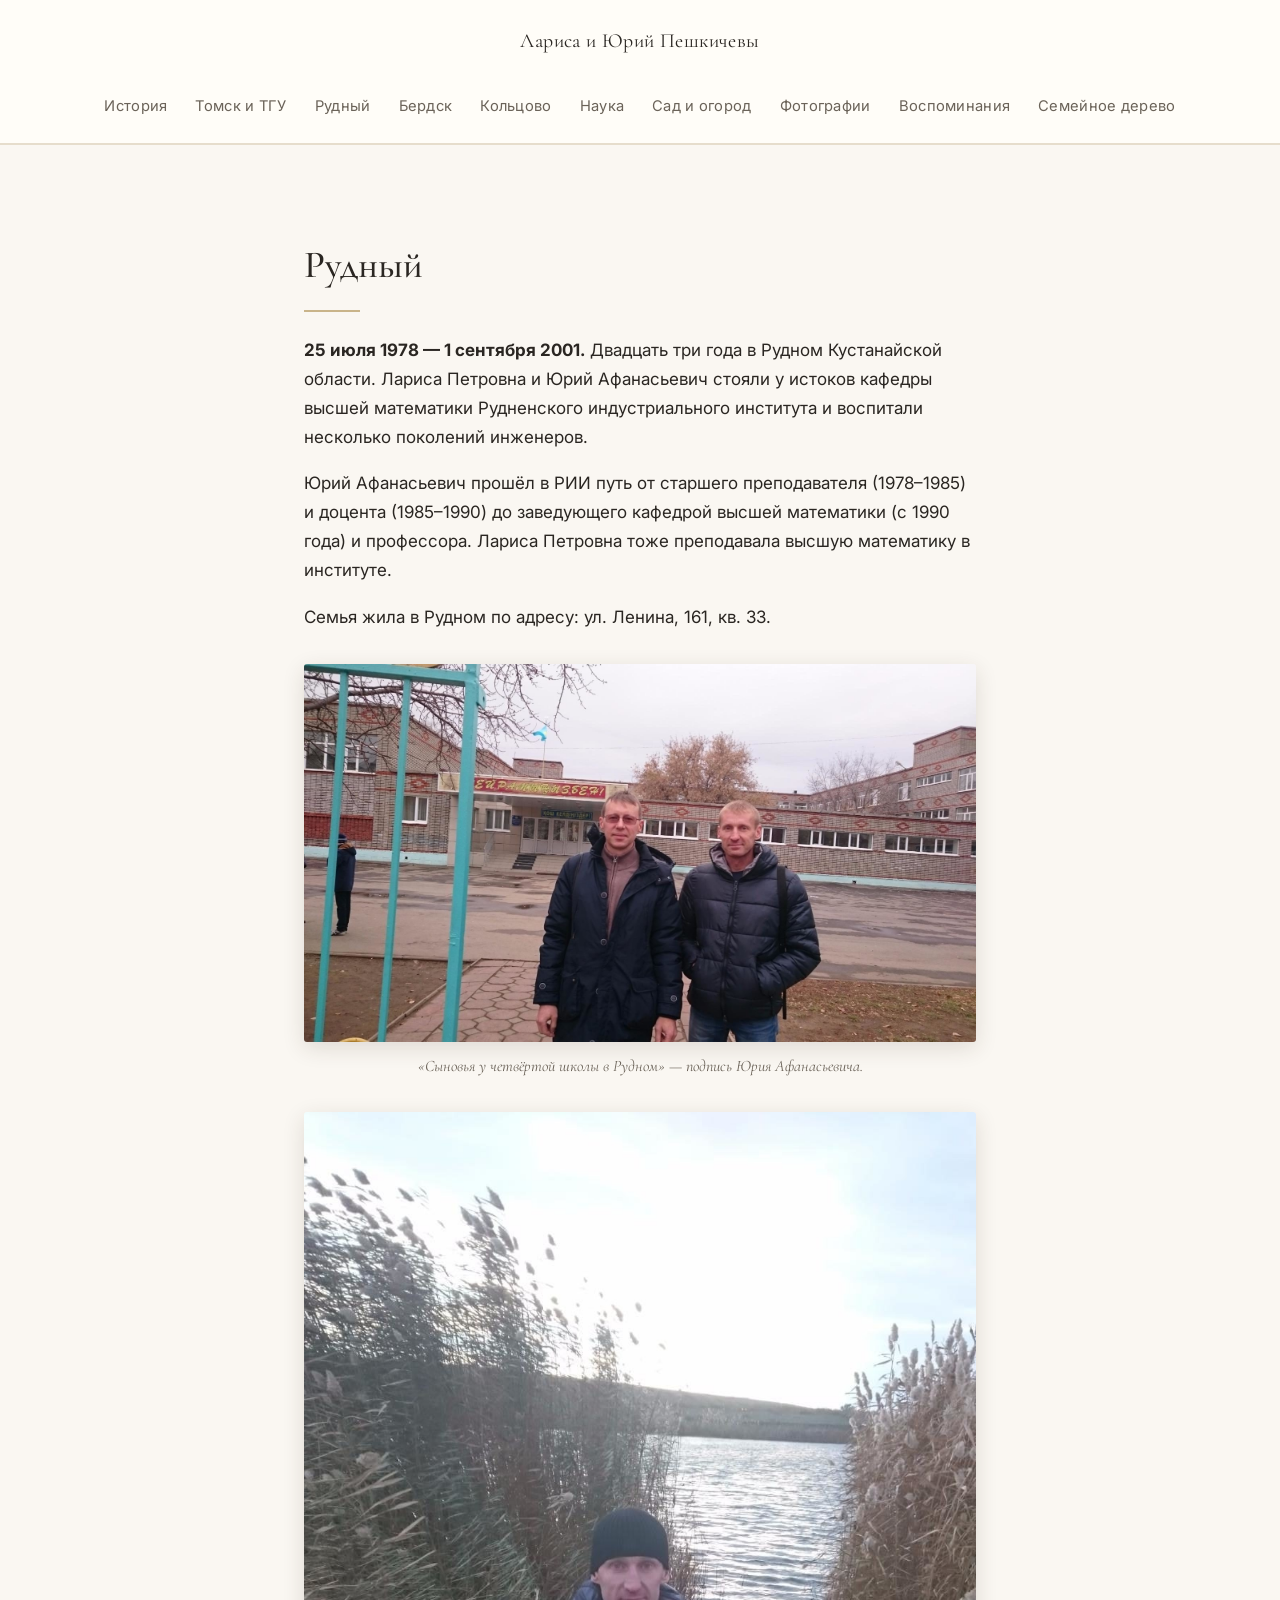
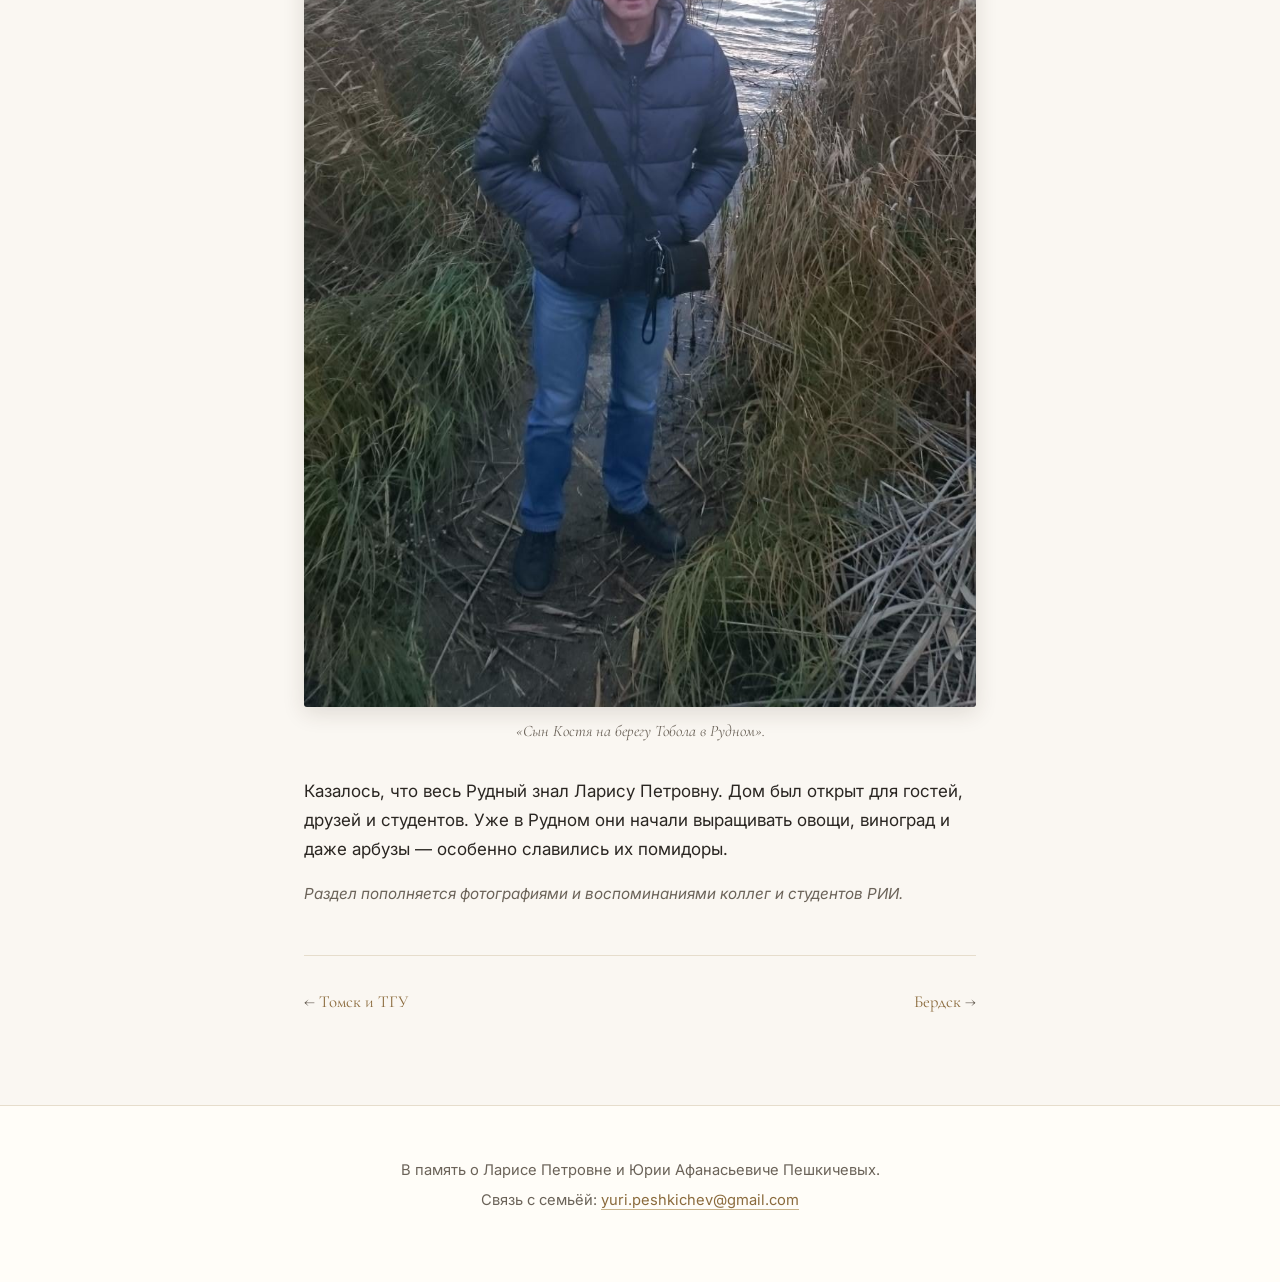
<file: rudny.html>
<!doctype html>
<html lang="ru">
<head>
  <meta charset="utf-8">
  <meta name="viewport" content="width=device-width, initial-scale=1">
  <title>Рудный — Лариса и Юрий Пешкичевы</title>
  <link rel="preconnect" href="https://fonts.googleapis.com">
  <link rel="preconnect" href="https://fonts.gstatic.com" crossorigin>
  <link href="https://fonts.googleapis.com/css2?family=Cormorant+Garamond:wght@400;500;600&family=Inter:wght@400;500&display=swap" rel="stylesheet">
  <link rel="stylesheet" href="styles.css">
</head>
<body>
  <header class="site-header">
    <a href="index.html" class="site-title">Лариса и Юрий Пешкичевы</a>
    <nav class="nav">
      <a href="history.html">История</a>
      <a href="tomsk.html">Томск и ТГУ</a>
      <a href="rudny.html">Рудный</a>
      <a href="berdsk.html">Бердск</a>
      <a href="koltsovo.html">Кольцово</a>
      <a href="science.html">Наука</a>
      <a href="garden.html">Сад и огород</a>
      <a href="photos.html">Фотографии</a>
      <a href="memories.html">Воспоминания</a>
      <a href="tree.html">Семейное дерево</a>
    </nav>
  </header>
  <main>
    <article class="section">
      <h1>Рудный</h1>
      <p><strong>25 июля 1978 — 1 сентября 2001.</strong> Двадцать три года в Рудном Кустанайской области. Лариса Петровна и Юрий Афанасьевич стояли у истоков кафедры высшей математики Рудненского индустриального института и воспитали несколько поколений инженеров.</p>
      <p>Юрий Афанасьевич прошёл в РИИ путь от старшего преподавателя (1978–1985) и доцента (1985–1990) до заведующего кафедрой высшей математики (с 1990 года) и профессора. Лариса Петровна тоже преподавала высшую математику в институте.</p>
      <p>Семья жила в Рудном по адресу: ул. Ленина, 161, кв. 33.</p>
      <figure class="section-photo">
        <img src="images/rudny/sons-school4.jpeg" alt="Сыновья Юрий и Константин у четвёртой школы в Рудном" loading="lazy">
        <figcaption>«Сыновья у четвёртой школы в Рудном» — подпись Юрия Афанасьевича.</figcaption>
      </figure>
      <figure class="section-photo">
        <img src="images/rudny/kostya-tobol.jpeg" alt="Сын Константин на берегу Тобола в Рудном" loading="lazy">
        <figcaption>«Сын Костя на берегу Тобола в Рудном».</figcaption>
      </figure>
      <p>Казалось, что весь Рудный знал Ларису Петровну. Дом был открыт для гостей, друзей и студентов. Уже в Рудном они начали выращивать овощи, виноград и даже арбузы — особенно славились их помидоры.</p>
      <p class="placeholder">Раздел пополняется фотографиями и воспоминаниями коллег и студентов РИИ.</p>

      <nav class="page-nav">
        <a class="prev" href="tomsk.html">Томск и ТГУ</a>
        <span class="spacer"></span>
        <a class="next" href="berdsk.html">Бердск</a>
      </nav>
    </article>
  </main>
  <footer class="footer">
    <p>В память о Ларисе Петровне и Юрии Афанасьевиче Пешкичевых.</p>
    <p>Связь с семьёй: <a href="mailto:yuri.peshkichev@gmail.com">yuri.peshkichev@gmail.com</a></p>
  </footer>
</body>
</html>
</file>
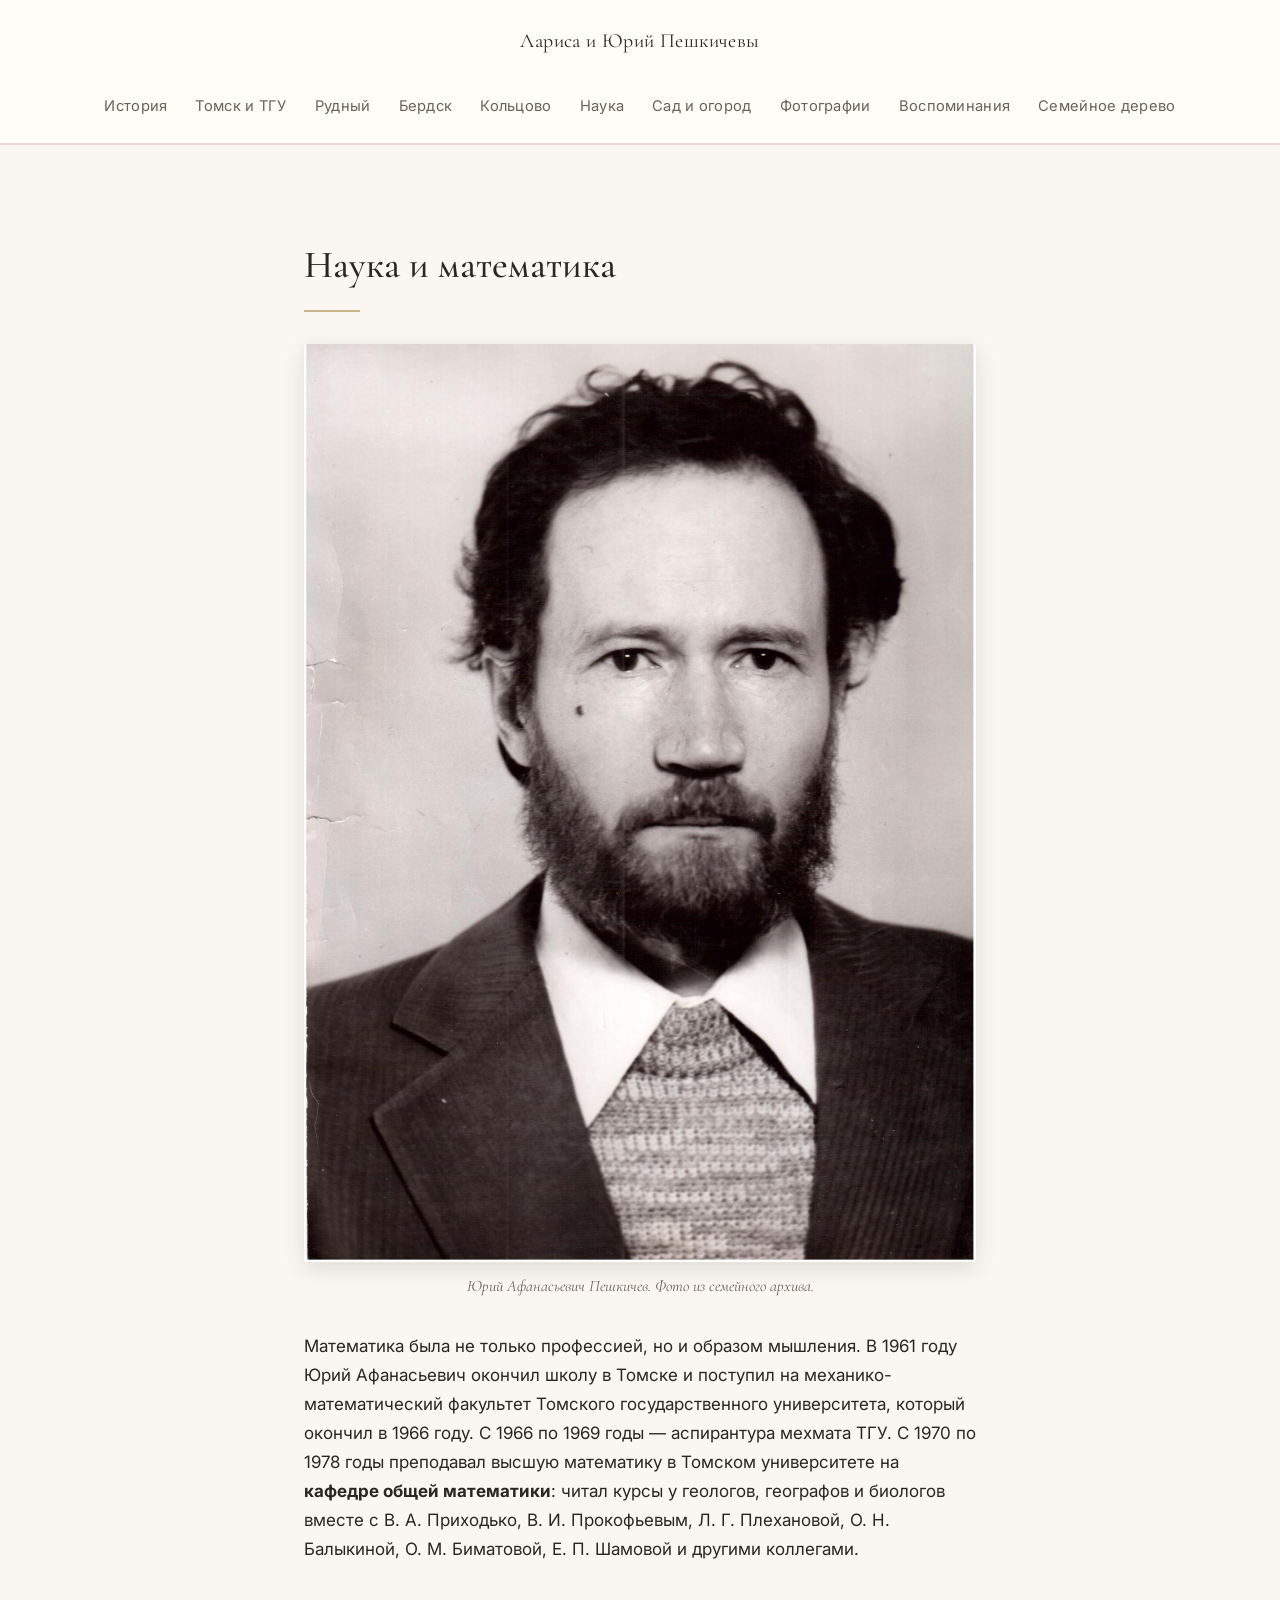
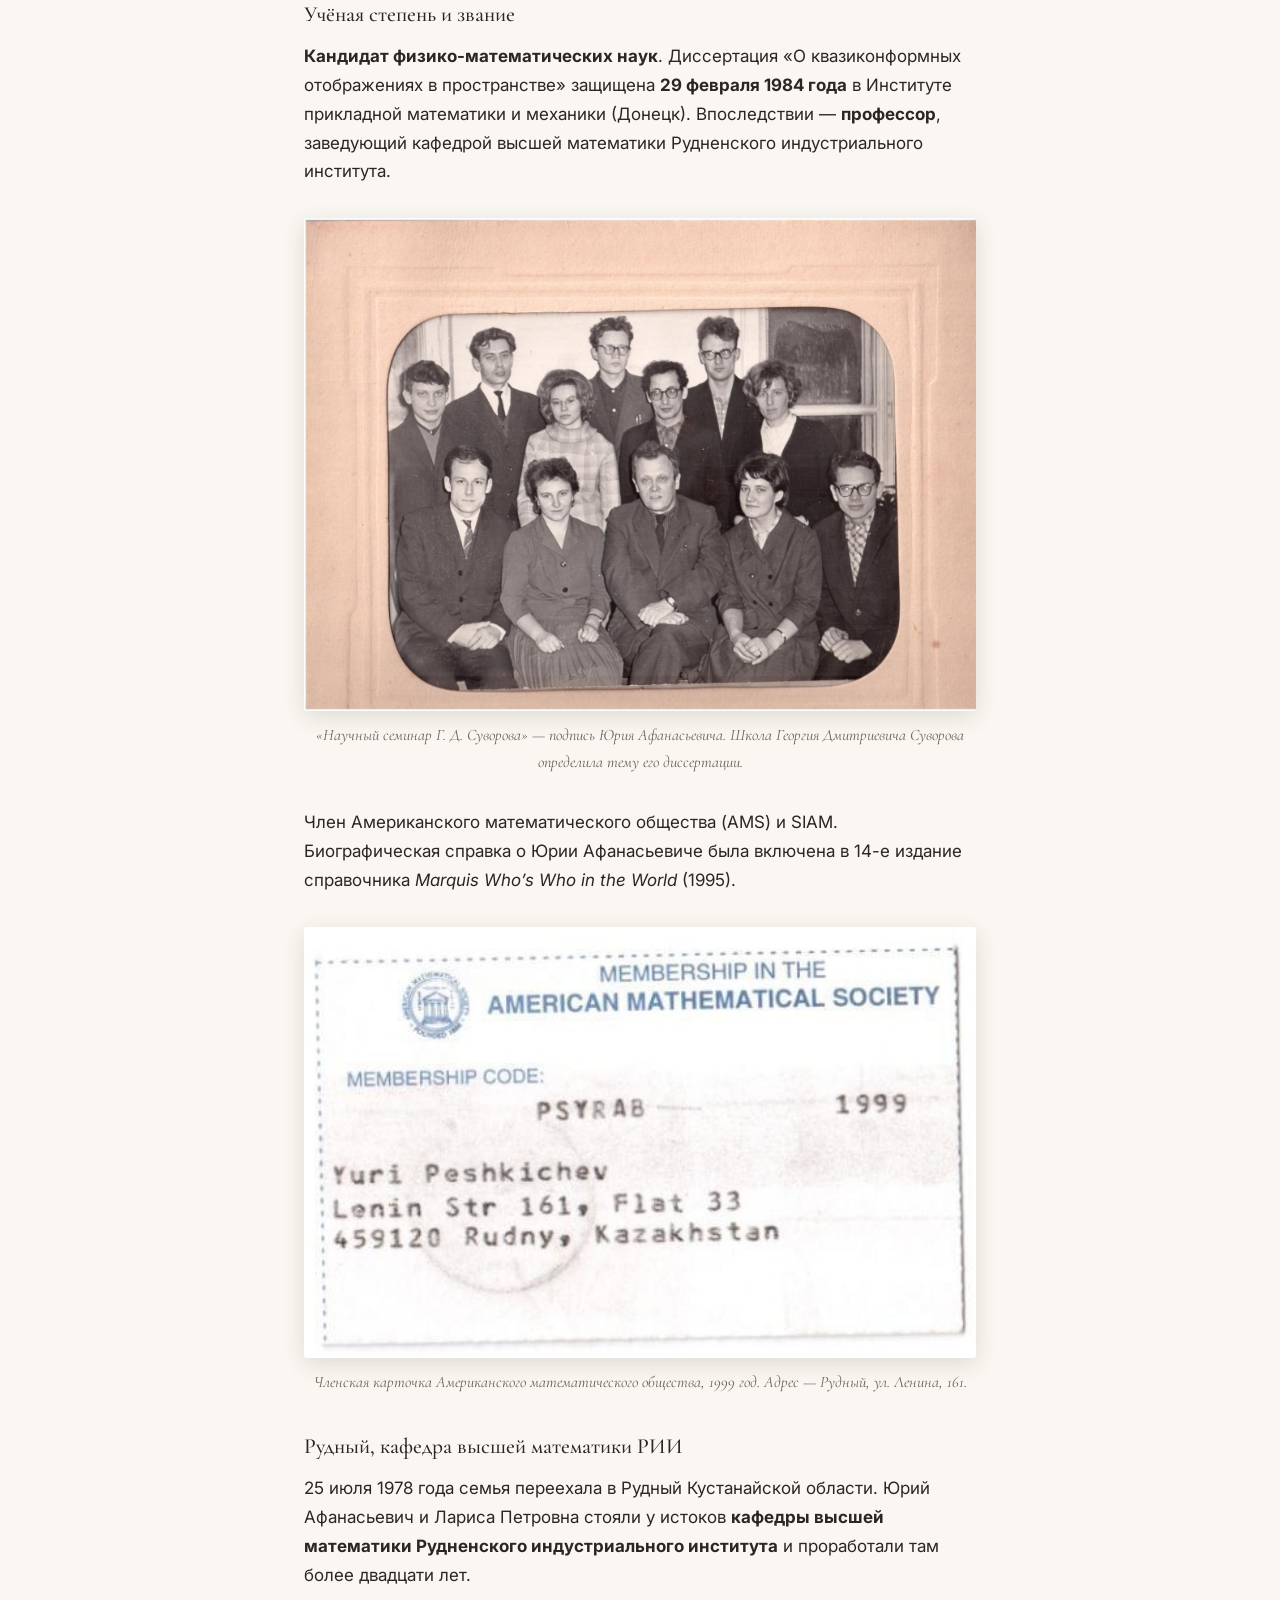
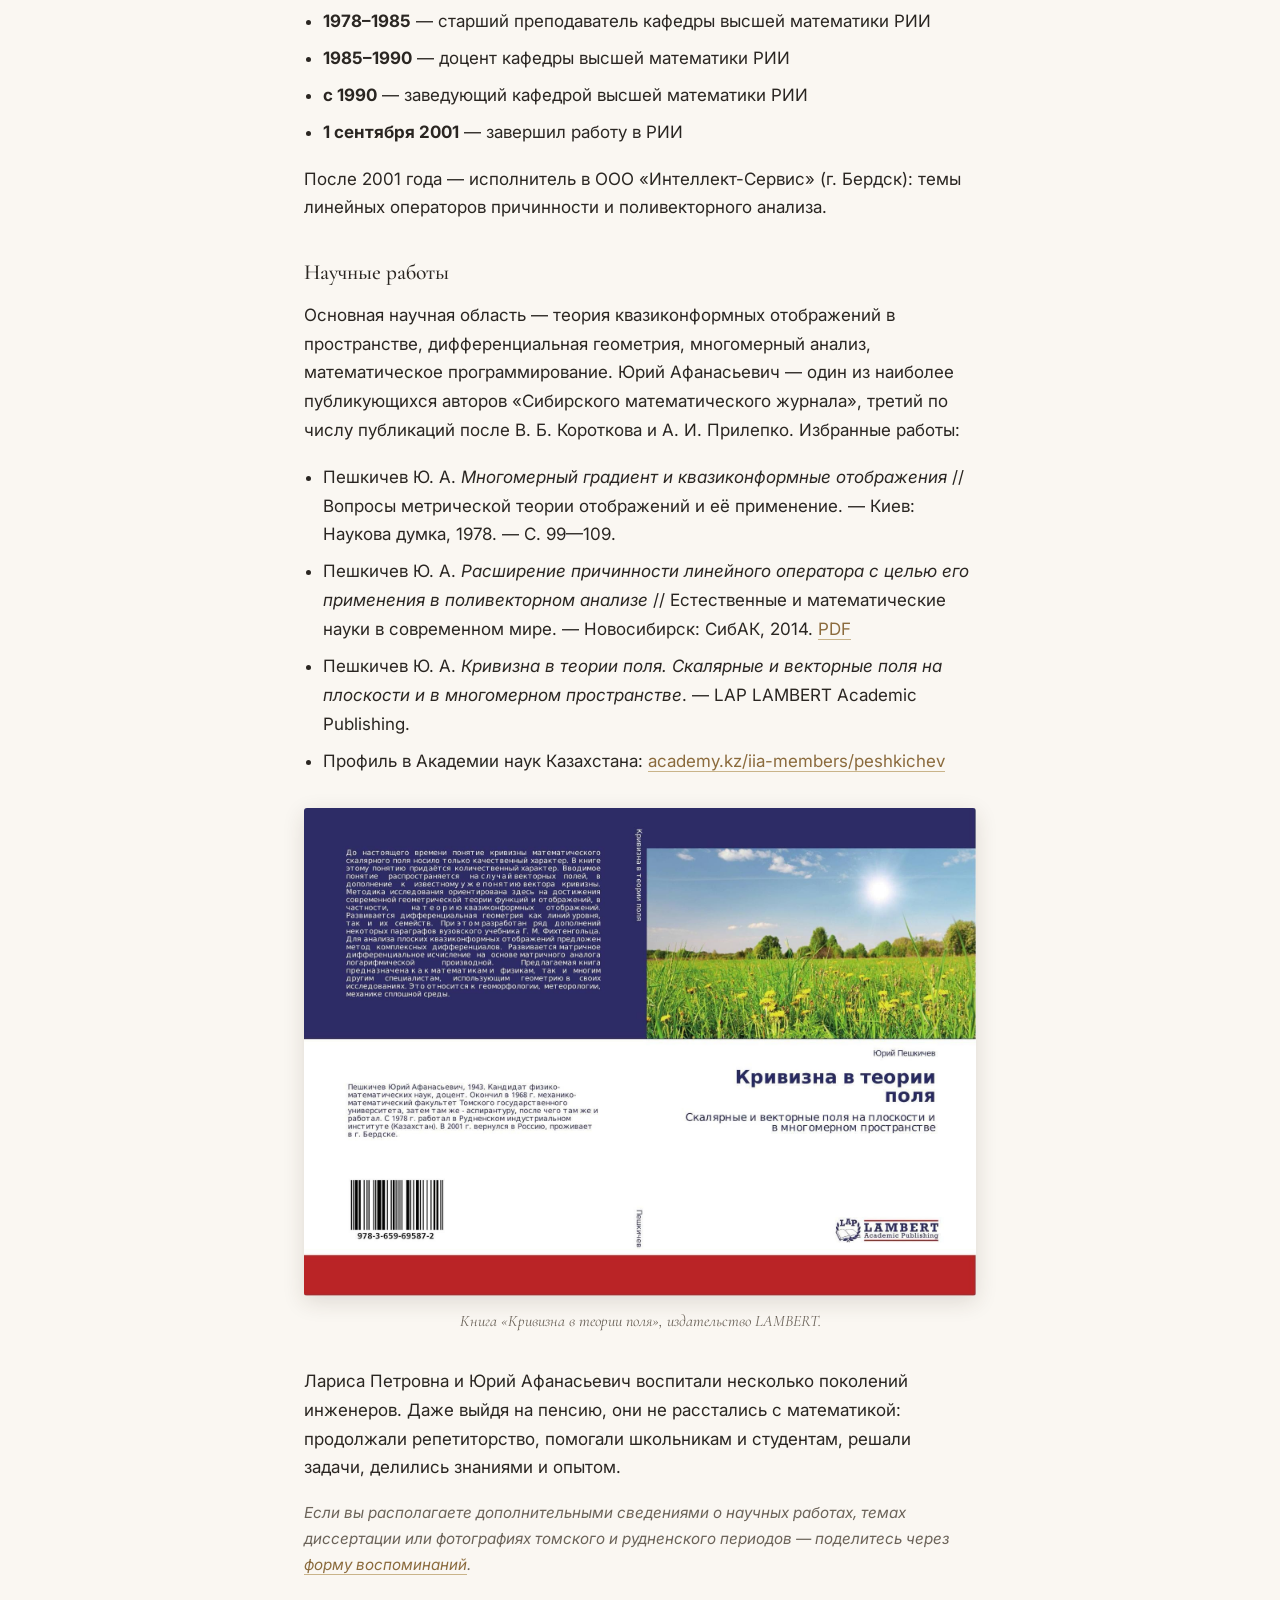
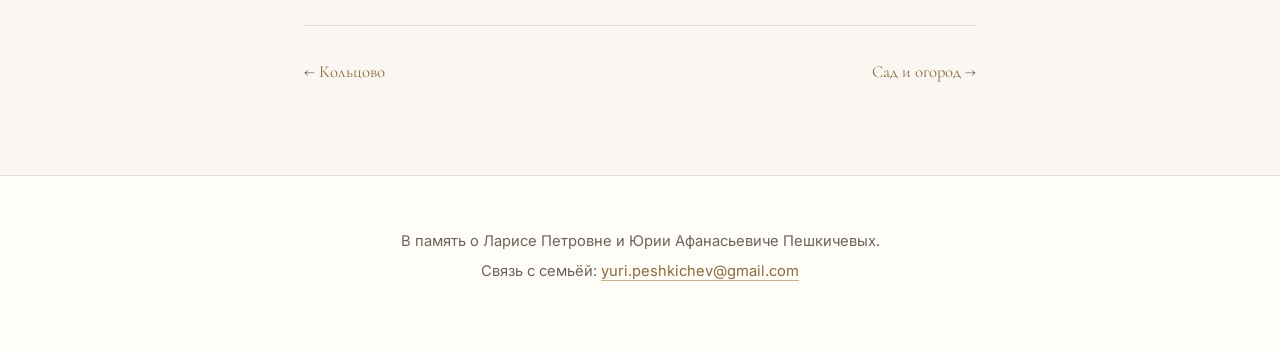
<file: science.html>
<!doctype html>
<html lang="ru">
<head>
  <meta charset="utf-8">
  <meta name="viewport" content="width=device-width, initial-scale=1">
  <title>Наука и математика — Лариса и Юрий Пешкичевы</title>
  <link rel="preconnect" href="https://fonts.googleapis.com">
  <link rel="preconnect" href="https://fonts.gstatic.com" crossorigin>
  <link href="https://fonts.googleapis.com/css2?family=Cormorant+Garamond:wght@400;500;600&family=Inter:wght@400;500&display=swap" rel="stylesheet">
  <link rel="stylesheet" href="styles.css">
</head>
<body>
  <header class="site-header">
    <a href="index.html" class="site-title">Лариса и Юрий Пешкичевы</a>
    <nav class="nav">
      <a href="history.html">История</a>
      <a href="tomsk.html">Томск и ТГУ</a>
      <a href="rudny.html">Рудный</a>
      <a href="berdsk.html">Бердск</a>
      <a href="koltsovo.html">Кольцово</a>
      <a href="science.html">Наука</a>
      <a href="garden.html">Сад и огород</a>
      <a href="photos.html">Фотографии</a>
      <a href="memories.html">Воспоминания</a>
      <a href="tree.html">Семейное дерево</a>
    </nav>
  </header>
  <main>
    <article class="section">
      <h1>Наука и математика</h1>
      <figure class="section-photo">
        <img src="images/roots/portrait-beard.jpeg" alt="Юрий Афанасьевич Пешкичев, чёрно-белый портрет" loading="lazy">
        <figcaption>Юрий Афанасьевич Пешкичев. Фото из семейного архива.</figcaption>
      </figure>
      <p>Математика была не только профессией, но и образом мышления. В 1961 году Юрий Афанасьевич окончил школу в Томске и поступил на механико-математический факультет Томского государственного университета, который окончил в 1966 году. С 1966 по 1969 годы — аспирантура мехмата ТГУ. С 1970 по 1978 годы преподавал высшую математику в Томском университете на <strong>кафедре общей математики</strong>: читал курсы у геологов, географов и биологов вместе с В. А. Приходько, В. И. Прокофьевым, Л. Г. Плехановой, О. Н. Балыкиной, О. М. Биматовой, Е. П. Шамовой и другими коллегами.</p>

      <h3 class="sub-h">Учёная степень и звание</h3>
      <p><strong>Кандидат физико-математических наук</strong>. Диссертация «О квазиконформных отображениях в пространстве» защищена <strong>29 февраля 1984 года</strong> в Институте прикладной математики и механики (Донецк). Впоследствии — <strong>профессор</strong>, заведующий кафедрой высшей математики Рудненского индустриального института.</p>
      <figure class="section-photo">
        <img src="images/science/seminar-suvorova.jpeg" alt="Участники научного семинара Г. Д. Суворова, чёрно-белое фото" loading="lazy">
        <figcaption>«Научный семинар Г. Д. Суворова» — подпись Юрия Афанасьевича. Школа Георгия Дмитриевича Суворова определила тему его диссертации.</figcaption>
      </figure>
      <p>Член Американского математического общества (AMS) и SIAM. Биографическая справка о Юрии Афанасьевиче была включена в 14-е издание справочника <em>Marquis Who&rsquo;s Who in the World</em> (1995).</p>
      <figure class="section-photo">
        <img src="images/science/ams-card.jpeg" alt="Членская карточка Американского математического общества на имя Yuri Peshkichev, 1999 год" loading="lazy">
        <figcaption>Членская карточка Американского математического общества, 1999 год. Адрес — Рудный, ул. Ленина, 161.</figcaption>
      </figure>

      <h3 class="sub-h">Рудный, кафедра высшей математики РИИ</h3>
      <p>25 июля 1978 года семья переехала в Рудный Кустанайской области. Юрий Афанасьевич и Лариса Петровна стояли у истоков <strong>кафедры высшей математики Рудненского индустриального института</strong> и проработали там более двадцати лет.</p>
      <ul>
        <li><strong>1978–1985</strong> — старший преподаватель кафедры высшей математики РИИ</li>
        <li><strong>1985–1990</strong> — доцент кафедры высшей математики РИИ</li>
        <li><strong>с 1990</strong> — заведующий кафедрой высшей математики РИИ</li>
        <li><strong>1 сентября 2001</strong> — завершил работу в РИИ</li>
      </ul>
      <p>После 2001 года — исполнитель в ООО «Интеллект-Сервис» (г. Бердск): темы линейных операторов причинности и поливекторного анализа.</p>

      <h3 class="sub-h">Научные работы</h3>
      <p>Основная научная область — теория квазиконформных отображений в пространстве, дифференциальная геометрия, многомерный анализ, математическое программирование. Юрий Афанасьевич — один из наиболее публикующихся авторов «Сибирского математического журнала», третий по числу публикаций после В. Б. Короткова и А. И. Прилепко. Избранные работы:</p>
      <ul>
        <li>Пешкичев Ю. А. <em>Многомерный градиент и квазиконформные отображения</em> // Вопросы метрической теории отображений и её применение. — Киев: Наукова думка, 1978. — С. 99—109.</li>
        <li>Пешкичев Ю. А. <em>Расширение причинности линейного оператора с целью его применения в поливекторном анализе</em> // Естественные и математические науки в современном мире. — Новосибирск: СибАК, 2014. <a href="https://sibac.info/sites/default/files/archive/2014/estestvennye_nauki_05.03.2014_-_pravka.pdf" target="_blank" rel="noopener">PDF</a></li>
        <li>Пешкичев Ю. А. <em>Кривизна в теории поля. Скалярные и векторные поля на плоскости и в многомерном пространстве</em>. — LAP LAMBERT Academic Publishing.</li>
        <li>Профиль в Академии наук Казахстана: <a href="https://academy.kz/iia-members/peshkichev" target="_blank" rel="noopener">academy.kz/iia-members/peshkichev</a></li>
      </ul>
      <figure class="section-photo">
        <img src="images/science/kniga-krivizna.jpeg" alt="Обложка книги Юрия Пешкичева «Кривизна в теории поля»" loading="lazy">
        <figcaption>Книга «Кривизна в теории поля», издательство LAMBERT.</figcaption>
      </figure>

      <p>Лариса Петровна и Юрий Афанасьевич воспитали несколько поколений инженеров. Даже выйдя на пенсию, они не расстались с математикой: продолжали репетиторство, помогали школьникам и студентам, решали задачи, делились знаниями и опытом.</p>
      <p class="placeholder">Если вы располагаете дополнительными сведениями о научных работах, темах диссертации или фотографиях томского и рудненского периодов — поделитесь через <a href="memories.html">форму воспоминаний</a>.</p>

      <nav class="page-nav">
        <a class="prev" href="koltsovo.html">Кольцово</a>
        <span class="spacer"></span>
        <a class="next" href="garden.html">Сад и огород</a>
      </nav>
    </article>
  </main>
  <footer class="footer">
    <p>В память о Ларисе Петровне и Юрии Афанасьевиче Пешкичевых.</p>
    <p>Связь с семьёй: <a href="mailto:yuri.peshkichev@gmail.com">yuri.peshkichev@gmail.com</a></p>
  </footer>
</body>
</html>
</file>
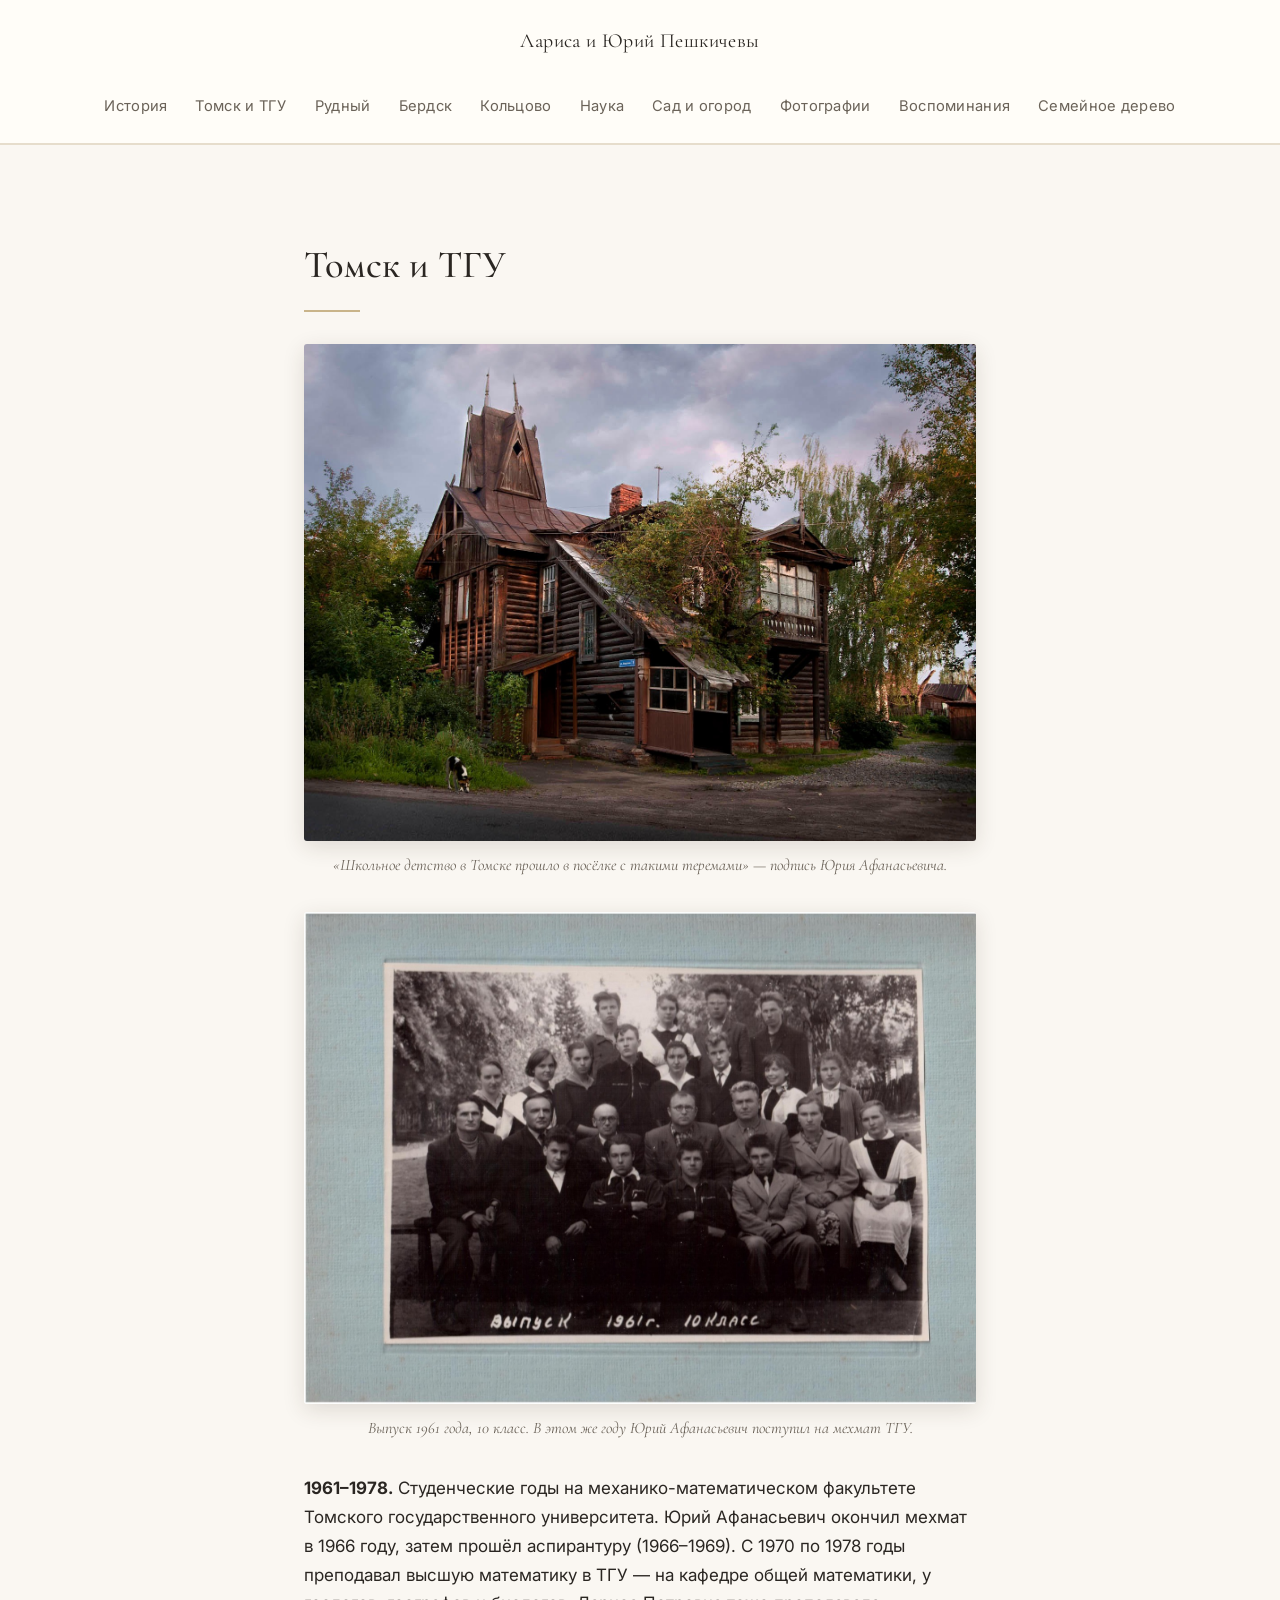
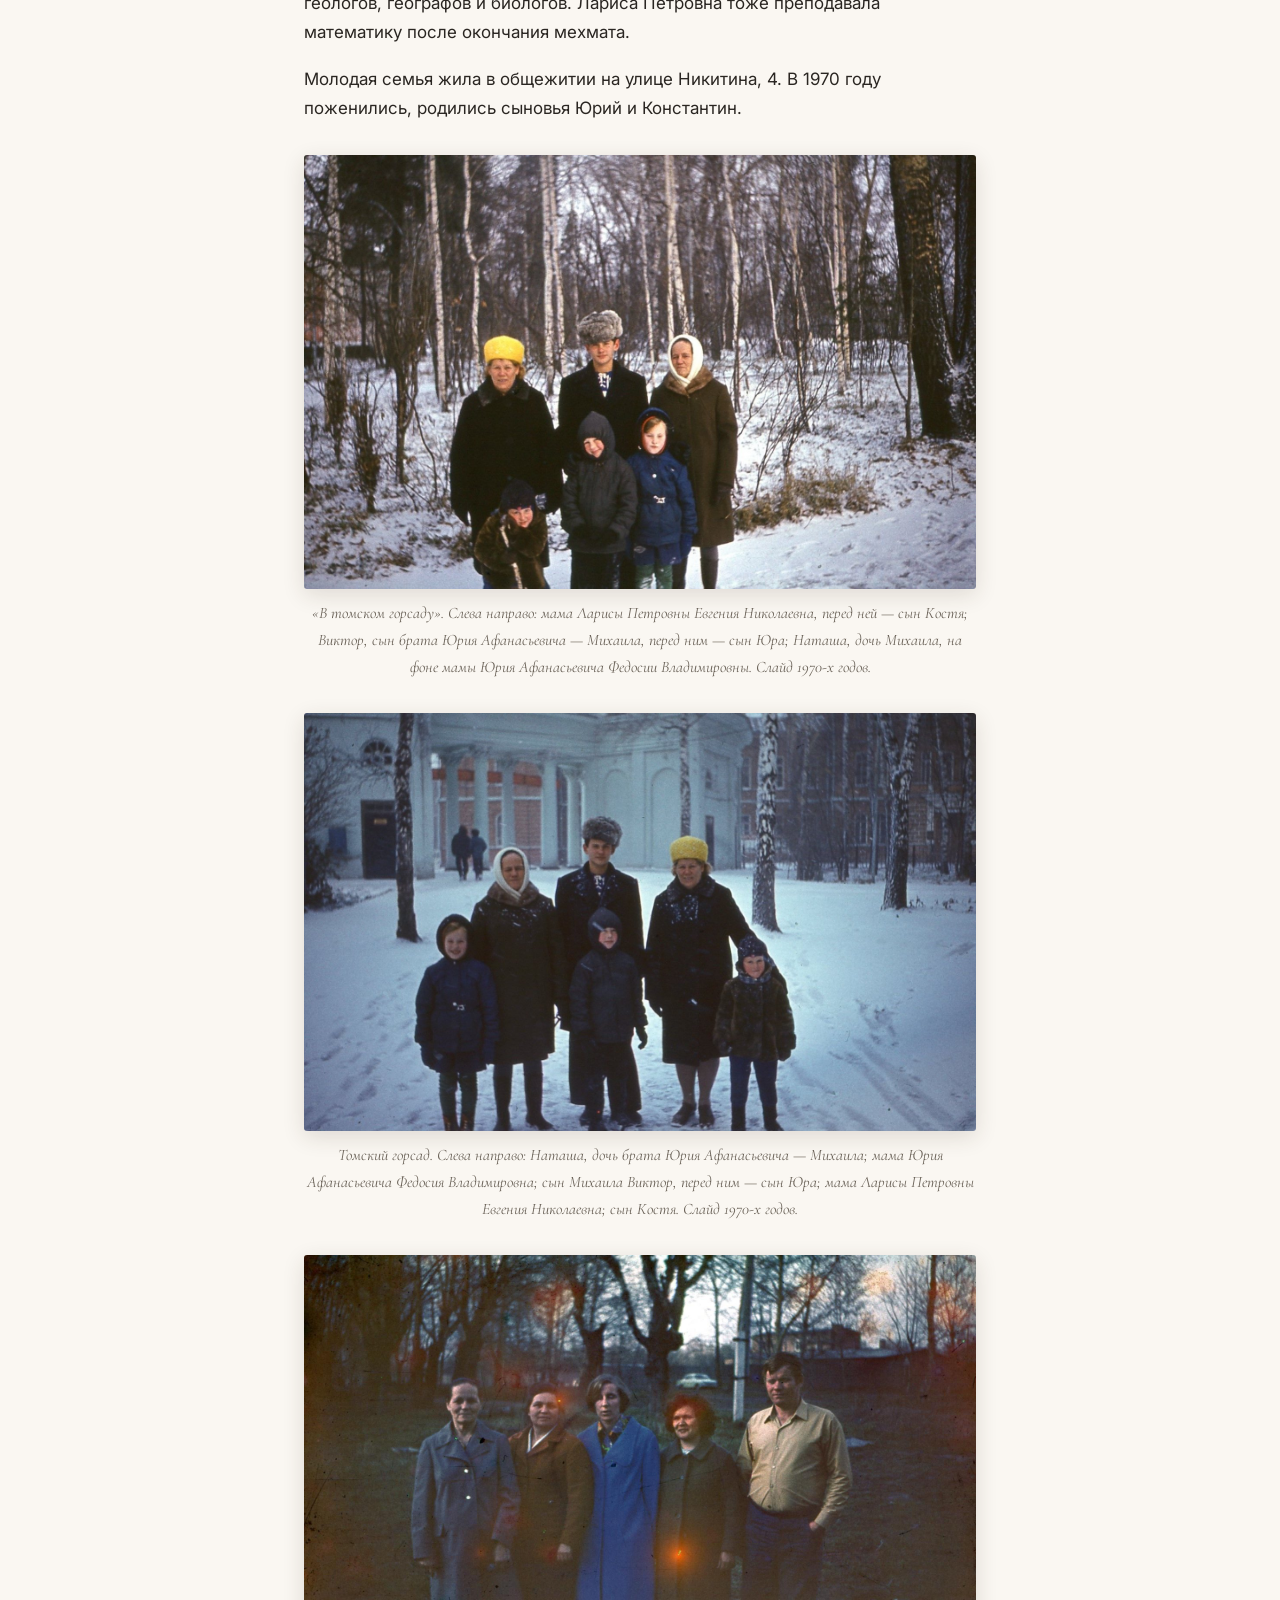
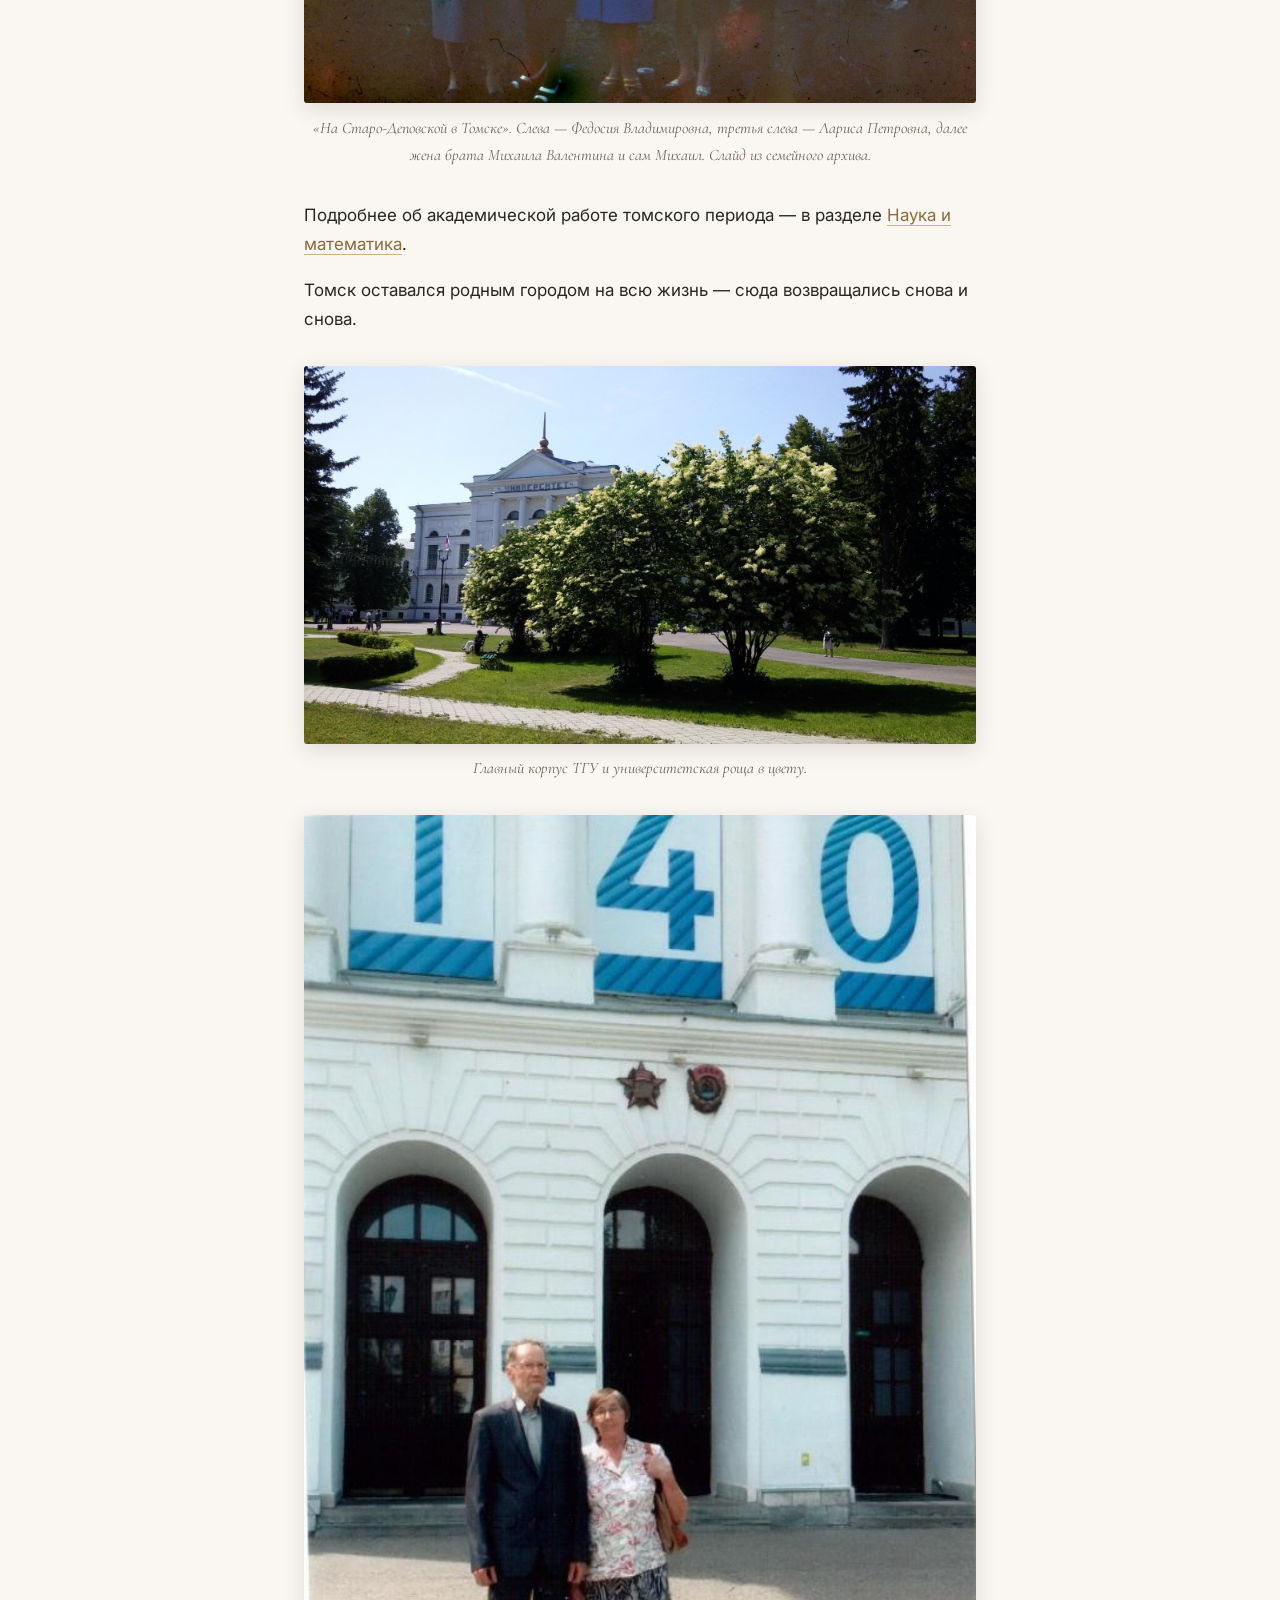
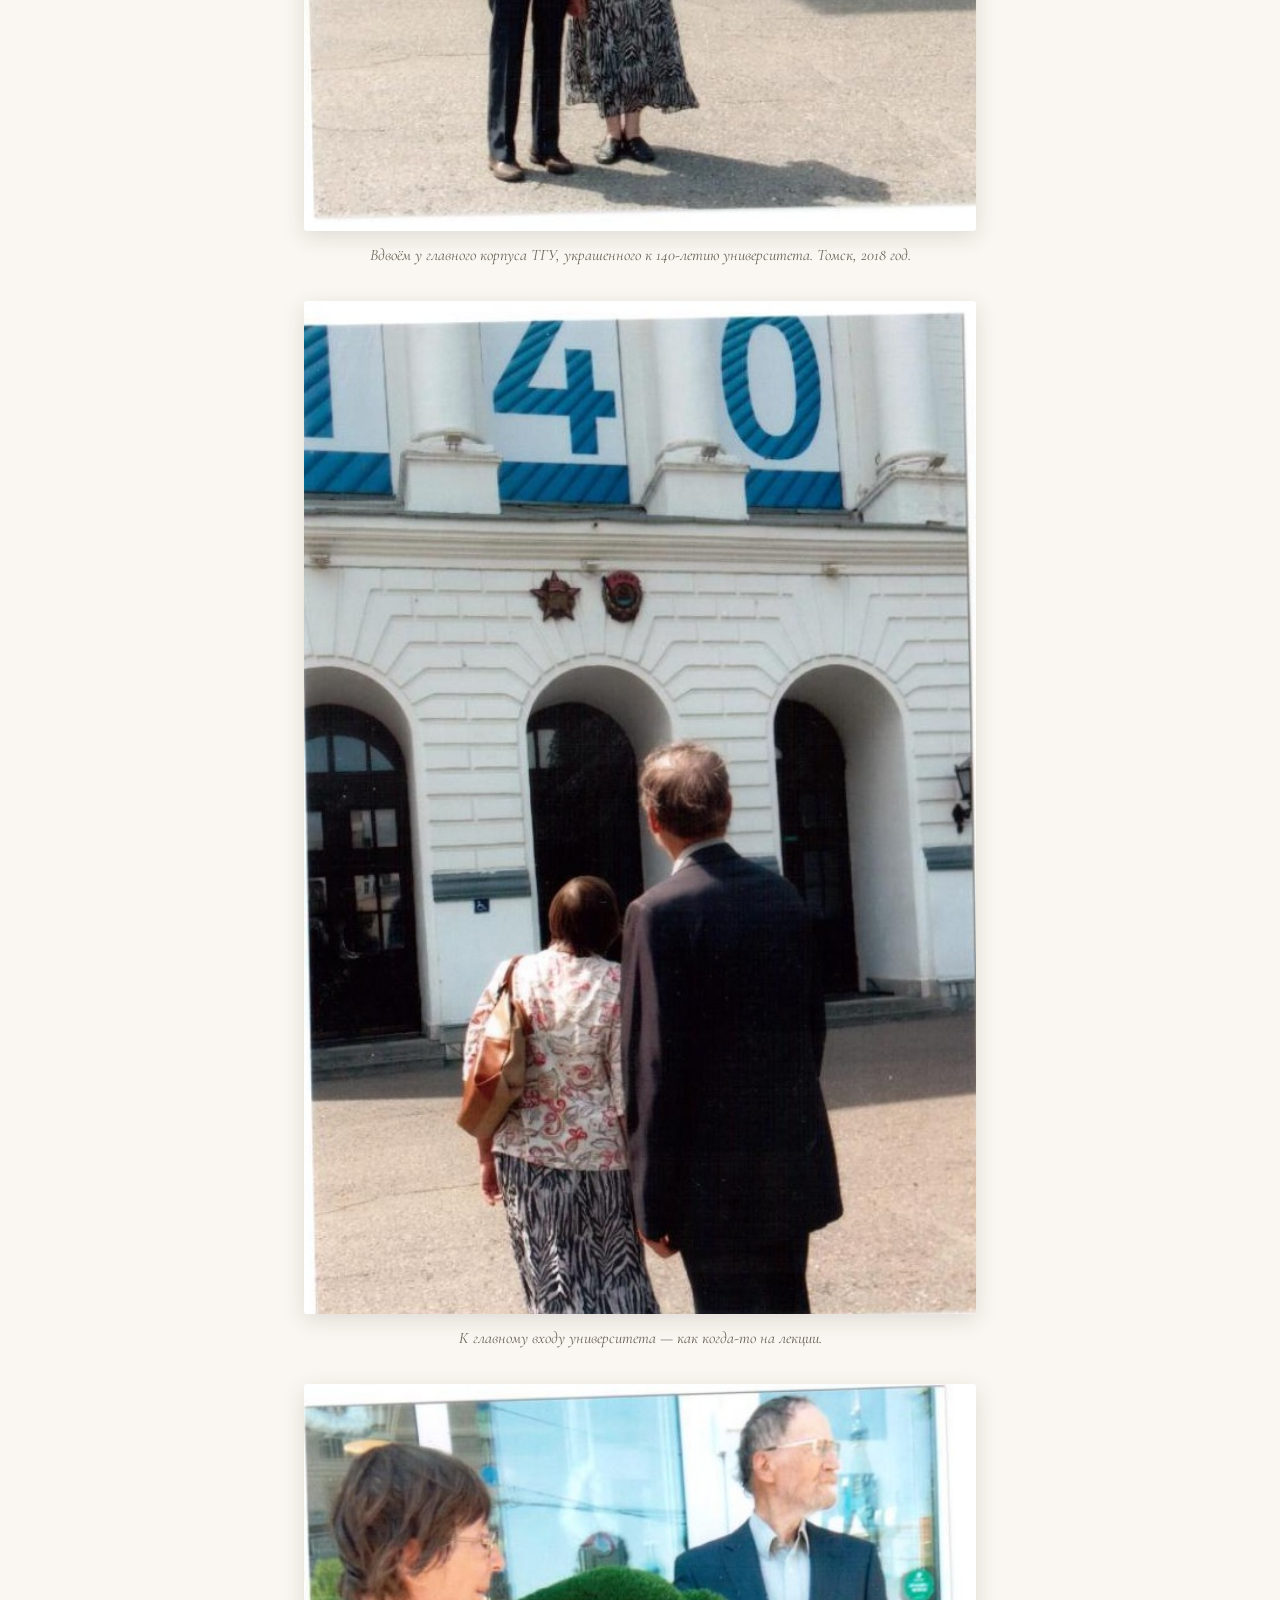
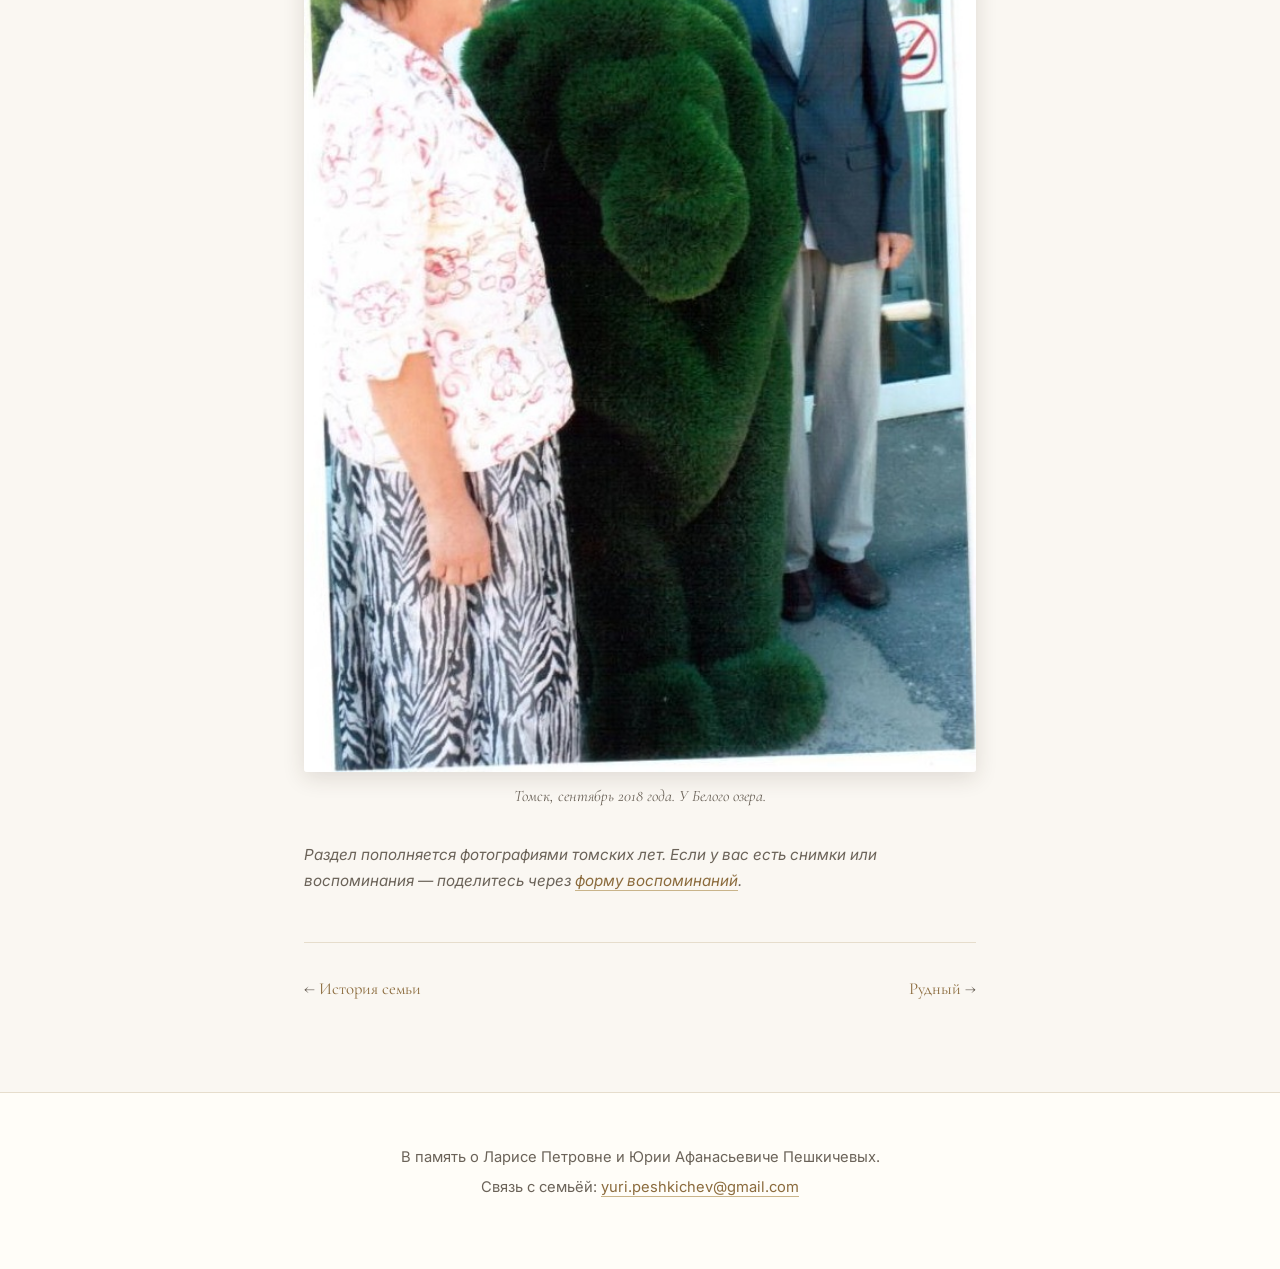
<file: tomsk.html>
<!doctype html>
<html lang="ru">
<head>
  <meta charset="utf-8">
  <meta name="viewport" content="width=device-width, initial-scale=1">
  <title>Томск и ТГУ — Лариса и Юрий Пешкичевы</title>
  <link rel="preconnect" href="https://fonts.googleapis.com">
  <link rel="preconnect" href="https://fonts.gstatic.com" crossorigin>
  <link href="https://fonts.googleapis.com/css2?family=Cormorant+Garamond:wght@400;500;600&family=Inter:wght@400;500&display=swap" rel="stylesheet">
  <link rel="stylesheet" href="styles.css">
</head>
<body>
  <header class="site-header">
    <a href="index.html" class="site-title">Лариса и Юрий Пешкичевы</a>
    <nav class="nav">
      <a href="history.html">История</a>
      <a href="tomsk.html">Томск и ТГУ</a>
      <a href="rudny.html">Рудный</a>
      <a href="berdsk.html">Бердск</a>
      <a href="koltsovo.html">Кольцово</a>
      <a href="science.html">Наука</a>
      <a href="garden.html">Сад и огород</a>
      <a href="photos.html">Фотографии</a>
      <a href="memories.html">Воспоминания</a>
      <a href="tree.html">Семейное дерево</a>
    </nav>
  </header>
  <main>
    <article class="section">
      <h1>Томск и ТГУ</h1>
      <figure class="section-photo">
        <img src="images/tomsk/terema.jpeg" alt="Деревянный терем в Томске" loading="lazy">
        <figcaption>«Школьное детство в Томске прошло в посёлке с такими теремами» — подпись Юрия Афанасьевича.</figcaption>
      </figure>
      <figure class="section-photo">
        <img src="images/tomsk/vypusk-1961.jpeg" alt="Выпуск 1961 года, 10 класс, чёрно-белое фото" loading="lazy">
        <figcaption>Выпуск 1961 года, 10 класс. В этом же году Юрий Афанасьевич поступил на мехмат ТГУ.</figcaption>
      </figure>
      <p><strong>1961–1978.</strong> Студенческие годы на механико-математическом факультете Томского государственного университета. Юрий Афанасьевич окончил мехмат в 1966 году, затем прошёл аспирантуру (1966–1969). С 1970 по 1978 годы преподавал высшую математику в ТГУ — на кафедре общей математики, у геологов, географов и биологов. Лариса Петровна тоже преподавала математику после окончания мехмата.</p>
      <p>Молодая семья жила в общежитии на улице Никитина, 4. В 1970 году поженились, родились сыновья Юрий и Константин.</p>
      <figure class="section-photo">
        <img src="images/tomsk/gorsad-1.jpeg" alt="Семья на зимней прогулке в томском горсаду, слайд 1970-х" loading="lazy">
        <figcaption>«В томском горсаду». Слева направо: мама Ларисы Петровны Евгения Николаевна, перед ней — сын Костя; Виктор, сын брата Юрия Афанасьевича — Михаила, перед ним — сын Юра; Наташа, дочь Михаила, на фоне мамы Юрия Афанасьевича Федосии Владимировны. Слайд 1970-х годов.</figcaption>
      </figure>
      <figure class="section-photo">
        <img src="images/tomsk/gorsad-2.jpeg" alt="Зимняя прогулка в томском горсаду, слайд 1970-х" loading="lazy">
        <figcaption>Томский горсад. Слева направо: Наташа, дочь брата Юрия Афанасьевича — Михаила; мама Юрия Афанасьевича Федосия Владимировна; сын Михаила Виктор, перед ним — сын Юра; мама Ларисы Петровны Евгения Николаевна; сын Костя. Слайд 1970-х годов.</figcaption>
      </figure>
      <figure class="section-photo">
        <img src="images/tomsk/staro-depovskaya.jpeg" alt="Семья на улице Старо-Деповской в Томске, 1970-е" loading="lazy">
        <figcaption>«На Старо-Деповской в Томске». Слева — Федосия Владимировна, третья слева — Лариса Петровна, далее жена брата Михаила Валентина и сам Михаил. Слайд из семейного архива.</figcaption>
      </figure>
      <p>Подробнее об академической работе томского периода — в разделе <a href="science.html">Наука и математика</a>.</p>
      <p>Томск оставался родным городом на всю жизнь — сюда возвращались снова и снова.</p>
      <figure class="section-photo">
        <img src="images/tomsk/tgu-siren.jpeg" alt="Главный корпус ТГУ и цветущая университетская роща" loading="lazy">
        <figcaption>Главный корпус ТГУ и университетская роща в цвету.</figcaption>
      </figure>
      <figure class="section-photo">
        <img src="images/tomsk-tgu-140/photo-1.jpeg" alt="Юрий Афанасьевич и Лариса Петровна у главного корпуса ТГУ, украшенного к 140-летию университета" loading="lazy">
        <figcaption>Вдвоём у главного корпуса ТГУ, украшенного к 140-летию университета. Томск, 2018 год.</figcaption>
      </figure>
      <figure class="section-photo">
        <img src="images/tomsk-tgu-140/photo-2.jpeg" alt="Юрий Афанасьевич и Лариса Петровна идут к главному корпусу ТГУ" loading="lazy">
        <figcaption>К главному входу университета — как когда-то на лекции.</figcaption>
      </figure>
      <figure class="section-photo">
        <img src="images/tomsk/beloe-ozero-2018.jpeg" alt="Лариса Петровна и Юрий Афанасьевич у Белого озера в Томске" loading="lazy">
        <figcaption>Томск, сентябрь 2018 года. У Белого озера.</figcaption>
      </figure>
      <p class="placeholder">Раздел пополняется фотографиями томских лет. Если у вас есть снимки или воспоминания — поделитесь через <a href="memories.html">форму воспоминаний</a>.</p>

      <nav class="page-nav">
        <a class="prev" href="history.html">История семьи</a>
        <span class="spacer"></span>
        <a class="next" href="rudny.html">Рудный</a>
      </nav>
    </article>
  </main>
  <footer class="footer">
    <p>В память о Ларисе Петровне и Юрии Афанасьевиче Пешкичевых.</p>
    <p>Связь с семьёй: <a href="mailto:yuri.peshkichev@gmail.com">yuri.peshkichev@gmail.com</a></p>
  </footer>
</body>
</html>
</file>
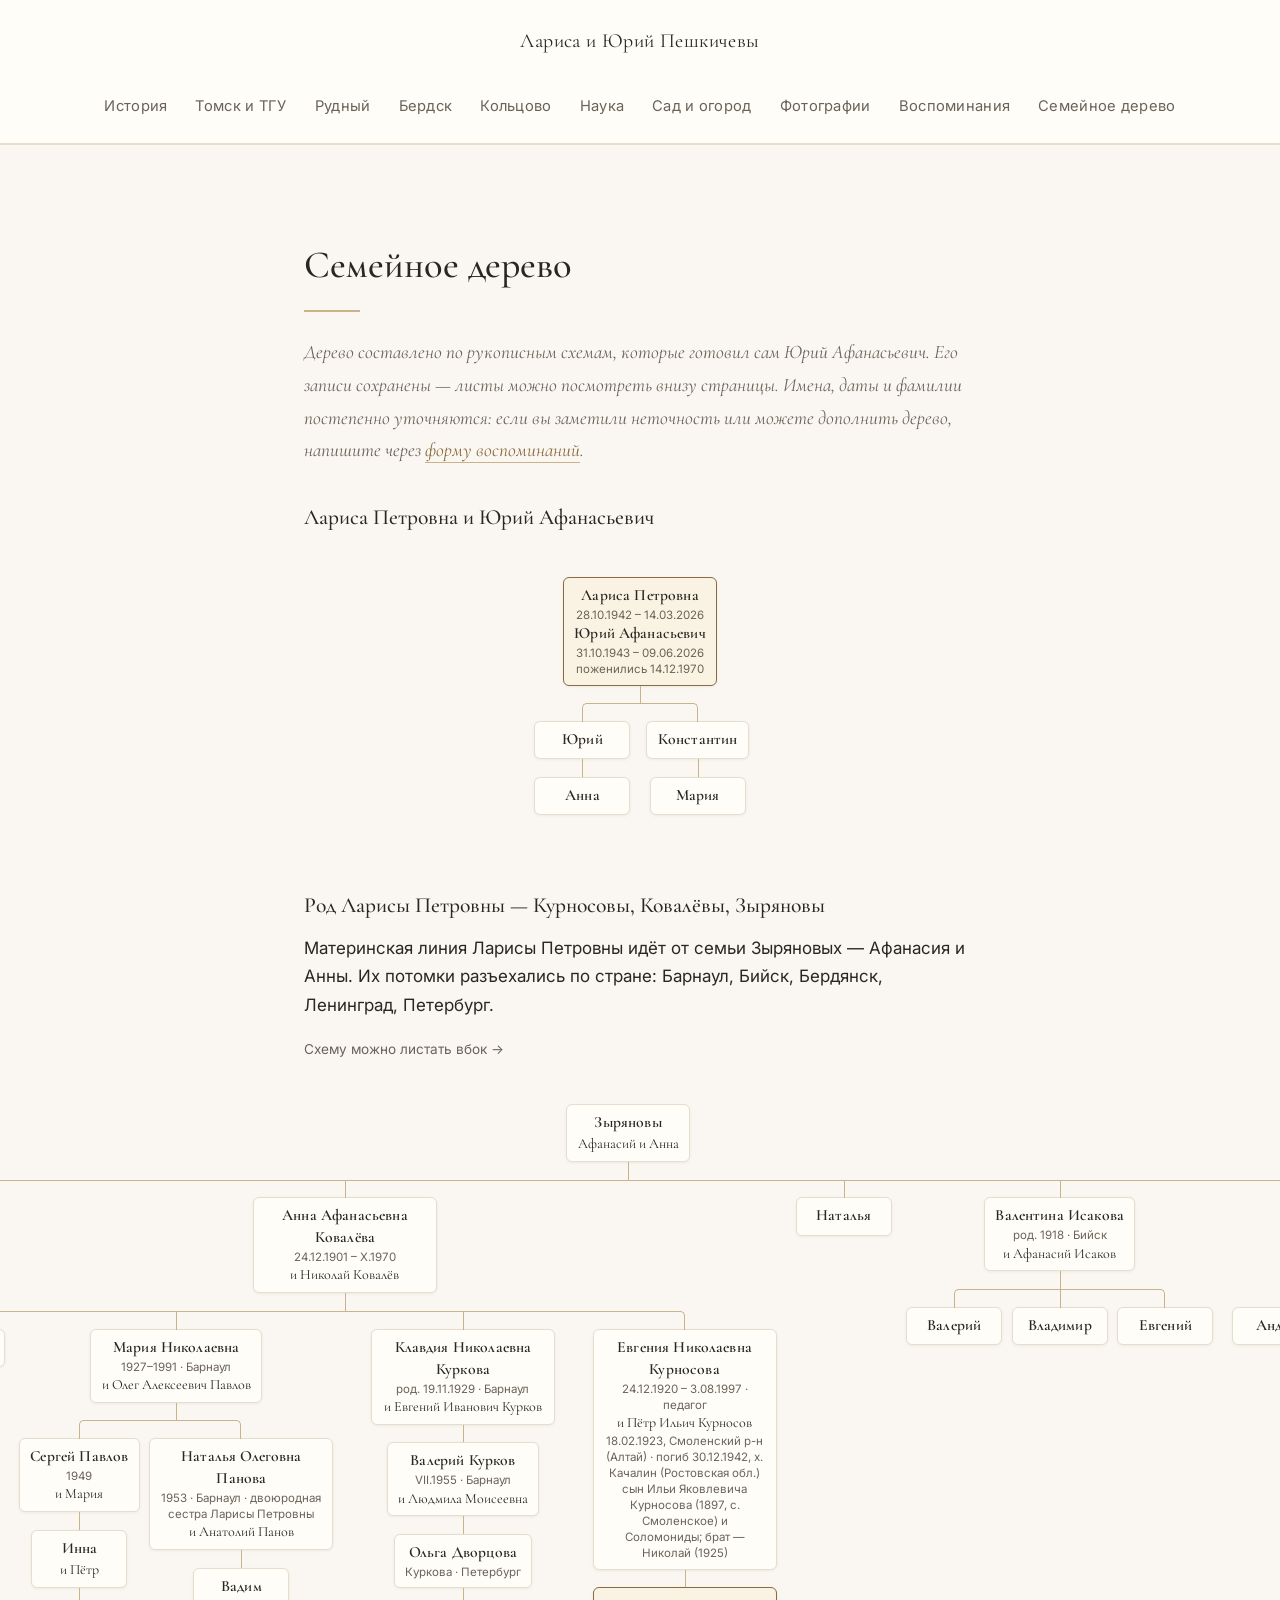
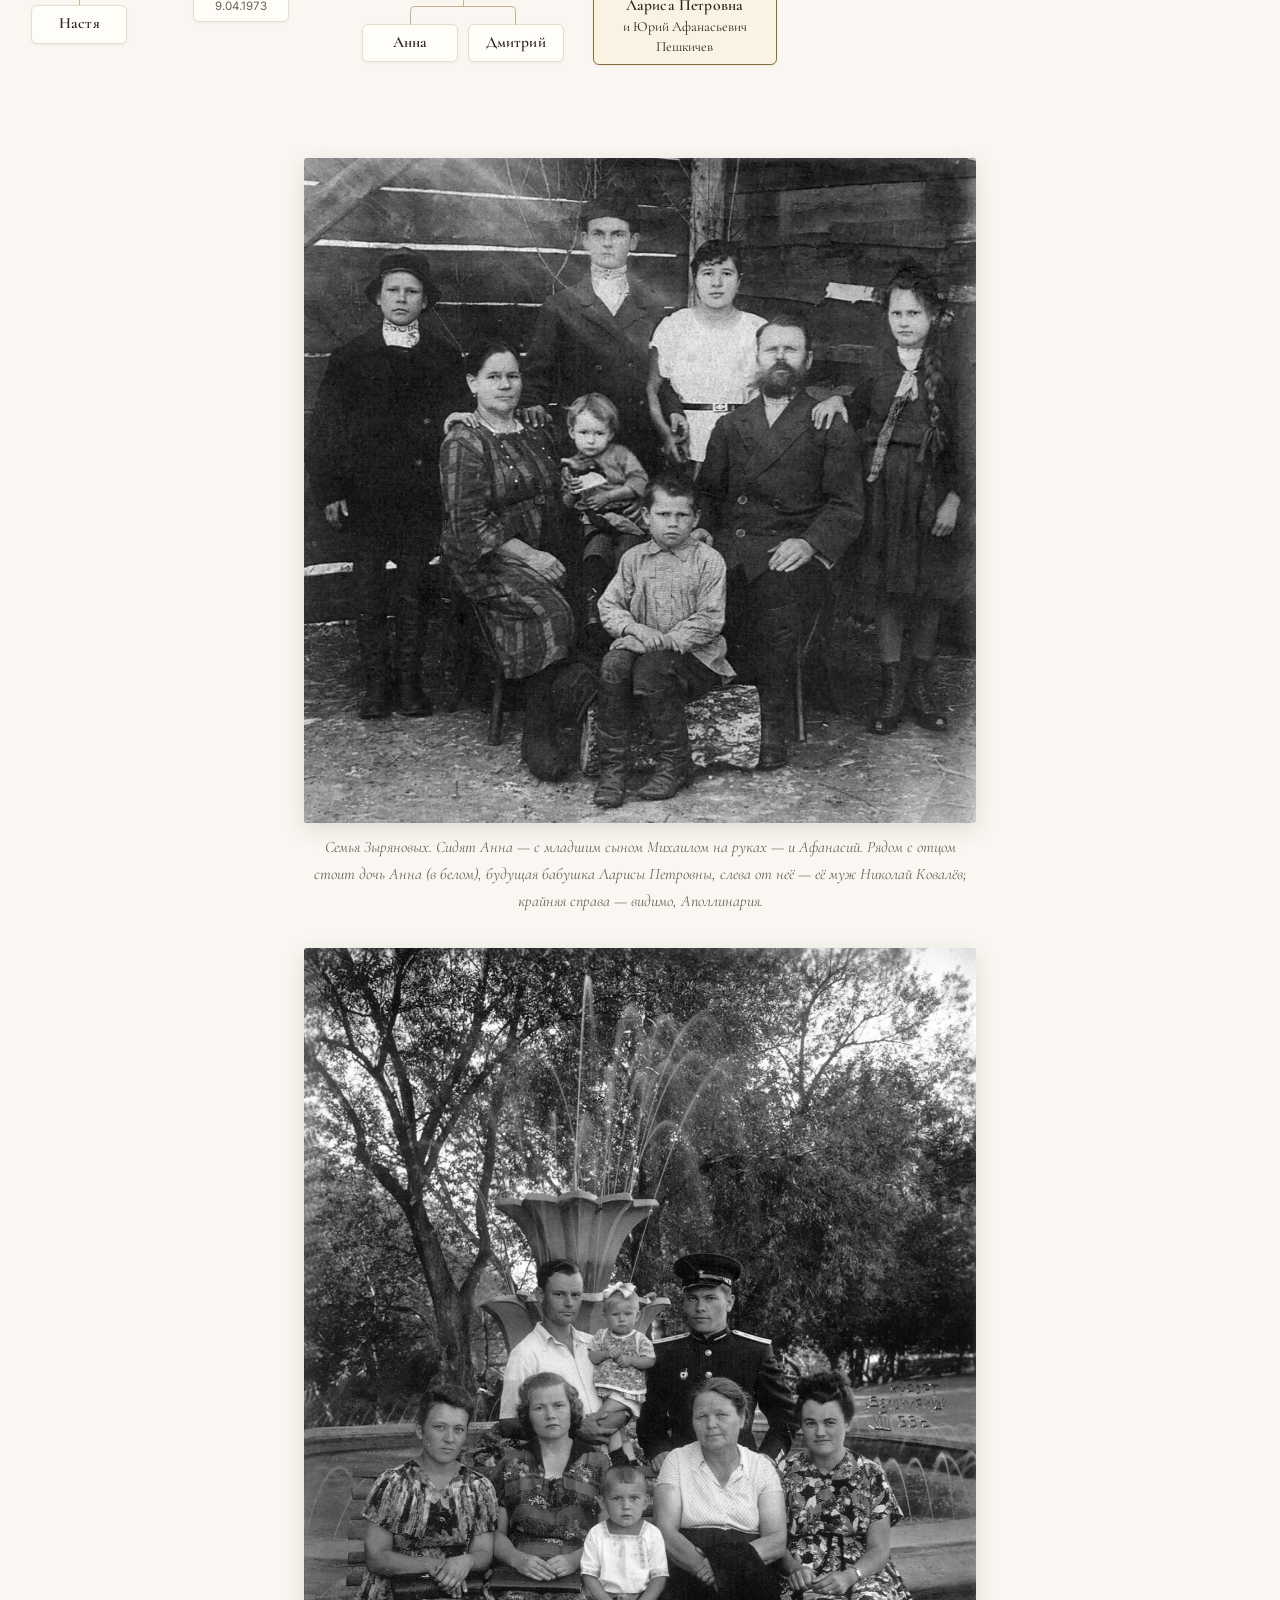
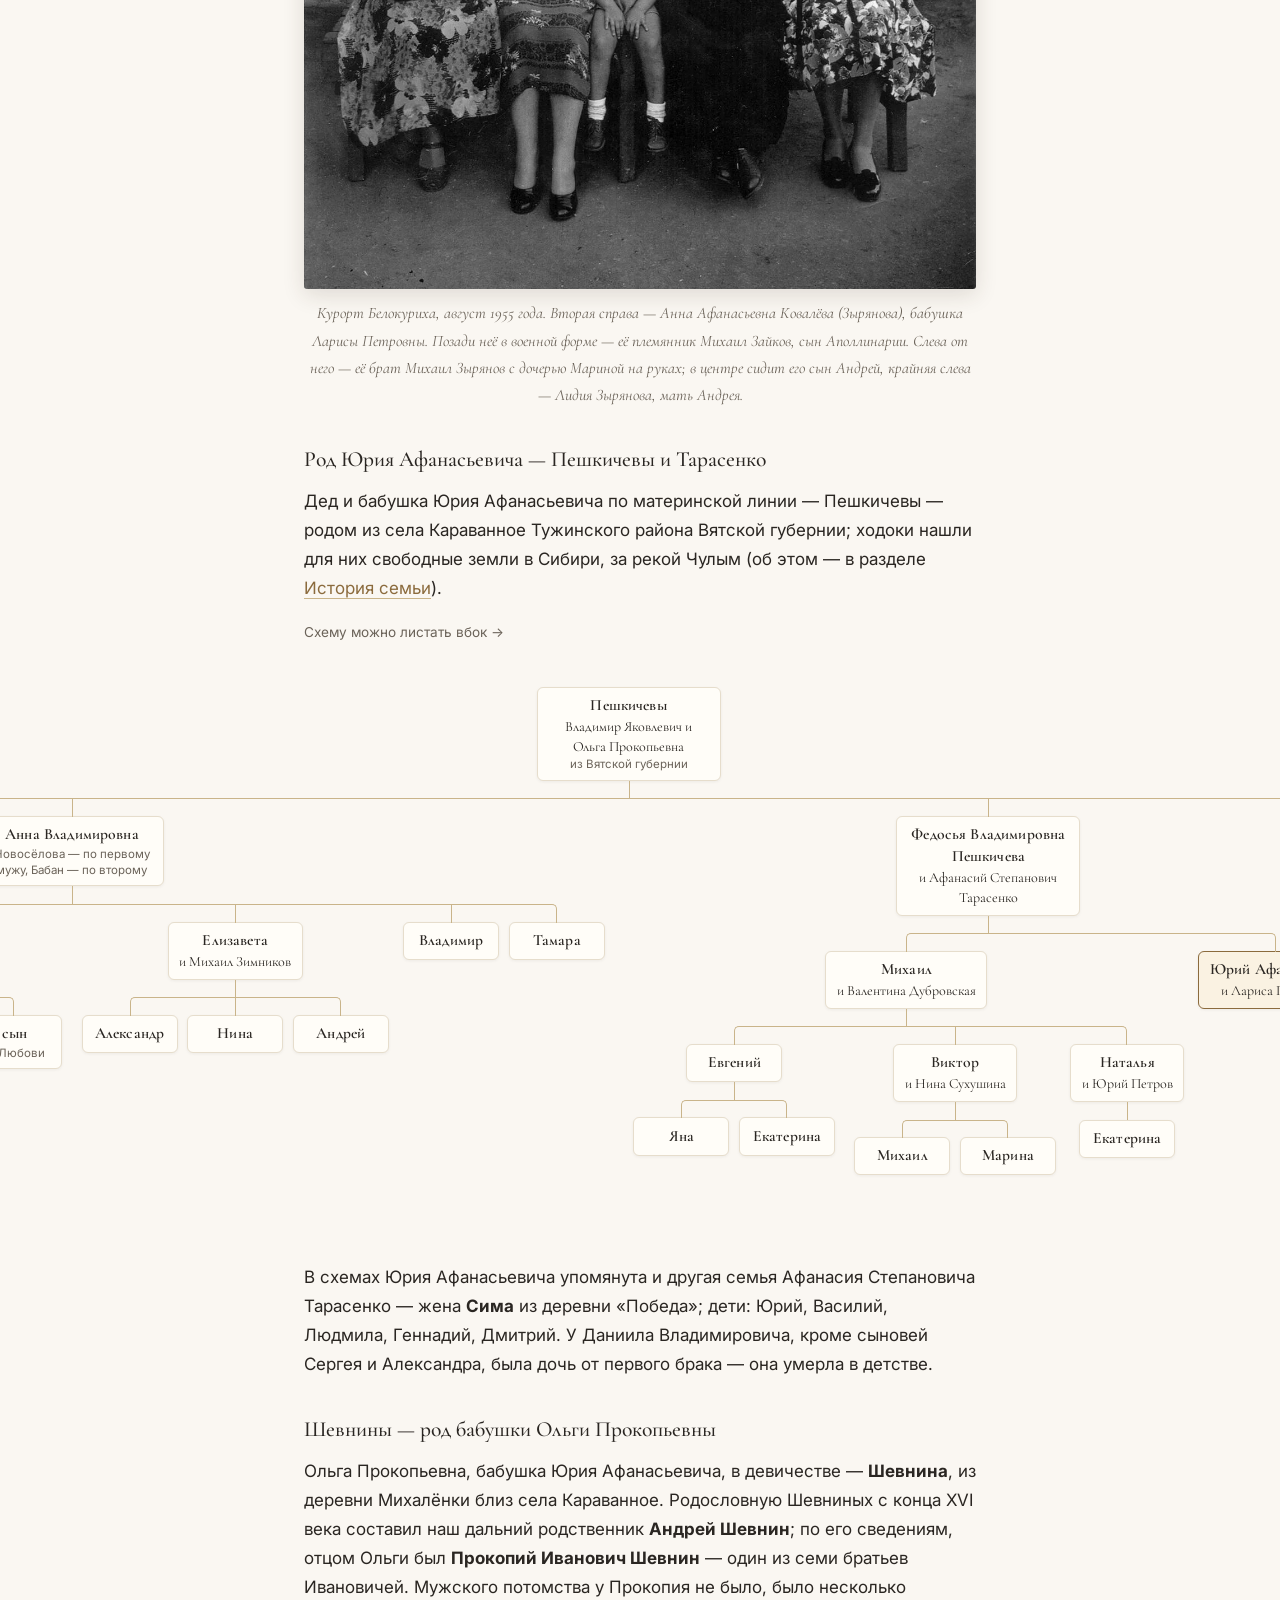
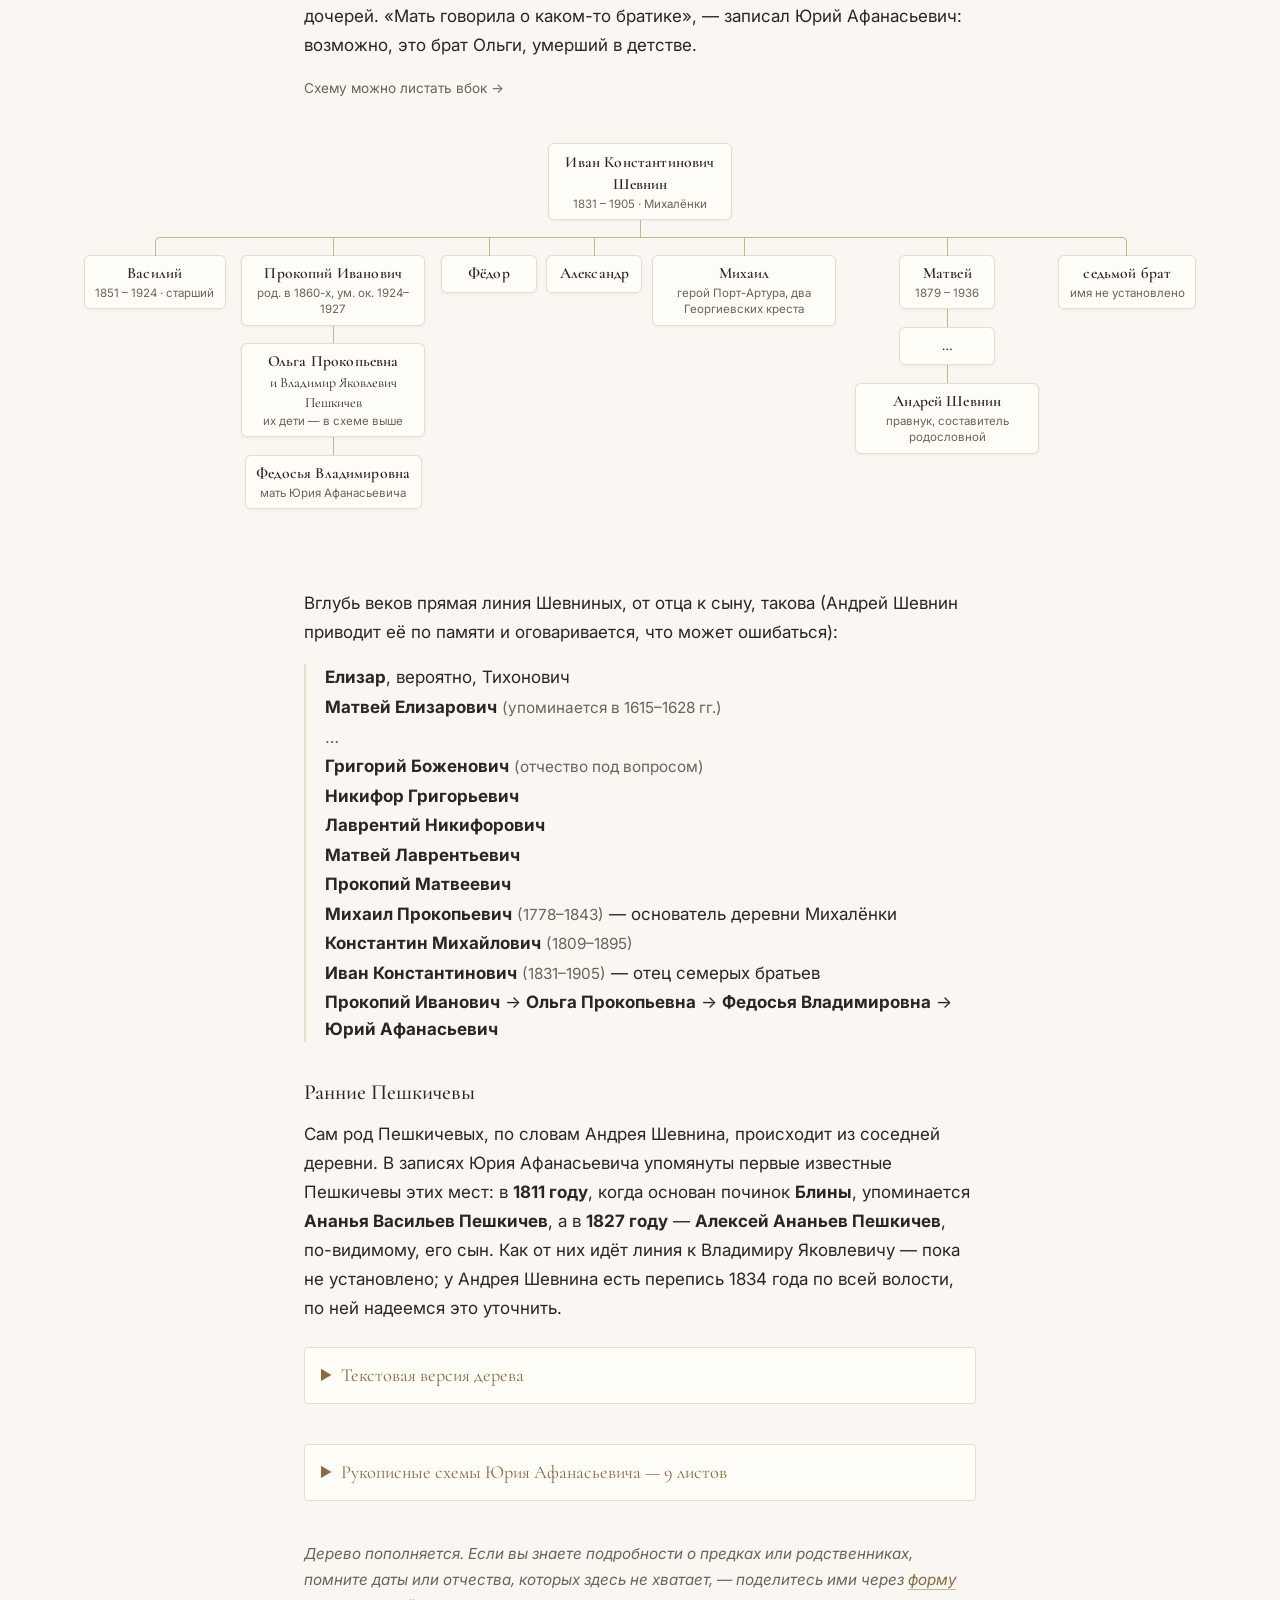
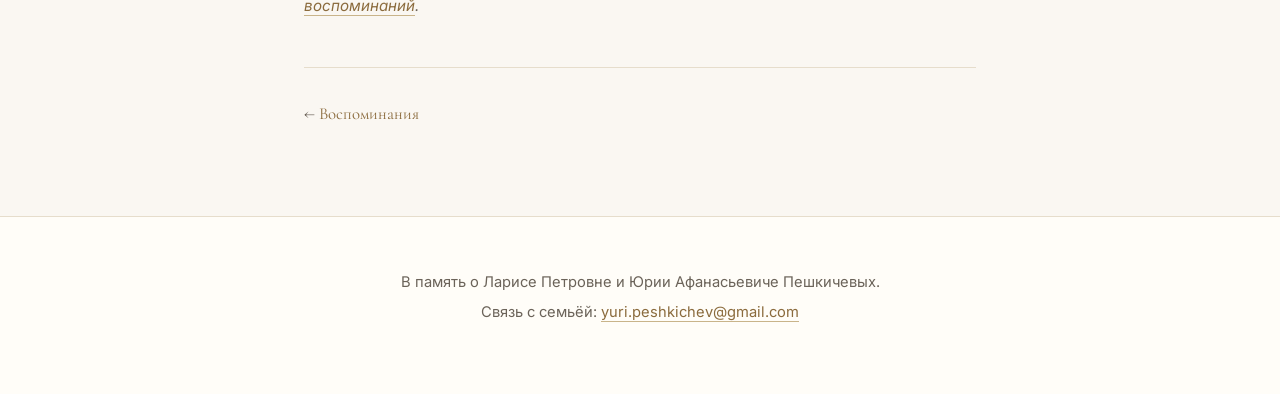
<file: tree.html>
<!doctype html>
<html lang="ru">
<head>
  <meta charset="utf-8">
  <meta name="viewport" content="width=device-width, initial-scale=1">
  <title>Семейное дерево — Лариса и Юрий Пешкичевы</title>
  <link rel="preconnect" href="https://fonts.googleapis.com">
  <link rel="preconnect" href="https://fonts.gstatic.com" crossorigin>
  <link href="https://fonts.googleapis.com/css2?family=Cormorant+Garamond:wght@400;500;600&family=Inter:wght@400;500&display=swap" rel="stylesheet">
  <link rel="stylesheet" href="styles.css">
</head>
<body>
  <header class="site-header">
    <a href="index.html" class="site-title">Лариса и Юрий Пешкичевы</a>
    <nav class="nav">
      <a href="history.html">История</a>
      <a href="tomsk.html">Томск и ТГУ</a>
      <a href="rudny.html">Рудный</a>
      <a href="berdsk.html">Бердск</a>
      <a href="koltsovo.html">Кольцово</a>
      <a href="science.html">Наука</a>
      <a href="garden.html">Сад и огород</a>
      <a href="photos.html">Фотографии</a>
      <a href="memories.html">Воспоминания</a>
      <a href="tree.html">Семейное дерево</a>
    </nav>
  </header>
  <main>
    <article class="section">
      <h1>Семейное дерево</h1>
      <p class="page-lede">Дерево составлено по рукописным схемам, которые готовил сам Юрий Афанасьевич. Его записи сохранены — листы можно посмотреть внизу страницы. Имена, даты и фамилии постепенно уточняются: если вы заметили неточность или можете дополнить дерево, напишите через <a href="memories.html">форму воспоминаний</a>.</p>

      <h3 class="sub-h">Лариса Петровна и Юрий Афанасьевич</h3>
      <div class="ftree">
        <ul>
          <li class="self">
            <div class="p">
              <span class="nm">Лариса Петровна</span>
              <span class="dt">28.10.1942 – 14.03.2026</span>
              <span class="nm">Юрий Афанасьевич</span>
              <span class="dt">31.10.1943 – 09.06.2026</span>
              <span class="dt">поженились 14.12.1970</span>
            </div>
            <ul>
              <li>
                <div class="p"><span class="nm">Юрий</span></div>
                <ul>
                  <li><div class="p"><span class="nm">Анна</span></div></li>
                </ul>
              </li>
              <li>
                <div class="p"><span class="nm">Константин</span></div>
                <ul>
                  <li><div class="p"><span class="nm">Мария</span></div></li>
                </ul>
              </li>
            </ul>
          </li>
        </ul>
      </div>

      <h3 class="sub-h">Род Ларисы Петровны — Курносовы, Ковалёвы, Зыряновы</h3>
      <p>Материнская линия Ларисы Петровны идёт от семьи Зыряновых — Афанасия и Анны. Их потомки разъехались по стране: Барнаул, Бийск, Бердянск, Ленинград, Петербург.</p>
      <p class="ftree-hint">Схему можно листать вбок →</p>
      <div class="ftree">
        <ul>
          <li>
            <div class="p"><span class="nm">Зыряновы</span><span class="sp">Афанасий и Анна</span></div>
            <ul>
              <li>
                <div class="p"><span class="nm">Аполлинария Зайкова</span><span class="dt">1903–1973 · Бердянск</span></div>
                <ul>
                  <li>
                    <div class="p"><span class="nm">Зинаида</span></div>
                    <ul>
                      <li>
                        <div class="p"><span class="nm">Вера</span><span class="dt">1960</span></div>
                        <ul>
                          <li><div class="p"><span class="nm">Алексей</span><span class="dt">Бердянск</span></div></li>
                        </ul>
                      </li>
                    </ul>
                  </li>
                  <li>
                    <div class="p"><span class="nm">Михаил Афанасьевич</span><span class="dt">XI.1929 – 2015 · Ленинград</span><span class="sp">и Лилия Васильевна</span></div>
                    <ul>
                      <li>
                        <div class="p"><span class="nm">Елена Михайловна</span></div>
                        <ul>
                          <li><div class="p"><span class="nm">Юлия Игоревна Зайкова</span><span class="dt">Ленинград</span></div></li>
                        </ul>
                      </li>
                    </ul>
                  </li>
                </ul>
              </li>
              <li>
                <div class="p"><span class="nm">Анна Афанасьевна Ковалёва</span><span class="dt">24.12.1901 – X.1970</span><span class="sp">и Николай Ковалёв</span></div>
                <ul>
                  <li><div class="p"><span class="nm">Фёдор</span></div></li>
                  <li>
                    <div class="p"><span class="nm">Мария Николаевна</span><span class="dt">1927–1991 · Барнаул</span><span class="sp">и Олег Алексеевич Павлов</span></div>
                    <ul>
                      <li>
                        <div class="p"><span class="nm">Сергей Павлов</span><span class="dt">1949</span><span class="sp">и Мария</span></div>
                        <ul>
                          <li>
                            <div class="p"><span class="nm">Инна</span><span class="sp">и Пётр</span></div>
                            <ul>
                              <li><div class="p"><span class="nm">Настя</span></div></li>
                            </ul>
                          </li>
                        </ul>
                      </li>
                      <li>
                        <div class="p"><span class="nm">Наталья Олеговна Панова</span><span class="dt">1953 · Барнаул · двоюродная сестра Ларисы Петровны</span><span class="sp">и Анатолий Панов</span></div>
                        <ul>
                          <li><div class="p"><span class="nm">Вадим</span><span class="dt">9.04.1973</span></div></li>
                        </ul>
                      </li>
                    </ul>
                  </li>
                  <li>
                    <div class="p"><span class="nm">Клавдия Николаевна Куркова</span><span class="dt">род. 19.11.1929 · Барнаул</span><span class="sp">и Евгений Иванович Курков</span></div>
                    <ul>
                      <li>
                        <div class="p"><span class="nm">Валерий Курков</span><span class="dt">VII.1955 · Барнаул</span><span class="sp">и Людмила Моисеевна</span></div>
                        <ul>
                          <li>
                            <div class="p"><span class="nm">Ольга Дворцова</span><span class="dt">Куркова · Петербург</span></div>
                            <ul>
                              <li><div class="p"><span class="nm">Анна</span></div></li>
                              <li><div class="p"><span class="nm">Дмитрий</span></div></li>
                            </ul>
                          </li>
                        </ul>
                      </li>
                    </ul>
                  </li>
                  <li>
                    <div class="p"><span class="nm">Евгения Николаевна Курносова</span><span class="dt">24.12.1920 – 3.08.1997 · педагог</span><span class="sp">и Пётр Ильич Курносов</span><span class="dt">18.02.1923, Смоленский р-н (Алтай) · погиб 30.12.1942, х. Качалин (Ростовская обл.)</span><span class="dt">сын Ильи Яковлевича Курносова (1897, с. Смоленское) и Соломониды; брат — Николай (1925)</span></div>
                    <ul>
                      <li class="self"><div class="p"><span class="nm">Лариса Петровна</span><span class="sp">и Юрий Афанасьевич Пешкичев</span></div></li>
                    </ul>
                  </li>
                </ul>
              </li>
              <li><div class="p"><span class="nm">Наталья</span></div></li>
              <li>
                <div class="p"><span class="nm">Валентина Исакова</span><span class="dt">род. 1918 · Бийск</span><span class="sp">и Афанасий Исаков</span></div>
                <ul>
                  <li><div class="p"><span class="nm">Валерий</span></div></li>
                  <li><div class="p"><span class="nm">Владимир</span></div></li>
                  <li><div class="p"><span class="nm">Евгений</span></div></li>
                </ul>
              </li>
              <li>
                <div class="p"><span class="nm">Михаил Зырянов</span><span class="dt">род. 1921 · Барнаул</span><span class="sp">и Лидия Зырянова</span></div>
                <ul>
                  <li><div class="p"><span class="nm">Андрей</span></div></li>
                  <li>
                    <div class="p"><span class="nm">Марина</span></div>
                    <ul>
                      <li><div class="p"><span class="nm">Максим Зырянов</span></div></li>
                    </ul>
                  </li>
                </ul>
              </li>
              <li><div class="p"><span class="nm">Иван</span></div></li>
              <li><div class="p"><span class="nm">Георгий</span></div></li>
            </ul>
          </li>
        </ul>
      </div>

      <figure class="section-photo">
        <img src="images/tree/zyryanovy-1.jpeg" alt="Семья Зыряновых — Афанасий и Анна с детьми, старинная фотография" loading="lazy">
        <figcaption>Семья Зыряновых. Сидят Анна — с младшим сыном Михаилом на руках — и Афанасий. Рядом с отцом стоит дочь Анна (в белом), будущая бабушка Ларисы Петровны, слева от неё — её муж Николай Ковалёв; крайняя справа — видимо, Аполлинария.</figcaption>
      </figure>

      <figure class="section-photo">
        <img src="images/tree/zyryanovy-2.jpeg" alt="Зыряновы на курорте Белокуриха, август 1955 года" loading="lazy">
        <figcaption>Курорт Белокуриха, август 1955 года. Вторая справа — Анна Афанасьевна Ковалёва (Зырянова), бабушка Ларисы Петровны. Позади неё в военной форме — её племянник Михаил Зайков, сын Аполлинарии. Слева от него — её брат Михаил Зырянов с дочерью Мариной на руках; в центре сидит его сын Андрей, крайняя слева — Лидия Зырянова, мать Андрея.</figcaption>
      </figure>

      <h3 class="sub-h">Род Юрия Афанасьевича — Пешкичевы и Тарасенко</h3>
      <p>Дед и бабушка Юрия Афанасьевича по материнской линии — Пешкичевы — родом из села Караванное Тужинского района Вятской губернии; ходоки нашли для них свободные земли в Сибири, за рекой Чулым (об этом — в разделе <a href="history.html">История семьи</a>).</p>
      <p class="ftree-hint">Схему можно листать вбок →</p>
      <div class="ftree">
        <ul>
          <li>
            <div class="p"><span class="nm">Пешкичевы</span><span class="sp">Владимир Яковлевич и Ольга Прокопьевна</span><span class="dt">из Вятской губернии</span></div>
            <ul>
              <li>
                <div class="p"><span class="nm">Даниил Владимирович</span><span class="sp">и Любовь Петрушева</span></div>
                <ul>
                  <li><div class="p"><span class="nm">Сергей</span></div></li>
                  <li><div class="p"><span class="nm">Александр</span></div></li>
                </ul>
              </li>
              <li>
                <div class="p"><span class="nm">Анна Владимировна</span><span class="dt">Новосёлова — по первому мужу, Бабан — по второму</span></div>
                <ul>
                  <li>
                    <div class="p"><span class="nm">Николай</span><span class="sp">и Нина Плотникова</span></div>
                    <ul>
                      <li><div class="p"><span class="nm">Наташа</span></div></li>
                      <li><div class="p"><span class="nm">Екатерина</span></div></li>
                      <li><div class="p"><span class="nm">Сергей</span></div></li>
                      <li><div class="p"><span class="nm">Галина</span></div></li>
                      <li><div class="p"><span class="nm">сын</span><span class="dt">от Любови</span></div></li>
                    </ul>
                  </li>
                  <li>
                    <div class="p"><span class="nm">Елизавета</span><span class="sp">и Михаил Зимников</span></div>
                    <ul>
                      <li><div class="p"><span class="nm">Александр</span></div></li>
                      <li><div class="p"><span class="nm">Нина</span></div></li>
                      <li><div class="p"><span class="nm">Андрей</span></div></li>
                    </ul>
                  </li>
                  <li><div class="p"><span class="nm">Владимир</span></div></li>
                  <li><div class="p"><span class="nm">Тамара</span></div></li>
                </ul>
              </li>
              <li>
                <div class="p"><span class="nm">Федосья Владимировна Пешкичева</span><span class="sp">и Афанасий Степанович Тарасенко</span></div>
                <ul>
                  <li>
                    <div class="p"><span class="nm">Михаил</span><span class="sp">и Валентина Дубровская</span></div>
                    <ul>
                      <li>
                        <div class="p"><span class="nm">Евгений</span></div>
                        <ul>
                          <li><div class="p"><span class="nm">Яна</span></div></li>
                          <li><div class="p"><span class="nm">Екатерина</span></div></li>
                        </ul>
                      </li>
                      <li>
                        <div class="p"><span class="nm">Виктор</span><span class="sp">и Нина Сухушина</span></div>
                        <ul>
                          <li><div class="p"><span class="nm">Михаил</span></div></li>
                          <li><div class="p"><span class="nm">Марина</span></div></li>
                        </ul>
                      </li>
                      <li>
                        <div class="p"><span class="nm">Наталья</span><span class="sp">и Юрий Петров</span></div>
                        <ul>
                          <li><div class="p"><span class="nm">Екатерина</span></div></li>
                        </ul>
                      </li>
                    </ul>
                  </li>
                  <li class="self"><div class="p"><span class="nm">Юрий Афанасьевич</span><span class="sp">и Лариса Петровна</span></div></li>
                </ul>
              </li>
              <li>
                <div class="p"><span class="nm">Пётр Владимирович</span><span class="sp">и жена его Нина</span></div>
                <ul>
                  <li><div class="p"><span class="nm">Виктор</span></div></li>
                  <li><div class="p"><span class="nm">Владимир</span></div></li>
                  <li><div class="p"><span class="nm">Геннадий</span></div></li>
                </ul>
              </li>
              <li><div class="p"><span class="nm">Павел</span><span class="dt">погиб на фронте</span></div></li>
              <li><div class="p"><span class="nm">Наталья</span><span class="dt">умерла ребёнком</span></div></li>
            </ul>
          </li>
        </ul>
      </div>
      <p>В схемах Юрия Афанасьевича упомянута и другая семья Афанасия Степановича Тарасенко — жена <strong>Сима</strong> из деревни «Победа»; дети: Юрий, Василий, Людмила, Геннадий, Дмитрий. У Даниила Владимировича, кроме сыновей Сергея и Александра, была дочь от первого брака — она умерла в детстве.</p>

      <h3 class="sub-h">Шевнины — род бабушки Ольги Прокопьевны</h3>
      <p>Ольга Прокопьевна, бабушка Юрия Афанасьевича, в девичестве — <strong>Шевнина</strong>, из деревни Михалёнки близ села Караванное. Родословную Шевниных с конца XVI века составил наш дальний родственник <strong>Андрей Шевнин</strong>; по его сведениям, отцом Ольги был <strong>Прокопий Иванович Шевнин</strong> — один из семи братьев Ивановичей. Мужского потомства у Прокопия не было, было несколько дочерей. «Мать говорила о каком-то братике», — записал Юрий Афанасьевич: возможно, это брат Ольги, умерший в детстве.</p>
      <p class="ftree-hint">Схему можно листать вбок →</p>
      <div class="ftree">
        <ul>
          <li>
            <div class="p"><span class="nm">Иван Константинович Шевнин</span><span class="dt">1831 – 1905 · Михалёнки</span></div>
            <ul>
              <li><div class="p"><span class="nm">Василий</span><span class="dt">1851 – 1924 · старший</span></div></li>
              <li>
                <div class="p"><span class="nm">Прокопий Иванович</span><span class="dt">род. в 1860-х, ум. ок. 1924–1927</span></div>
                <ul>
                  <li>
                    <div class="p"><span class="nm">Ольга Прокопьевна</span><span class="sp">и Владимир Яковлевич Пешкичев</span><span class="dt">их дети — в схеме выше</span></div>
                    <ul>
                      <li><div class="p"><span class="nm">Федосья Владимировна</span><span class="dt">мать Юрия Афанасьевича</span></div></li>
                    </ul>
                  </li>
                </ul>
              </li>
              <li><div class="p"><span class="nm">Фёдор</span></div></li>
              <li><div class="p"><span class="nm">Александр</span></div></li>
              <li><div class="p"><span class="nm">Михаил</span><span class="dt">герой Порт-Артура, два Георгиевских креста</span></div></li>
              <li>
                <div class="p"><span class="nm">Матвей</span><span class="dt">1879 – 1936</span></div>
                <ul>
                  <li><div class="p"><span class="nm">…</span></div>
                    <ul>
                      <li><div class="p"><span class="nm">Андрей Шевнин</span><span class="dt">правнук, составитель родословной</span></div></li>
                    </ul>
                  </li>
                </ul>
              </li>
              <li><div class="p"><span class="nm">седьмой брат</span><span class="dt">имя не установлено</span></div></li>
            </ul>
          </li>
        </ul>
      </div>
      <p>Вглубь веков прямая линия Шевниных, от отца к сыну, такова (Андрей Шевнин приводит её по памяти и оговаривается, что может ошибаться):</p>
      <ul class="lineage">
        <li><strong>Елизар</strong>, вероятно, Тихонович</li>
        <li><strong>Матвей Елизарович</strong> <span class="d">(упоминается в 1615–1628 гг.)</span></li>
        <li class="gap">…</li>
        <li><strong>Григорий Боженович</strong> <span class="d">(отчество под вопросом)</span></li>
        <li><strong>Никифор Григорьевич</strong></li>
        <li><strong>Лаврентий Никифорович</strong></li>
        <li><strong>Матвей Лаврентьевич</strong></li>
        <li><strong>Прокопий Матвеевич</strong></li>
        <li><strong>Михаил Прокопьевич</strong> <span class="d">(1778–1843)</span> — основатель деревни Михалёнки</li>
        <li><strong>Константин Михайлович</strong> <span class="d">(1809–1895)</span></li>
        <li><strong>Иван Константинович</strong> <span class="d">(1831–1905)</span> — отец семерых братьев</li>
        <li><strong>Прокопий Иванович</strong> → <strong>Ольга Прокопьевна</strong> → <strong>Федосья Владимировна</strong> → <strong>Юрий Афанасьевич</strong></li>
      </ul>

      <h3 class="sub-h">Ранние Пешкичевы</h3>
      <p>Сам род Пешкичевых, по словам Андрея Шевнина, происходит из соседней деревни. В записях Юрия Афанасьевича упомянуты первые известные Пешкичевы этих мест: в <strong>1811 году</strong>, когда основан починок <strong>Блины</strong>, упоминается <strong>Ананья Васильев Пешкичев</strong>, а в <strong>1827 году</strong> — <strong>Алексей Ананьев Пешкичев</strong>, по-видимому, его сын. Как от них идёт линия к Владимиру Яковлевичу — пока не установлено; у Андрея Шевнина есть перепись 1834 года по всей волости, по ней надеемся это уточнить.</p>

      <details class="skhemy">
        <summary>Текстовая версия дерева</summary>
        <ul class="tree">
          <li class="self"><strong>Лариса Петровна Пешкичева (Курносова)</strong> <span class="d">(28.10.1942 – 14.03.2026)</span> и <strong>Юрий Афанасьевич Пешкичев</strong> <span class="d">(31.10.1943 – 09.06.2026)</span>, поженились 14 декабря 1970 года
            <ul>
              <li><strong>Юрий</strong> — дочь <strong>Анна</strong></li>
              <li><strong>Константин</strong> — дочь <strong>Мария</strong></li>
            </ul>
          </li>
        </ul>
        <ul class="tree">
          <li><strong>Зыряновы Афанасий и Анна</strong>
            <ul>
              <li><strong>Аполлинария Зайкова</strong> <span class="d">(1903–1973, Бердянск)</span>
                <ul>
                  <li><strong>Зинаида</strong> — дочь <strong>Вера</strong> <span class="d">(1960)</span>, внук <strong>Алексей</strong> <span class="d">(Бердянск)</span></li>
                  <li><strong>Михаил Афанасьевич</strong> <span class="d">(ноябрь 1929 – 2015, Ленинград)</span> и <strong>Лилия Васильевна</strong> — дочь <strong>Елена Михайловна</strong>, внучка <strong>Юлия Игоревна Зайкова</strong> <span class="d">(Ленинград)</span></li>
                </ul>
              </li>
              <li><strong>Анна Афанасьевна Ковалёва</strong> <span class="d">(24 декабря 1901 – октябрь 1970)</span> и <strong>Николай Ковалёв</strong>
                <ul>
                  <li><strong>Фёдор</strong></li>
                  <li><strong>Мария Николаевна</strong> <span class="d">(1927–1991, Барнаул)</span> и <strong>Олег Алексеевич Павлов</strong>
                    <ul>
                      <li><strong>Сергей Павлов</strong> <span class="d">(1949)</span> и <strong>Мария</strong> — дочь <strong>Инна</strong>; у Инны и её мужа <strong>Петра</strong> — дочь <strong>Настя</strong></li>
                      <li><strong>Наталья Олеговна Панова (Павлова)</strong> <span class="d">(1953, Барнаул)</span>, двоюродная сестра Ларисы Петровны, и <strong>Анатолий Панов</strong> — сын <strong>Вадим Анатольевич Панов</strong> <span class="d">(9 апреля 1973)</span></li>
                    </ul>
                  </li>
                  <li><strong>Клавдия Николаевна Куркова</strong> <span class="d">(род. 19 ноября 1929, Барнаул)</span> и <strong>Евгений Иванович Курков</strong>
                    <ul>
                      <li><strong>Валерий Евгеньевич Курков</strong> <span class="d">(июль 1955, Барнаул)</span> и <strong>Людмила Моисеевна</strong>
                        <ul>
                          <li><strong>Ольга Валерьевна Куркова</strong> <span class="d">(в замужестве Дворцова, Петербург)</span> — дети <strong>Анна</strong> и <strong>Дмитрий</strong></li>
                        </ul>
                      </li>
                    </ul>
                  </li>
                  <li><strong>Евгения Николаевна Курносова (Ковалёва)</strong> <span class="d">(24 декабря 1920 – 3 августа 1997)</span>, педагог, и <strong>Пётр Ильич Курносов</strong> <span class="d">(18 февраля 1923, Смоленский район Алтайского края – 30 декабря 1942)</span>, курсант 832-го артиллерийского полка 266-й стрелковой дивизии, погиб в боях под станцией Скосырская; увековечен в братской могиле в х. Мало-Качалин Тацинского района Ростовской области. Пётр Ильич — сын <strong>Ильи Яковлевича Курносова</strong> <span class="d">(1897, с. Смоленское)</span> и <strong>Соломониды Трофимовны</strong>; младший брат — <strong>Николай Ильич</strong> <span class="d">(1925, пропал без вести 1943)</span>
                    <ul>
                      <li class="self"><strong>Лариса Петровна</strong></li>
                    </ul>
                  </li>
                </ul>
              </li>
              <li><strong>Наталья</strong></li>
              <li><strong>Валентина Исакова</strong> <span class="d">(род. 1918, Бийск)</span> и <strong>Афанасий Исаков</strong> — дети <strong>Валерий</strong>, <strong>Владимир</strong>, <strong>Евгений</strong></li>
              <li><strong>Михаил Зырянов</strong> <span class="d">(род. 1921, Барнаул)</span> и <strong>Лидия Зырянова</strong> — дети <strong>Андрей</strong> и <strong>Марина</strong>; у Марины — сын <strong>Максим Зырянов</strong></li>
              <li><strong>Иван</strong></li>
              <li><strong>Георгий</strong></li>
            </ul>
          </li>
        </ul>
        <ul class="tree">
          <li><strong>Пешкичевы Владимир Яковлевич и Ольга Прокопьевна</strong>
            <ul>
              <li><strong>Даниил Владимирович</strong> — жена <strong>Любовь Петрушева</strong>, сыновья <strong>Сергей</strong> и <strong>Александр</strong>. Дочь от первого брака умерла в детстве</li>
              <li><strong>Анна Владимировна</strong> <span class="d">(Новосёлова — по первому мужу, Бабан — по второму)</span>
                <ul>
                  <li><strong>Николай</strong> — с <strong>Ниной Плотниковой</strong> дети <strong>Наташа</strong>, <strong>Екатерина</strong>, <strong>Сергей</strong>, <strong>Галина</strong>; ещё один сын — от <strong>Любови</strong></li>
                  <li><strong>Елизавета</strong> и <strong>Михаил Зимников</strong> — дети <strong>Александр</strong>, <strong>Нина</strong>, <strong>Андрей</strong></li>
                  <li><strong>Владимир</strong></li>
                  <li><strong>Тамара</strong></li>
                </ul>
              </li>
              <li><strong>Федосья Владимировна Пешкичева</strong> и <strong>Афанасий Степанович Тарасенко</strong>
                <ul>
                  <li><strong>Михаил</strong>, брат Юрия Афанасьевича, и <strong>Валентина Александровна Дубровская</strong>
                    <ul>
                      <li><strong>Евгений</strong> — дочери <strong>Яна</strong> и <strong>Екатерина</strong></li>
                      <li><strong>Виктор</strong> и <strong>Нина Сухушина</strong> — дети <strong>Михаил</strong> и <strong>Марина</strong></li>
                      <li><strong>Наталья</strong> и <strong>Юрий Петров</strong> — дочь <strong>Екатерина</strong></li>
                    </ul>
                  </li>
                  <li class="self"><strong>Юрий Афанасьевич</strong></li>
                </ul>
              </li>
              <li><strong>Пётр Владимирович</strong> и жена его <strong>Нина</strong> — дети <strong>Виктор</strong>, <strong>Владимир</strong>, <strong>Геннадий</strong></li>
              <li><strong>Павел</strong> <span class="d">(погиб на фронте)</span></li>
              <li><strong>Наталья</strong> <span class="d">(умерла ребёнком)</span></li>
            </ul>
          </li>
        </ul>
        <ul class="tree">
          <li><strong>Шевнины</strong> — прямая линия: Елизар (вероятно, Тихонович) → Матвей Елизарович <span class="d">(упом. 1615–1628)</span> → … → Григорий Боженович → Никифор Григорьевич → Лаврентий Никифорович → Матвей Лаврентьевич → Прокопий Матвеевич → Михаил Прокопьевич <span class="d">(1778–1843, основатель Михалёнок)</span> → Константин Михайлович <span class="d">(1809–1895)</span>
            <ul>
              <li><strong>Иван Константинович Шевнин</strong> <span class="d">(1831–1905)</span> — семь сыновей:
                <ul>
                  <li><strong>Василий</strong> <span class="d">(1851–1924)</span></li>
                  <li><strong>Прокопий Иванович</strong> <span class="d">(род. в 1860-х, ум. ок. 1924–1927)</span> — сыновей не было, несколько дочерей
                    <ul>
                      <li><strong>Ольга Прокопьевна</strong> и <strong>Владимир Яковлевич Пешкичев</strong> — их дети в схеме выше, среди них <strong>Федосья Владимировна</strong>, мать Юрия Афанасьевича</li>
                    </ul>
                  </li>
                  <li><strong>Фёдор</strong></li>
                  <li><strong>Александр</strong></li>
                  <li><strong>Михаил</strong> <span class="d">(герой Порт-Артура, два Георгиевских креста)</span></li>
                  <li><strong>Матвей</strong> <span class="d">(1879–1936)</span> — прадед Андрея Шевнина</li>
                  <li>седьмой брат <span class="d">(имя не установлено)</span></li>
                </ul>
              </li>
            </ul>
          </li>
        </ul>
        <ul class="tree">
          <li><strong>Ранние Пешкичевы</strong>: Ананья Васильев Пешкичев <span class="d">(упом. 1811, починок Блины)</span> → Алексей Ананьев Пешкичев <span class="d">(упом. 1827)</span> → … → Владимир Яковлевич Пешкичев <span class="d">(связь пока не установлена)</span></li>
        </ul>
      </details>

      <details class="skhemy">
        <summary>Рукописные схемы Юрия Афанасьевича — 9 листов</summary>
        <p class="d">Оригинальные записи, по которым составлено это дерево. Нажмите на лист, чтобы открыть его в полном размере.</p>
        <div class="skhemy-grid">
          <a href="images/tree/skhema-1.jpeg" target="_blank" rel="noopener"><img src="images/tree/skhema-1.jpeg" alt="Схема: Пешкичев Пётр Владимирович и его семья" loading="lazy"></a>
          <a href="images/tree/skhema-2.jpeg" target="_blank" rel="noopener"><img src="images/tree/skhema-2.jpeg" alt="Схема: Пешкичевы Владимир Яковлевич и Ольга Прокопьевна, семья Михаила Тарасенко" loading="lazy"></a>
          <a href="images/tree/skhema-3.jpeg" target="_blank" rel="noopener"><img src="images/tree/skhema-3.jpeg" alt="Схема: потомки Анны Афанасьевны Ковалёвой — Павловы, Пановы, Курковы" loading="lazy"></a>
          <a href="images/tree/skhema-4.jpeg" target="_blank" rel="noopener"><img src="images/tree/skhema-4.jpeg" alt="Схема: Зыряновы и линия к Ларисе Петровне и Юрию Афанасьевичу" loading="lazy"></a>
          <a href="images/tree/skhema-5.jpeg" target="_blank" rel="noopener"><img src="images/tree/skhema-5.jpeg" alt="Схема: Анна Владимировна Пешкичева и её дети" loading="lazy"></a>
          <a href="images/tree/skhema-6.jpeg" target="_blank" rel="noopener"><img src="images/tree/skhema-6.jpeg" alt="Схема: Тарасенко Афанасий Степанович, жена Сима из деревни Победа" loading="lazy"></a>
          <a href="images/tree/skhema-7.jpeg" target="_blank" rel="noopener"><img src="images/tree/skhema-7.jpeg" alt="Схема: Пешкичев Даниил Владимирович и его семья" loading="lazy"></a>
          <a href="images/tree/skhema-8.jpeg" target="_blank" rel="noopener"><img src="images/tree/skhema-8.jpeg" alt="Схема: Аполлинария Зайкова и её потомки" loading="lazy"></a>
          <a href="images/tree/skhema-9.jpeg" target="_blank" rel="noopener"><img src="images/tree/skhema-9.jpeg" alt="Схема: Валентина и Афанасий Исаковы, Михаил и Лидия Зыряновы" loading="lazy"></a>
        </div>
      </details>

      <p class="placeholder">Дерево пополняется. Если вы знаете подробности о предках или родственниках, помните даты или отчества, которых здесь не хватает, — поделитесь ими через <a href="memories.html">форму воспоминаний</a>.</p>

      <nav class="page-nav">
        <a class="prev" href="memories.html">Воспоминания</a>
        <span class="spacer"></span>
      </nav>
    </article>
  </main>
  <footer class="footer">
    <p>В память о Ларисе Петровне и Юрии Афанасьевиче Пешкичевых.</p>
    <p>Связь с семьёй: <a href="mailto:yuri.peshkichev@gmail.com">yuri.peshkichev@gmail.com</a></p>
  </footer>
  <script>
    document.querySelectorAll('.ftree').forEach(function (el) {
      el.scrollLeft = (el.scrollWidth - el.clientWidth) / 2;
    });
  </script>
</body>
</html>
</file>
<file: styles.css>
:root {
  --bg: #faf7f2;
  --paper: #fffdf8;
  --ink: #2a2622;
  --muted: #6b6359;
  --accent: #8b6b3d;
  --accent-soft: #c9b48a;
  --rule: #e6ddcc;
  --serif: "Cormorant Garamond", "Georgia", serif;
  --sans: "Inter", -apple-system, BlinkMacSystemFont, "Helvetica Neue", sans-serif;
}

* { box-sizing: border-box; }

html { scroll-behavior: smooth; }

body {
  margin: 0;
  background: var(--bg);
  color: var(--ink);
  font-family: var(--sans);
  font-size: 17px;
  line-height: 1.7;
  overflow-x: hidden;
  -webkit-font-smoothing: antialiased;
}

a { color: var(--accent); text-decoration: none; border-bottom: 1px solid var(--accent-soft); }
a:hover { color: var(--ink); }

.site-header {
  background: var(--paper);
  border-bottom: 1px solid var(--rule);
}
.site-title {
  display: block;
  text-align: center;
  padding: 1.5rem 1.5rem 0.75rem;
  font-family: var(--serif);
  font-size: 1.25rem;
  color: var(--ink);
  border-bottom: none;
  letter-spacing: 0.02em;
}
.site-title:hover { color: var(--accent); }

.hero {
  background: var(--paper);
  border-bottom: 1px solid var(--rule);
  padding: 0 0 4rem;
}

.nav {
  display: flex;
  flex-wrap: wrap;
  gap: 1.25rem 1.75rem;
  justify-content: center;
  padding: 1.5rem 1.5rem;
  border-bottom: 1px solid var(--rule);
  font-size: 0.92rem;
  letter-spacing: 0.02em;
}
.nav a {
  border-bottom: none;
  color: var(--muted);
}
.nav a:hover { color: var(--accent); }

.hero-inner {
  max-width: 720px;
  margin: 0 auto;
  padding: 4rem 1.5rem 0;
  text-align: center;
}

.hero-photo {
  margin: 0 auto 2.5rem;
  max-width: 560px;
}
.hero-photo img {
  width: 100%;
  height: auto;
  display: block;
  border-radius: 3px;
  box-shadow: 0 8px 28px rgba(60, 45, 25, 0.18);
}
.hero-photo figcaption {
  margin-top: 0.9rem;
  font-family: var(--serif);
  font-size: 1rem;
  color: var(--muted);
  font-style: italic;
}

.hero h1 {
  font-family: var(--serif);
  font-weight: 500;
  font-size: clamp(2.2rem, 5vw, 3.4rem);
  margin: 0 0 0.5rem;
  letter-spacing: 0.01em;
}

.subtitle {
  font-family: var(--serif);
  font-size: 1.4rem;
  color: var(--accent);
  margin: 0 0 3rem;
}

.dates {
  font-family: var(--serif);
  font-size: 1.15rem;
  color: var(--muted);
  margin: 1.25rem 0;
  line-height: 1.5;
}

main {
  max-width: 720px;
  margin: 0 auto;
  padding: 2rem 1.5rem;
}

.section {
  padding: 3.5rem 0;
  border-bottom: 1px solid var(--rule);
}
.section:last-of-type { border-bottom: none; }

.section h1 {
  font-family: var(--serif);
  font-weight: 500;
  font-size: 2.4rem;
  margin: 0 0 1.5rem;
  color: var(--ink);
}
.section h1::after {
  content: "";
  display: block;
  width: 56px;
  height: 2px;
  background: var(--accent-soft);
  margin-top: 0.75rem;
}

.section h2 {
  font-family: var(--serif);
  font-weight: 500;
  font-size: 2rem;
  margin: 0 0 1.5rem;
  color: var(--ink);
}

.page-lede {
  font-family: var(--serif);
  font-size: 1.2rem;
  color: var(--muted);
  margin: 0 0 2rem;
  font-style: italic;
}

.card-grid {
  display: grid;
  grid-template-columns: repeat(auto-fill, minmax(260px, 1fr));
  gap: 1rem;
  margin: 2.5rem 0;
}
.section-card {
  display: block;
  background: var(--paper);
  border: 1px solid var(--rule);
  border-left: 3px solid var(--accent-soft);
  border-radius: 3px;
  padding: 1.25rem 1.4rem;
  color: var(--ink);
  border-bottom: 1px solid var(--rule);
  transition: transform 0.15s, box-shadow 0.15s;
}
.section-card:hover {
  color: var(--ink);
  transform: translateY(-1px);
  box-shadow: 0 4px 14px rgba(60, 45, 25, 0.08);
  border-left-color: var(--accent);
}
.section-card h3 {
  font-family: var(--serif);
  font-weight: 500;
  font-size: 1.25rem;
  margin: 0 0 0.35rem;
  color: var(--ink);
}
.section-card p {
  margin: 0;
  font-size: 0.95rem;
  color: var(--muted);
  line-height: 1.5;
}

.docs {
  background: var(--paper);
  border: 1px solid var(--rule);
  border-left: 3px solid var(--accent-soft);
  border-radius: 3px;
  padding: 1rem 1.35rem 1.1rem;
  margin: 1.75rem 0;
  font-size: 0.9rem;
}
.docs h4 {
  font-family: var(--serif);
  font-weight: 600;
  font-size: 1rem;
  margin: 0 0 0.5rem;
  color: var(--ink);
}
.docs ul { margin: 0; padding-left: 1.1rem; }
.docs li { margin: 0.35rem 0; color: var(--muted); line-height: 1.5; }
.docs .src-note { margin: 0.7rem 0 0; color: var(--muted); font-size: 0.82rem; font-style: italic; }

.page-nav {
  display: flex;
  justify-content: space-between;
  gap: 1rem;
  margin: 3rem 0 0;
  padding-top: 2rem;
  border-top: 1px solid var(--rule);
  font-family: var(--serif);
  font-size: 1.05rem;
}
.page-nav a { border-bottom: none; }
.page-nav .prev::before { content: "← "; color: var(--muted); }
.page-nav .next::after { content: " →"; color: var(--muted); }
.page-nav .spacer { flex: 1; }

.sub-h {
  font-family: var(--serif);
  font-weight: 500;
  font-size: 1.35rem;
  color: var(--ink);
  margin: 2rem 0 0.6rem;
}

.section h2::after {
  content: "";
  display: block;
  width: 48px;
  height: 2px;
  background: var(--accent-soft);
  margin-top: 0.75rem;
}

.section p { margin: 0 0 1.1rem; }
.section ul { margin: 0 0 1.1rem; padding-left: 1.2rem; }
.section li { margin-bottom: 0.5rem; }

.section-photo {
  margin: 2rem 0;
}
.section-photo img {
  width: 100%;
  height: auto;
  display: block;
  border-radius: 3px;
  box-shadow: 0 6px 22px rgba(60, 45, 25, 0.14);
}
.section-photo figcaption {
  margin-top: 0.7rem;
  font-family: var(--serif);
  font-size: 1rem;
  color: var(--muted);
  font-style: italic;
  text-align: center;
}

.placeholder {
  color: var(--muted);
  font-style: italic;
  font-size: 0.95rem;
}

.section-form {
  background: var(--paper);
  margin: 3rem -1.5rem 0;
  padding: 3.5rem 1.5rem;
  border-radius: 4px;
  border: 1px solid var(--rule);
}

.memories-list {
  display: flex;
  flex-direction: column;
  gap: 1.5rem;
  margin: 2.5rem 0;
}

.memory-card {
  background: #fff;
  border: 1px solid var(--rule);
  border-left: 3px solid var(--accent-soft);
  border-radius: 3px;
  padding: 1.75rem 1.75rem 1.5rem;
}

.memory-card header { margin-bottom: 1rem; }

.memory-card h3 {
  font-family: var(--serif);
  font-weight: 500;
  font-size: 1.4rem;
  margin: 0;
  color: var(--ink);
}

.memory-meta {
  margin: 0.25rem 0 0;
  font-size: 0.9rem;
  color: var(--muted);
  font-style: italic;
}

.memory-text {
  margin: 0 0 0.9rem;
  font-family: var(--serif);
  font-size: 1.15rem;
  line-height: 1.6;
  color: var(--ink);
}

.memory-date {
  margin: 1rem 0 0;
  font-size: 0.88rem;
  color: var(--muted);
  text-align: right;
}

.form-heading {
  font-family: var(--serif);
  font-weight: 500;
  font-size: 1.4rem;
  margin: 2.5rem 0 0;
  color: var(--ink);
}

.memory-form {
  display: flex;
  flex-direction: column;
  gap: 1.25rem;
  margin-top: 2rem;
}

.memory-form label {
  display: flex;
  flex-direction: column;
  gap: 0.4rem;
  font-size: 0.92rem;
  color: var(--muted);
}

.memory-form input[type="text"],
.memory-form input[type="email"],
.memory-form textarea {
  font-family: var(--sans);
  font-size: 1rem;
  padding: 0.7rem 0.85rem;
  border: 1px solid var(--rule);
  border-radius: 3px;
  background: #fff;
  color: var(--ink);
  resize: vertical;
}

.memory-form input:focus,
.memory-form textarea:focus {
  outline: none;
  border-color: var(--accent);
}

.file-label input { font-size: 0.9rem; }

.memory-form button {
  align-self: flex-start;
  font-family: var(--serif);
  font-size: 1.1rem;
  padding: 0.7rem 1.8rem;
  background: var(--accent);
  color: #fff;
  border: none;
  border-radius: 3px;
  cursor: pointer;
  letter-spacing: 0.02em;
  transition: background 0.2s;
}
.memory-form button:hover { background: #6e5430; }

.form-note {
  font-size: 0.88rem;
  color: var(--muted);
  margin-top: 0.5rem;
}

/* Графическое дерево: карточки с соединительными линиями */
.ftree {
  overflow-x: auto;
  padding: 0.5rem 1rem 1rem;
  margin: 1rem 0 2rem;
  width: 100vw;
  margin-left: calc(50% - 50vw);
  scrollbar-width: thin;
  scrollbar-color: var(--accent-soft) #efe8da;
}
.ftree::-webkit-scrollbar {
  height: 12px;
}
.ftree::-webkit-scrollbar-track {
  background: #efe8da;
  border-radius: 6px;
}
.ftree::-webkit-scrollbar-thumb {
  background: var(--accent-soft);
  border-radius: 6px;
  border: 2px solid #efe8da;
}
.ftree::-webkit-scrollbar-thumb:hover {
  background: var(--accent);
}
.ftree > ul {
  width: max-content;
  margin: 0 auto;
  min-width: 100%;
  justify-content: center;
}
.ftree ul {
  position: relative;
  display: flex;
  list-style: none;
  margin: 0;
  padding: 1.1rem 0 0;
}
.ftree ul ul::before {
  content: '';
  position: absolute;
  top: 0;
  left: 50%;
  height: 1.1rem;
  border-left: 1.5px solid var(--accent-soft);
}
.ftree li {
  position: relative;
  display: flex;
  flex-direction: column;
  align-items: center;
  padding: 1.1rem 0.3rem 0;
}
.ftree li::before,
.ftree li::after {
  content: '';
  position: absolute;
  top: 0;
  right: 50%;
  width: 50%;
  height: 1.1rem;
  border-top: 1.5px solid var(--accent-soft);
}
.ftree li::after {
  right: auto;
  left: 50%;
  border-left: 1.5px solid var(--accent-soft);
}
.ftree li:only-child::before,
.ftree li:only-child::after { display: none; }
.ftree li:only-child { padding-top: 0; }
.ftree li:first-child::before,
.ftree li:last-child::after { border: 0 none; }
.ftree li:last-child::before {
  border-right: 1.5px solid var(--accent-soft);
  border-radius: 0 5px 0 0;
}
.ftree li:first-child::after { border-radius: 5px 0 0 0; }

.ftree .p {
  background: var(--paper);
  border: 1px solid var(--rule);
  border-radius: 6px;
  padding: 0.45rem 0.65rem;
  font-size: 0.76rem;
  line-height: 1.4;
  text-align: center;
  min-width: 6rem;
  max-width: 11.5rem;
  box-shadow: 0 1px 3px rgba(42, 38, 34, 0.06);
}
.ftree .nm {
  display: block;
  font-family: var(--serif);
  font-size: 0.98rem;
  font-weight: 600;
  letter-spacing: 0.01em;
}
.ftree .sp {
  display: block;
  font-family: var(--serif);
  font-size: 0.88rem;
}
.ftree .dt {
  display: block;
  color: var(--muted);
  font-size: 0.72rem;
}
.ftree li.self > .p {
  border-color: var(--accent);
  background: #faf2e2;
}
.quote {
  margin: 1.25rem 0 1.75rem;
  padding: 0.2rem 0 0.2rem 1.2rem;
  border-left: 3px solid var(--accent-soft);
  font-family: var(--serif);
  font-style: italic;
  color: var(--ink);
}
.quote p { margin: 0.4rem 0; }
.lineage {
  list-style: none;
  margin: 0 0 1.75rem;
  padding-left: 1rem;
  border-left: 2px solid var(--rule);
  line-height: 1.55;
}
.lineage li { margin: 0.2rem 0; }
.lineage li.gap { color: var(--muted); }
.lineage .d { color: var(--muted); font-size: 0.9em; }
.ftree-hint {
  color: var(--muted);
  font-size: 0.85rem;
  margin: -1rem 0 1.5rem;
}
@media (max-width: 600px) {
  .ftree .p { min-width: 5rem; max-width: 9.5rem; padding: 0.35rem 0.45rem; }
  .ftree .nm { font-size: 0.9rem; }
}

.tree {
  list-style: none;
  padding-left: 0;
  margin: 1.25rem 0 2.5rem;
}
.tree ul {
  list-style: none;
  padding-left: 1.35rem;
  margin: 0.4rem 0 0.9rem;
  border-left: 2px solid var(--rule);
}
.tree li {
  margin: 0.55rem 0;
  padding-left: 0.45rem;
}
.tree strong {
  font-family: var(--serif);
  font-size: 1.08rem;
  font-weight: 600;
  letter-spacing: 0.01em;
}
.tree .self > strong { color: var(--accent); }
.tree .d {
  color: var(--muted);
  font-size: 0.92rem;
}

.skhemy {
  margin: 1.5rem 0 2.5rem;
  border: 1px solid var(--rule);
  border-radius: 4px;
  background: var(--paper);
  padding: 0.75rem 1rem;
}
.skhemy summary {
  cursor: pointer;
  font-family: var(--serif);
  font-size: 1.15rem;
  color: var(--accent);
}
.skhemy-grid {
  display: grid;
  grid-template-columns: repeat(auto-fill, minmax(170px, 1fr));
  gap: 12px;
  margin-top: 1rem;
}
.skhemy-grid a { border-bottom: none; }
.skhemy-grid img {
  width: 100%;
  display: block;
  border: 1px solid var(--rule);
  border-radius: 3px;
  background: #fff;
}

.footer {
  text-align: center;
  padding: 3rem 1.5rem 4rem;
  color: var(--muted);
  font-size: 0.92rem;
  border-top: 1px solid var(--rule);
  background: var(--paper);
}
.footer p { margin: 0.3rem 0; }

@media (max-width: 600px) {
  body { font-size: 16px; }
  .nav { gap: 0.75rem 1rem; font-size: 0.85rem; padding: 1rem; }
  .hero-inner { padding-top: 2.5rem; }
  .section { padding: 2.5rem 0; }
  .section h2 { font-size: 1.6rem; }
  .section-form { padding: 2.5rem 1.25rem; }
}
</file>
